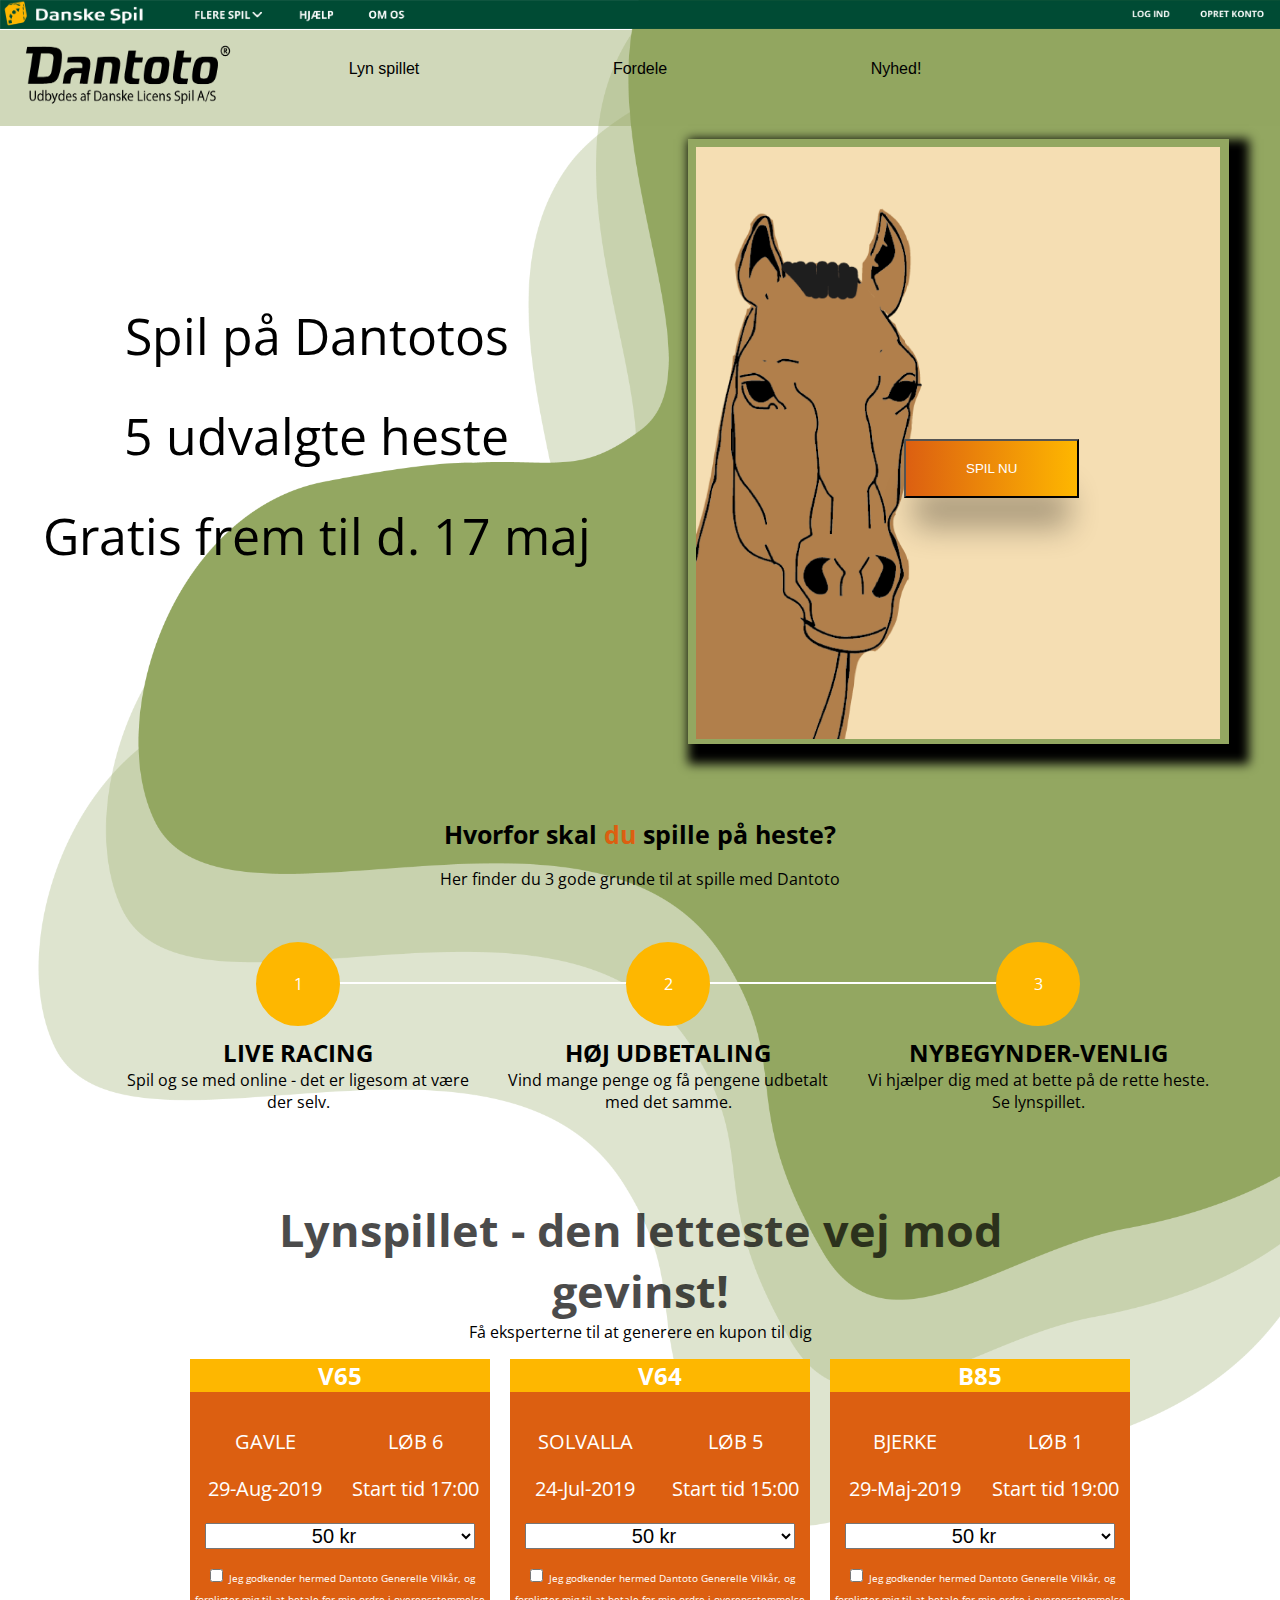
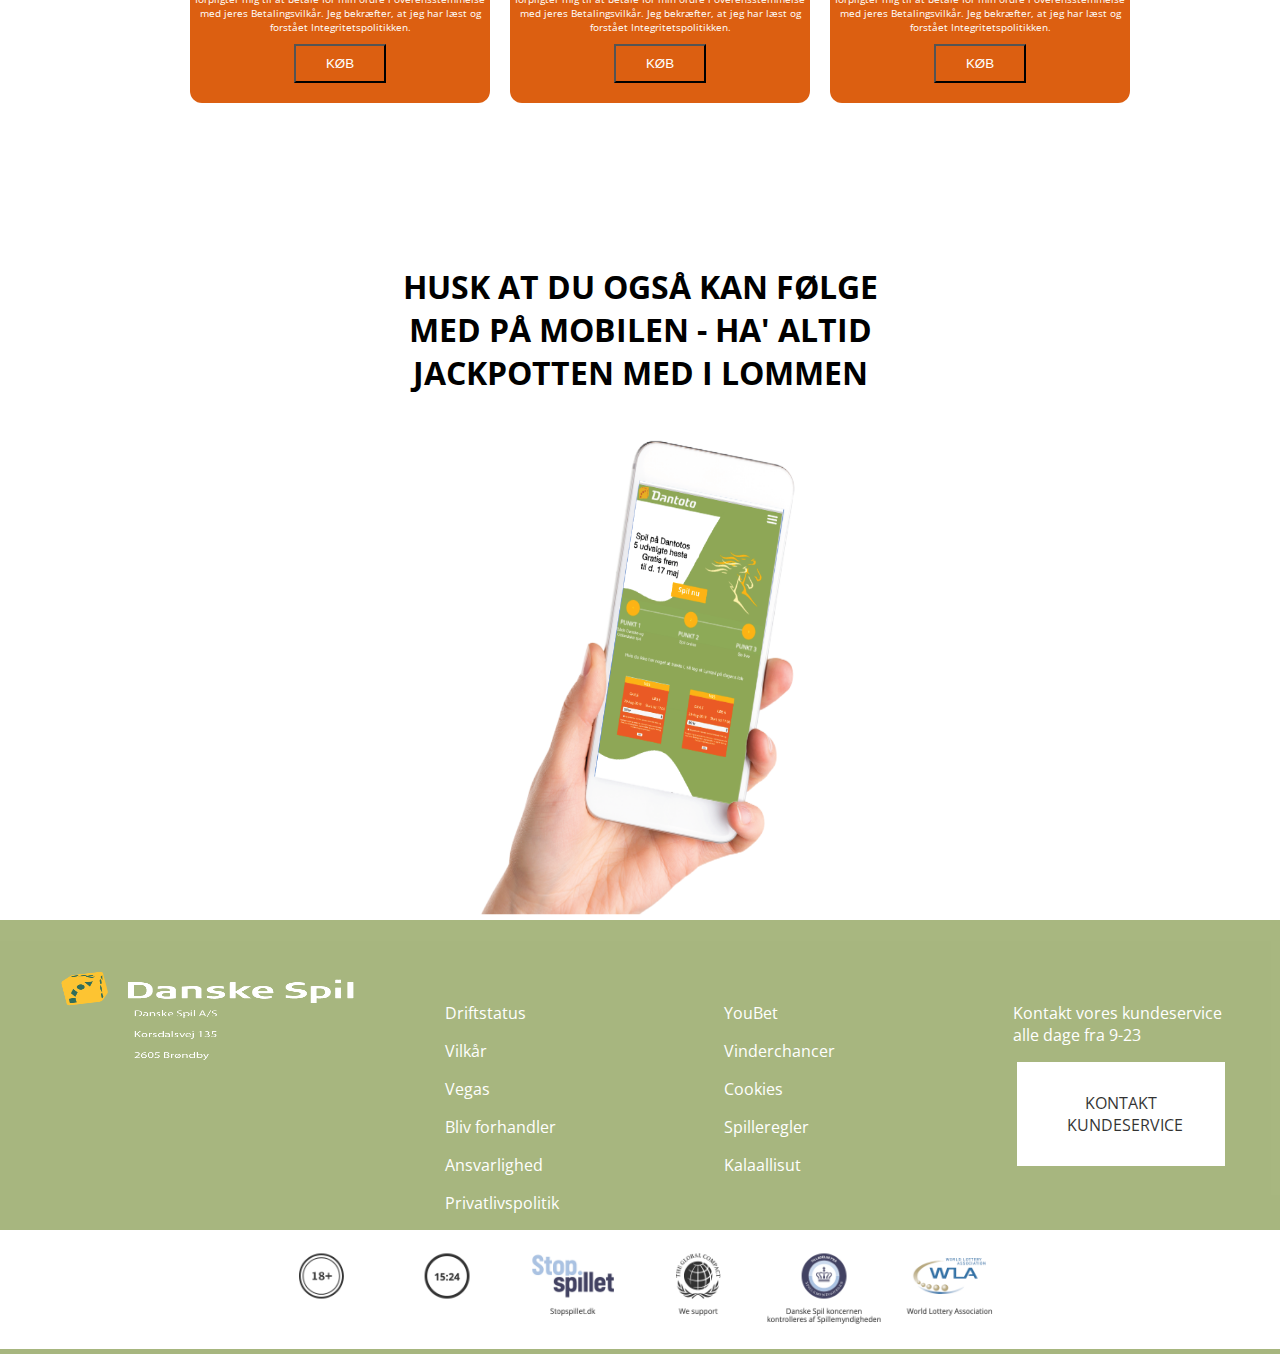
<file: index.html>
<!DOCTYPE html>
<html lang="en">
  <head>
    <meta charset="UTF-8" />
    <meta name="viewport" content="width=device-width, initial-scale=1.0" />
    <meta http-equiv="X-UA-Compatible" content="ie=edge" />

    <!-- TITEL OG BESKRIVELSE  -->
    <title>Gallopperiet by Dantoto</title>
    <meta
      name="description"
      content="Få et gratis spil på heste eller køb lynspillet."
    />
    <!-- FONT  -->
    <link
      href="https://fonts.googleapis.com/css?family=Open+Sans&display=swap"
      rel="stylesheet"
    />

    

    
    <!-- STYLE  -->
    <link rel="stylesheet" href="style/output.css" />
  </head>
  <body>
      <div class="burgermenu">
          <a href="index.html"><img class="nav_burger_logo" src="img/logo-01.png" alt="nav_logo"></a>
          <div class="burger">
              <div class="bar1"></div>
              <div class="bar2"></div>
              <div class="bar3"></div>
          </div>
      </div>
    
    <header class="mobil">
          <!--Navigationsbaren på laptop-->
          <nav class="mobil_nav">
              <ul>
    
                  <li> <a href="#opdeling">Lyn spillet</a></li>
    
                  <li> <a href="#progressbar"> Fordele</a></li>
    
                  <li>  <a href="#nyhed">Nyhed!</a></li>
    
    
    
               </ul>
          </nav>
      </header>
    
    
    <header class="desktop">
          <!--Navigationsbaren på laptop-->
           <nav class="topnav">
               <img src="img/top_nav-01.png">

           </nav>
            <nav class="desktop_nav">
    
     <ul>
    
      <li class="billede_li"><a href="#"><img class="nav_logo" src="img/logo-01.png" alt="nav_logo"></a>
    
    
    <li class="links">  <a href="#opdeling">Lyn spillet</a></li>
    
    
    
    <li class="links">    <a href="#progressbar"> Fordele</a></li>
    
    <li class="links">       <a href="#nyhed">Nyhed!</a></li>
    
              </ul>
    
    
    
    
      </nav>
    
      </header>

  

          <!-- INDHOLD  -->

          <main>
    
      <aside>
        <p class="hint">
          Spil på Dantotos <br />
          5 udvalgte heste <br />

          Gratis frem til d. 17 maj
        </p>
      </aside>
     
        <aside class="sidebar-right">

         <object width="100%" height="600px;" data="forsiden_spil.html">

          <object width="100%" height="600px;" data="scene_1.html"> </object>
            <object width="100%" height="600px" data="rangliste.html"></object>
            <object width="100%" height="600px" data="hest.html"></object>
            <object width="100%" height="600px" data="goal.html"></object>
            <object width="100%" height="600px" data="banen.html"></object>
          </object>
        </aside>
      </main>


   
  


    </div>

<div class="fordele">
  <br>
  <br>


    <h1>Hvorfor skal <span>du</span> spille på heste?</h1>
    <p>Her finder du 3 gode grunde til at spille med Dantoto</p>
  </div>
    <div class="allcontent">
      <!-- PROGRESS BAR -->
      <div class="container">
        <ul id="progressbar">
          <li>
            <h1>LIVE RACING</h1>
            <p> 
              Spil og se med online - det er ligesom at være der selv.
            </p>

          </li>
          <li>
            <h1>HØJ UDBETALING</h1>
            <p>
              Vind mange penge og få pengene udbetalt med det samme.
            </p>
          </li>

          <li>
            <h1>NYBEGYNDER-VENLIG</h1>
            <p>
              Vi hjælper dig med at bette på de rette heste. Se lynspillet.
            </p>
          </li>
        </ul>
      </div>




     

        <h1 class="infomation_lynspil" >
         

              Lynspillet - den letteste vej mod gevinst!
         
           </h1>

       <p class="lynspiltxt">Få eksperterne til at generere en kupon til dig

          </p>

            <!-- LIVE STREAMING & LYN SPILLET -->
      <section id="opdeling">
        <div class="lynspil">
    
          <form class="lynspillet">
              <h1>V65</h1>
  
              <div class="row">
                  <div class="column">
                  <p>GAVLE</p>
                  <p>29-Aug-2019</p>
                  </div>
                  <div class="column">
                      <p>LØB 6</p>
                      <p>Start tid 17:00</p>
                  </div>
                </div>
            
     
  
            <select type="text" class="amount" value="Vælg beløb">
              <option value="50 kr">50 kr</option
              ><option value="100 kr">100 kr</option
              ><option value="150 kr">150 kr</option
              ><option value="200 kr">200 kr</option
              ><option value="300 kr">300 kr</option
              ><option value="400 kr">400 kr</option
              ><option value="500 kr">500 kr</option
              ><option value="750 kr">750 kr</option
              ><option value="1000 kr">1000 kr</option
              ><option value="1500 kr">1500 kr</option>
            </select>
  
            <div class="ui checkbox">
              <input type="checkbox" name="checkbox" class="checkbox" />
              <label
                >Jeg godkender hermed Dantoto Generelle Vilkår, og forpligter mig
                til at betale for min ordre i overensstemmelse med jeres
                Betalingsvilkår. Jeg bekræfter, at jeg har læst og forstået
                Integritetspolitikken.</label
              >
            </div>
            <button onclick="OBS()">KØB</button>
   
          </form>
        </div>

        <div class="lynspil" id="mobilGone1">
          <form class="lynspillet">
              <h1>V64</h1>
  
              <div class="row">
                  <div class="column">
                  <p>SOLVALLA</p>
                  <p>24-Jul-2019</p>
                  </div>
                  <div class="column">
                      <p>LØB 5</p>
                      <p>Start tid 15:00</p>
                  </div>
                </div>
            
     
  
            <select type="text" class="amount" value="Vælg beløb">
              <option value="50 kr">50 kr</option
              ><option value="100 kr">100 kr</option
              ><option value="150 kr">150 kr</option
              ><option value="200 kr">200 kr</option
              ><option value="300 kr">300 kr</option
              ><option value="400 kr">400 kr</option
              ><option value="500 kr">500 kr</option
              ><option value="750 kr">750 kr</option
              ><option value="1000 kr">1000 kr</option
              ><option value="1500 kr">1500 kr</option>
            </select>
  
            <div class="ui checkbox">
              <input type="checkbox" name="checkbox" class="checkbox" />
              <label
                >Jeg godkender hermed Dantoto Generelle Vilkår, og forpligter mig
                til at betale for min ordre i overensstemmelse med jeres
                Betalingsvilkår. Jeg bekræfter, at jeg har læst og forstået
                Integritetspolitikken.</label
              >
            </div>
            <button onclick="OBS()">KØB</button>
   
          </form>
        </div>
   
        <div class="lynspil" id="mobilGone2">
    
          <form class="lynspillet">
              <h1>B85</h1>
  
              <div class="row">
                  <div class="column">
                  <p>BJERKE</p>
                  <p>29-Maj-2019</p>
                  </div>
                  <div class="column">
                      <p>LØB 1</p>
                      <p>Start tid 19:00</p>
                  </div>
                </div>
            
     
  
            <select type="text" class="amount" value="Vælg beløb">
              <option value="50 kr">50 kr</option
              ><option value="100 kr">100 kr</option
              ><option value="150 kr">150 kr</option
              ><option value="200 kr">200 kr</option
              ><option value="300 kr">300 kr</option
              ><option value="400 kr">400 kr</option
              ><option value="500 kr">500 kr</option
              ><option value="750 kr">750 kr</option
              ><option value="1000 kr">1000 kr</option
              ><option value="1500 kr">1500 kr</option>
            </select>
  
            <div class="ui checkbox">
              <input type="checkbox" name="checkbox" class="checkbox" />
              <label
                >Jeg godkender hermed Dantoto Generelle Vilkår, og forpligter mig
                til at betale for min ordre i overensstemmelse med jeres
                Betalingsvilkår. Jeg bekræfter, at jeg har læst og forstået
                Integritetspolitikken.</label
              >
            </div>
            <button onclick="OBS()">KØB</button>
          </form>
        </div>

  
      </section>

    </div>


      
        <!-- VIDEO -->
<section id="nyhed">
    
        
            <h1 class="mobil_version"> HUSK AT DU OGSÅ KAN FØLGE MED PÅ MOBILEN - HA' ALTID JACKPOTTEN MED I LOMMEN</h1>
       
        
            <img width="100%" height="500px"src="img/telefonen.png">
      


    
      </section>



        

 

      <footer>
          <section id="footer">
              <section id="tider">

               <p> <img src="img/footer_logo-01.png" alt="Logo"></p>
               




      
          
      
              </section>
              
      
              <section id="adresse">
         <br>
         <br>
         <br>

                  <p>Driftstatus</p>
                  <p>Vilkår</p>
                  <p>Vegas</p>
                  <p>Bliv forhandler</p>
                  <p>Ansvarlighed</p>
                  <p>Privatlivspolitik</p>
              </section>
      
              <section id="kontakt">
            <br>
            <br>
           <br>
                  <p>YouBet</p>
                  <p>Vinderchancer</p>
                  <p>Cookies</p>
                  <p>Spilleregler</p>
                  <p>Kalaallisut</p>
              </section>
      
      
      
              <section id="persondata">
            <br>
            <br>
            <br>
                  <p>Kontakt vores kundeservice alle dage fra 9-23

                    </p>
                    <p class="kundeservice">KONTAKT KUNDESERVICE</p>
              </section>
      
      
      
          </section>

          <img src="img/footer.png">
      </footer>



    <!-- SCRIPT  -->
    
  
    <script src="javascript/javascript.js"></script>




  </body>
  
</html>
</file>
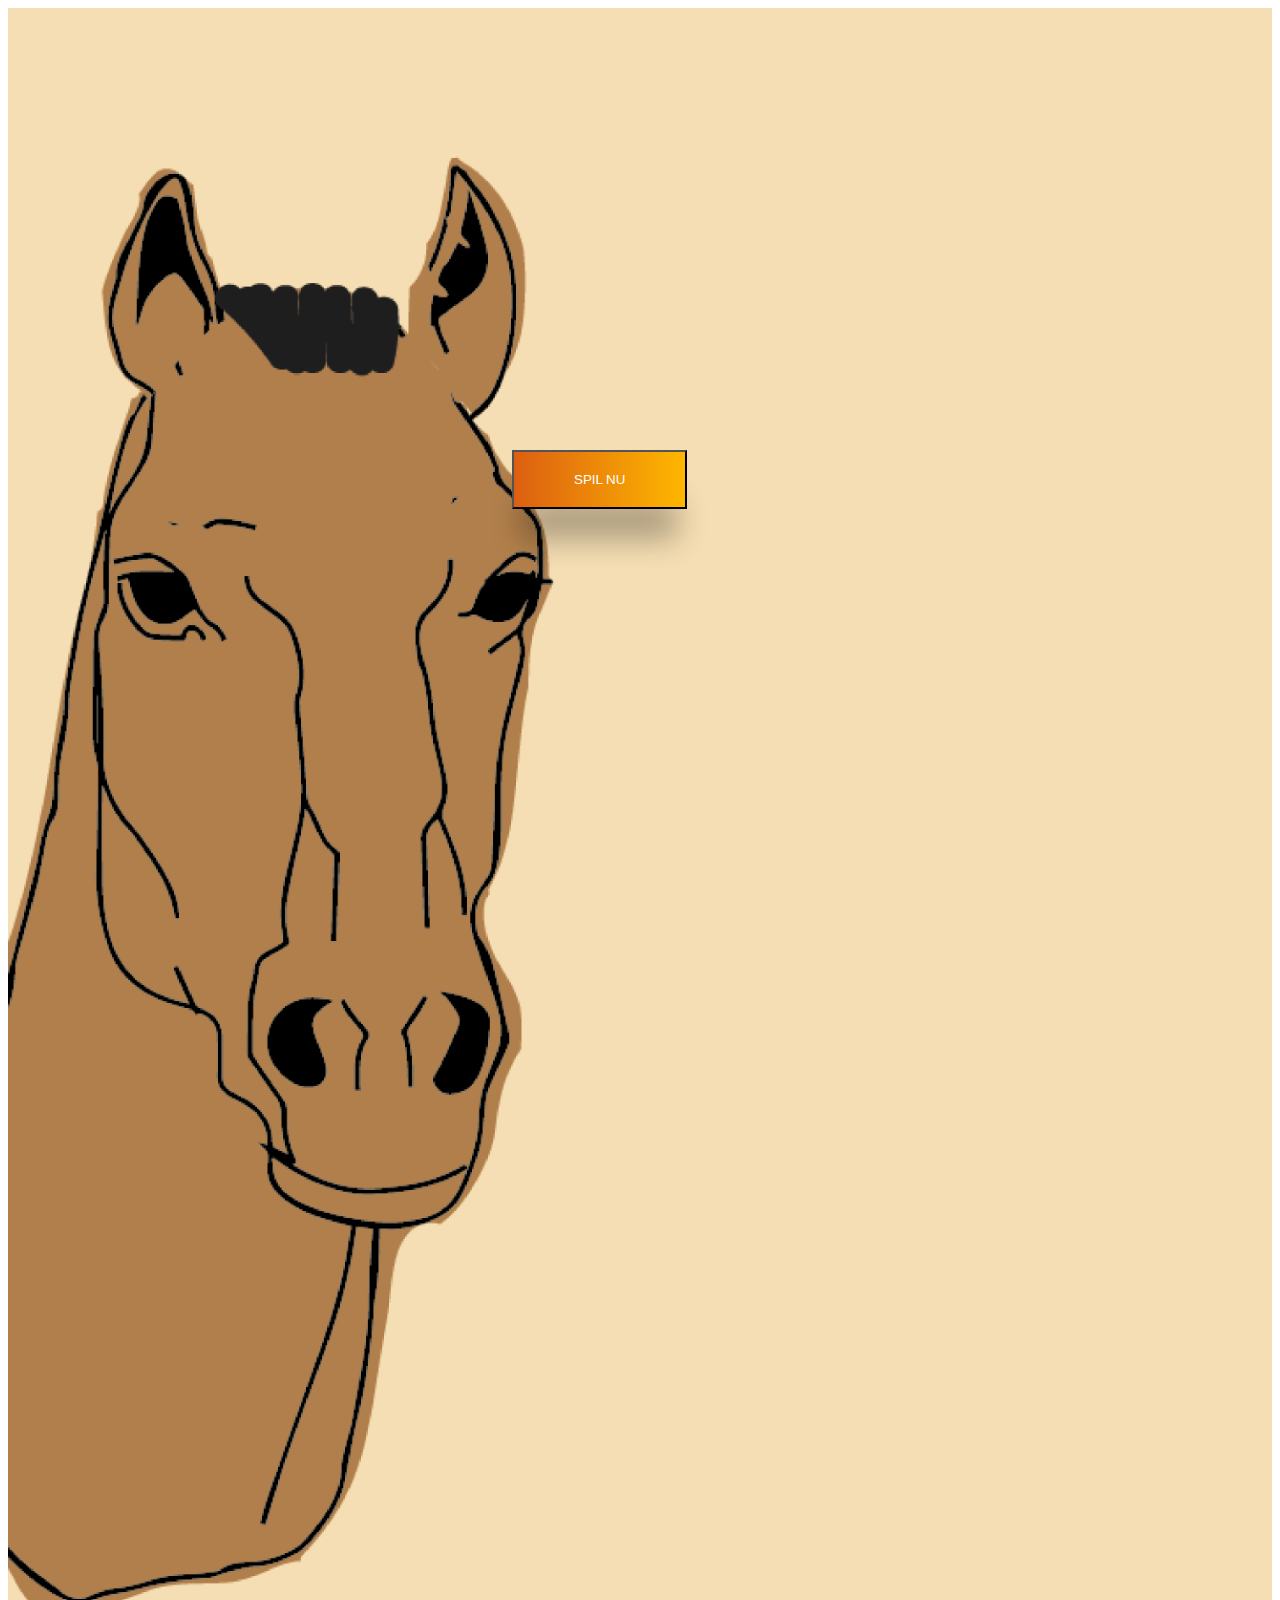
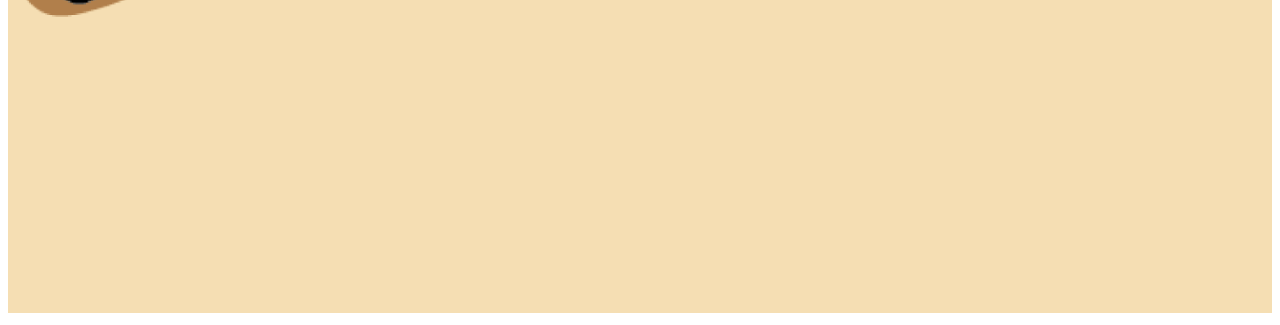
<file: forsiden_spil.html>
<!DOCTYPE html>
<html lang="en">
  <head>
    <meta charset="UTF-8" />
    <meta name="viewport" content="width=device-width, initial-scale=1.0" />
    <meta http-equiv="X-UA-Compatible" content="ie=edge" />
    <!-- TITEL OG BESKRIVELSE  -->
    <title>Velkommen til Gallopperiet</title>
    <meta
      name="description"
      content="Spil hestevæddeløb nu. Lav din egen vinderkupon."
    />
    <!-- FONT  -->
    <link
      href="https://fonts.googleapis.com/css?family=Open+Sans&display=swap"
      rel="stylesheet"
    />
    <!-- STYLE  -->
    <link rel="stylesheet" href="style/forsiden.spil.css" />
  </head>
  <body>

     <div class="row">
     <div class="column">


<img id="stretch" src="img/forsiden-spil-01.png" width="100%" height="auto" />
          </div>

          <div class="column">
<a href="scene_1.html">
<button class="e-button">Spil Nu</button></a>
  </div>

  </div>

  </body>

</html>
</file>
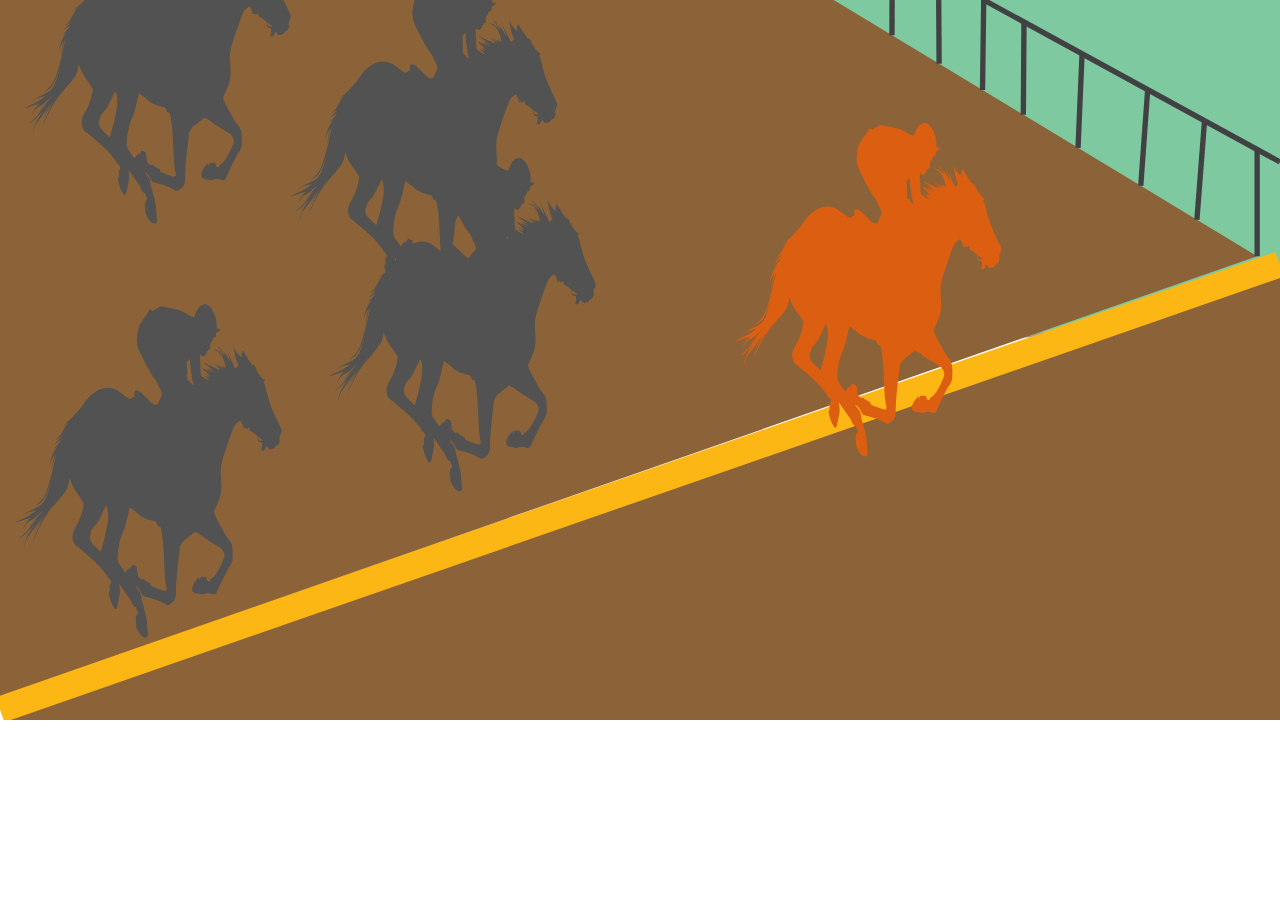
<file: goal.html>
<!DOCTYPE html>
<html lang="en">
  <head>
    <meta charset="UTF-8" />
    <meta name="viewport" content="width=device-width, initial-scale=1.0" />
    <meta http-equiv="X-UA-Compatible" content="ie=edge" />
    <!-- TITEL OG BESKRIVELSE  -->
    <title>Din score i Gallopperiet</title>
    <meta
      name="description"
      content="Vil du vinde penge? Spil på hestevæddeløb hos Dantoto"
    />
    <!-- FONT  -->
    <link
      href="https://fonts.googleapis.com/css?family=Open+Sans&display=swap"
      rel="stylesheet"
    />
    <!-- STYLE  -->
    <link rel="stylesheet" href="style/outputGoal.css" />
  </head>

  <body>
    <!-- LYDE -->
    <audio autoplay>
      <source src="lyde/flash.mp3" type="audio/mpeg" />
    </audio>
    <svg
      id="Layer_1"
      data-name="Layer 1"
      xmlns="http://www.w3.org/2000/svg"
      width="1920"
      height="1080"
      viewBox="0 0 1920 1080"
    >
      <defs></defs>
      <title>mållinje</title>
      <rect
        class="cls-1"
        x="926.43"
        y="-201.69"
        width="1427.13"
        height="703.9"
      />
      <line class="cls-2" x1="1920" y1="398.08" y2="1064.3" />
      <polygon
        class="cls-3"
        points="-39.92 1099.54 1958.58 403.54 1936.71 1123.4 -39.92 1099.54"
      />
      <polygon
        class="cls-3"
        points="0 1043.57 0 -39.14 1222.38 -17.12 1885.72 384.35 0 1043.57"
      />
      <line class="cls-4" x1="1338.13" x2="1337.93" y2="52.82" />
      <line class="cls-4" x1="1408.06" x2="1408.66" y2="95.63" />
      <line class="cls-4" x1="1475.57" x2="1473.78" y2="135.04" />
      <line class="cls-5" x1="1475.57" x2="1920" y2="242.99" />
      <line class="cls-4" x1="1535.96" y1="33.02" x2="1534.99" y2="172.08" />
      <line class="cls-4" x1="1623.09" y1="80.66" x2="1617.06" y2="221.75" />
      <line class="cls-6" x1="1721.54" y1="134.48" x2="1711.15" y2="278.7" />
      <line class="cls-6" x1="1806.81" y1="181.11" x2="1795.36" y2="329.66" />
      <line class="cls-6" x1="1885.72" y1="224.25" x2="1885.72" y2="384.35" />
      <path
        class="cls-7"
        id="vinder"
        d="M1392.15,298a31.53,31.53,0,0,1-4.55-2,54.13,54.13,0,0,1-5.91-4.26,2.19,2.19,0,0,1-.5-1.25c-.3-2.85-.6-5.71-.79-8.59-.1-1.51.08-3.08,0-4.62-.06-1.81-.21-3.62-.34-5.42,0-.24-.12-.46-.14-.71-.31-4-.52-8,.71-11.87.34.52.64,1,1,1.44,1.74,2.52,3.44,2.53,5.19.08.3-.42.66-.86,1-.94,1.24-.29,1.68-1.82,1.81-3.7.1-1.33.47-1.76,1.12-1.62s1-.29,1.23-1.46a1,1,0,0,1,.57-.66c.32-.08.66.1,1,.08,1-.07,1.37-.74,1.43-2.46s.11-3.59.09-5.38a3.39,3.39,0,0,1,.71-2.51,15.46,15.46,0,0,0,3.64-7.17c.09-.36.46-.49.7-.71,0,0,.11,0,.16,0,2.64.7,3.4-1.25,3.52-6.08,0-.35,0-.69,0-1.08,1.11-.62,2.22-1.2,3.32-1.86a7.12,7.12,0,0,0,3.22-3.25l-5.8-1c0-2.41.08-4.56,0-6.68a41.76,41.76,0,0,0-5.93-20.45c-2.61-4.24-5.5-7.58-9-9l-1.11-.48h-2.84a33.84,33.84,0,0,0-3.38,1.39c-4.22,2.26-7.29,7.21-9.75,13.57-.44,1.15-.89,2.29-1.3,3.48-.26.79-.54,1-1.08.89a34.4,34.4,0,0,1-11.38-5.52,32.82,32.82,0,0,0-9.45-4.55c-8.12-2.71-16.32-4.13-24.52-5.55a10.72,10.72,0,0,0-8.52,1.7c-2.41,1.71-5,2.52-7.32,4.84-.19.19-.53.1-.75-.07a9.48,9.48,0,0,1-1.63-1.5c-1-1.28-2.07-1-3,.15A8.72,8.72,0,0,0,1302,196a13.68,13.68,0,0,1-3.77,5.92,17.74,17.74,0,0,0-4.63,6.68,8.85,8.85,0,0,1-1.85,2.72c-2.19,2.23-3.67,5.54-4.47,9.72-.84,4.42-1.7,8.89-2.18,13.46a36.45,36.45,0,0,0,2.68,18.28c1.27,3,2.61,5.84,4,8.59,5.21,10.18,10.35,20.49,16.17,29.59,1.52,2.39,3.23,4.39,4.8,6.69a36.56,36.56,0,0,1,2.87,4.89c.94,2,1.65,4.28,2.55,6.3a27.44,27.44,0,0,0,1.88,3.08,4.56,4.56,0,0,1,.4.86c.09.24.08.66.19.81,1.22,1.55,1.19,4.16,1.67,6.33a2.9,2.9,0,0,1-.13,1.5c-2,4.21-4,8.36-5.9,12.58-.34.72-.66,1-1.18,1m.89-.53c3,0,6,1,9,0,22.43-12.68,43-29.16,67.16-36.46m-77.05,37c-4.12.63-7.7-2-11.21-5.52-4.41-4.49-8.91-8.73-13.43-12.89a8.54,8.54,0,0,0-6.17-2.66c-2.59.13-3.67,2.93-2.79,7.3.1.51.21,1,.37,1.73a10.71,10.71,0,0,0-1.52.61c-1.53.85-3.07,1.67-4.57,2.69a1.43,1.43,0,0,1-1.57.2c-5-2.24-9.61-6.14-14.32-9.65-3.88-2.89-7.83-5.3-12-6.25a31.83,31.83,0,0,0-13.87.24c-10.37,2.27-19.42,10.13-27.69,21.25-2.11,2.84-4,6.14-6.23,8.76-3.92,4.69-7.92,9.21-12,13.43-2.62,2.7-5.5,4.54-8.16,7.12a62.16,62.16,0,0,0-4.69,5.87,2.53,2.53,0,0,0-.6,1.16c2.39-3.12,4.81-6,7.7-7.45-.23.31-.45.64-.68.93a48.91,48.91,0,0,0-6.57,10.54,41.19,41.19,0,0,1-8.72,12.57c-.82.81-1.64,1.65-2.46,2.48,0,.14.08.29.11.44l8.63-6.62c-3.64,5.42-7.69,9.24-11.47,13.83,3.89-2.94,7.85-5.62,11.48-9.71-.91,1.53-1.78,3.15-2.73,4.58s-2,2.8-3.07,4.11-2.09,2.45-3.14,3.68-2.12,2.53-3.14,4l5.41-3.92c-6,6.82-9.62,16.82-12.43,28.08,1.24-2.88,2.45-5.79,3.72-8.62a22.63,22.63,0,0,1,4.71-6.8c-3,7-4,15.21-4.58,23.71,1.75-9.05,3.14-18.4,6.79-25.87-.28,1.21-.57,2.42-.84,3.64-2.12,9.22-4.09,18.55-6.39,27.62-1.76,7-3.87,13.69-5.94,20.41-3.47,11.29-8.6,19.29-15.23,24.21a47,47,0,0,0-4.31,3.6,4.2,4.2,0,0,0,.55-.22c2.11-1.24,4.23-2.42,6.32-3.74,5.31-3.36,9.16-10,12.26-18.15,1.66-4.37,3.26-8.81,4.89-13.22a4.82,4.82,0,0,1,.66-1.39c-.11.43-.2.88-.33,1.28-1.86,6-3.69,11.94-5.61,17.84-3,9.26-7.45,15.17-13.19,17.92-5.25,2.52-10.51,5-15.76,7.5a21.7,21.7,0,0,0-8.35,6.84c.24-.07.34-.05.4-.12,4.11-4.36,8.64-6.06,13.31-7,2.32-.47,4.61-1.29,6.91-2a1.59,1.59,0,0,1,.84-.05c-5.13,3.81-10.24,7.67-15.57,10.39s-10.78,5-16.11,7.49a19.93,19.93,0,0,0,2,0,10.79,10.79,0,0,0,2.24-.42c4-1.37,8.06-2.83,12.09-4.17,2-.67,4.11-1.15,6.39-1.78a35.71,35.71,0,0,0-4.28,3.72,29.5,29.5,0,0,0-3.63,5.43c-1.06,2-1.89,4.35-2.82,6.55.1.15.2.3.29.45.94-1.78,1.85-3.62,2.83-5.33,1.88-3.28,4.1-5.41,6.68-6.34,3.32-1.21,6.37-3.75,9.38-6.42s6.3-5.67,9.45-8.52c.23-.2.47-.38.88-.72-3.58,4.12-7,7.88-10.37,12s-6.5,8.53-9.73,12.82l.12.32,11.1-13.36.2.52c-4.3,5.35-8.55,10.82-12.9,16s-9.09,9.14-13.81,13.14a38.57,38.57,0,0,0,11.37-8.35c3.57-3.61,7.1-7.32,10.71-10.83-1.56,2.18-3.15,4.3-4.68,6.53a74.35,74.35,0,0,0-7.5,13.57,33.46,33.46,0,0,0-2.68,10.34,22.8,22.8,0,0,0,0,2.62,28.69,28.69,0,0,1,4.26-13.83,67.4,67.4,0,0,1,4.54-6.33c6.24-7.77,12.2-16.19,18.07-24.81a2.72,2.72,0,0,1,.69-.77c-4.25,7.39-8.65,14.51-11.72,23.77,4.53-10,10.05-18.24,15.34-26.88-6.7,13.1-13.46,26.11-19,41,3.15-6.7,6.2-13.58,9.49-20.06s6.75-12.87,10.37-18.83,7.53-11.31,11.32-16.93c0,.1.1.2.14.3l-9.63,15.52.16.33,3.3-5.31a122,122,0,0,1,13.47-17.29c3.48-3.9,6.89-8.06,10.16-12.51,3.74-5.08,6.43-11.58,7-20.83.32.76.49,1.1.61,1.49a72.62,72.62,0,0,0,12.93,24c2.65,3.31,5,7.52,7.39,11.39a3.4,3.4,0,0,1,.17,1.59,71.43,71.43,0,0,1-6.93,25c-2.29,4.62-4.59,9.25-7.08,13.52-4.59,7.91-3,19.2,2,23.56,2.26,2,4.67,3.46,7,5.39,10.06,8.51,20.25,16.58,29.77,27,3.15,3.44,6.12,7.42,9.13,11.26a26,26,0,0,1,2.25,3.76,5.35,5.35,0,0,0,2.37,2.6c1.37.6,2.07,2.74,2.88,4.51a2,2,0,0,1-.49,2.21c-1.47,1.12-1.67,3.46-1.73,5.82,0,2,.1,4,.16,6-.3.11-.95,0-1.09.49A10.44,10.44,0,0,0,1243,618a11.18,11.18,0,0,0,.32,2.32c1.6,7.27,3.74,13.92,7.12,19.06,2.26,3.44,3.78,3.11,5-1.77,1.29-5.06,2.17-10.45,3.34-15.61a35.89,35.89,0,0,0,.28-12.19c-.2-1.85-.28-3.75-.43-5.79a2.49,2.49,0,0,1,.4.34c5.3,7.65,10.63,15.26,15.89,23a47.53,47.53,0,0,1,2.81,5.67c1.23,2.56,2.39,5.17,4.49,5.69,1.29.31,2.16,2.21,2.87,4.08.57,1.52,1,3.21,1.52,4.92-.45.57-.83,1.07-1.22,1.53-1.84,2.19-2.41,5.32-2,9.1.09,1,.28,2,.41,3a14.17,14.17,0,0,1,.11,3.87,9.57,9.57,0,0,0,.52,4.34,56.06,56.06,0,0,0,3.88,7.54c2.47,4,5.38,6.48,8.69,7.34h2l.78-.42c1.29-.71,1.71-1.84,1.53-4.21q-.9-12-1.84-24a7.73,7.73,0,0,0-.16-1c-.74-3.17-1.45-6.36-2.25-9.48s-1.57-6.05-2.47-9a71.8,71.8,0,0,1-3.51-15.89,6.93,6.93,0,0,0-1.54-3.91c-2.29-3-4.55-6.05-6.82-9.1a3.22,3.22,0,0,1-.45-.83,16.8,16.8,0,0,1,6.1,5.56c1.67,2.47,3.21,5.23,4.76,7.94a4.71,4.71,0,0,0,3.15,2.66c9.16,1.67,18.15,5,27.07,9a30.6,30.6,0,0,1,4.64,2.82,4.63,4.63,0,0,0,5.69.18c1.84-1.27,3.65-2.63,5.43-4.13,3.11-2.62,4.55-7.36,4.48-13.29-.14-11.18,1-22.07,2-33,.82-9.1,2-18.1,3-27.15.14-1.27.31-2.56.33-3.84a18.23,18.23,0,0,1,3.41-10.33c2.12-3.24,4.69-5.12,7.19-7.14,4.07-3.3,8.17-6.5,12.26-9.68a1.17,1.17,0,0,1,1.2-.16c2,.92,4,1.93,5.92,2.93a5.8,5.8,0,0,1,1.33.84c7.1,6.41,14.64,10.63,22.17,15,2.64,1.52,5.2,3.54,7.87,4.79,2.45,1.14,3.91,4.13,5.32,7.43a10.77,10.77,0,0,1,.1,8,107.65,107.65,0,0,1-8.22,18,46.62,46.62,0,0,1-7.51,10.59,14.42,14.42,0,0,1-3.31,2.36c-1.16.63-2.21,1.28-2.12,4.17a14.32,14.32,0,0,1-3.15-.46c-.46-.16-.93-1-1.25-1.69-.45-1-.7-2.27-1.14-3.29-.71-1.63-1.52-1.87-2.58-1.09-.81.59-1.65,1.35-2.42-.25a.5.5,0,0,0-.55-.2,11.08,11.08,0,0,0-2.3.58c-1.16.48-1.44,1.05-2.29,4.1l-1-.4c.13-.77.29-1.45.35-2.15.08-1-.27-1.53-.74-1-3.15,3.57-6.41,6.93-8.59,12.59-1.91,4.95-.86,9.45,2.47,10.38a65.14,65.14,0,0,0,7.29,1.2,4.43,4.43,0,0,1,1.32.34,6.27,6.27,0,0,0,4.69.33,29.07,29.07,0,0,1,6.84-1.39c2.15,0,4.29.73,6.44,1.17a18.42,18.42,0,0,1,1.88.57c2.1.65,3.82-.59,5.06-3.61,4.68-11.34,10.16-21.42,15.38-31.9.49-1,1-2,1.48-2.85a21.43,21.43,0,0,1,1.82-2.58c2.09-2.5,3.49-6.09,4.78-9.83a4,4,0,0,0,.15-1.29c0-3.14,0-6.28.12-9.41a55.81,55.81,0,0,0-.65-10.22,18.45,18.45,0,0,0-2.81-7.62,15.71,15.71,0,0,0-1.45-2c-3.61-3.74-6.52-8.92-9.37-14.28-3-5.59-6-11-9.08-16.52a63.88,63.88,0,0,1-4.54-11.23,2.07,2.07,0,0,1,.22-1.79c2.45-5.62,4.94-11.19,7.33-16.88,3.15-7.46,3.94-16,3.35-25.11-.34-5.2-.56-10.43-.77-15.66a53.92,53.92,0,0,1,2.24-18q7.11-23.58,15.46-45.8c.28-.74.62-1.4.9-2.15,2.53-6.72,6.33-9.77,10.49-11.78.23-.11.6.13.78.45.93,1.64,1.83,3.35,2.7,5.08a4.8,4.8,0,0,1,.27,1.32c.07.63,0,1.3.15,1.91.4,2.5,1.44,3.35,2.7,2.11.44-.43.74-.5,1.18,0,1.34,1.49,2.72,1.53,4.12.25.49-.44,1-.83,1.55-1.3.26,1.5.46,2.81.72,4.08a2.68,2.68,0,0,0,.5,1.09c.41.52.88.88,1.28,1.41.54.73,1.05.91,1.67.27a.58.58,0,0,1,.76,0c2.59,2.23,5.18,4.52,7.77,6.79l.2.22a1.11,1.11,0,0,1,0,.29c-.77,4.62.55,7.77,3.51,8.33a24.25,24.25,0,0,0,2.64.22c.11,2.06.31,4,.28,6a17.79,17.79,0,0,1-.62,3.63c-.25,1.1-.62,2.1-.86,3.22,1.35-1.44,2.07-1.31,3.6.44,1.12-1.75,2.23-3.34,3.25-5.1,1.62-2.78,1.77-3,3.33-.29s3.37,3,5.38,2a6,6,0,0,1,2.61-.63c1.36,0,2.45-.81,3.11-3,.24-.81.56-1.14,1-1.14,2.22,0,3.73-2.51,5.23-5a5.08,5.08,0,0,0,.52-3.16c-.08-.84-.25-1.66-.27-2.49a9.62,9.62,0,0,1,.17-2.73c.86-2.75,1.84-5.4,2.77-8.09V373c-.52-1.41-1-2.92-1.56-4.2-3.53-7.53-7-15-10.65-22.47a127.18,127.18,0,0,1-9-26.26c-1.2-5.08-2.6-10-4-15a17.67,17.67,0,0,0-1.29-3.1,1.4,1.4,0,0,1,0-1.61c.41-.59.83-1.16,1.4-1.95-.69-.7-1.24-1.53-1.87-1.83-2.67-1.29-4.73-4.33-6.77-7.37-1.59-2.36-3.08-4.9-4.58-7.43a4.27,4.27,0,0,1-.54-1.88,3.64,3.64,0,0,0-.82-2.39c-1.15-1.5-2.31-2.8-3.83-2.07-.17.08-.43-.15-.59-.36-2-2.63-3.92-5.24-5.85-7.95-.82-1.17-1.53-2.59-2.31-3.87-1.75-2.84-3.49-5.7-5.26-8.48-.65-1-1.21-.8-1.68.48a17,17,0,0,0-.8,6.17c0,.79.07,1.58.11,2.57-4.87-3.41-8.8-8.8-12.08-15.91.07.39.13.78.2,1.17.74,3.86,1.54,7.7,2.2,11.6a50.7,50.7,0,0,0,4.41,13.77c.22.45.43.91.75,1.55l-4.88,4.49L1419,252.21l-.16.23c1.28,3.29,2.59,6.54,3.81,9.9s2.34,6.74,3.39,10.3c-3.35-5.84-6.43-12.15-10.65-16.52.66,2.27,1.25,4.32,1.83,6.37-3.61-5.74-6.89-12.09-11.33-15.83a102.63,102.63,0,0,1,10.27,17.16c-4.57-6.11-9.27-11.63-15.37-11,.57.23,1.09.45,1.62.65s1.14.4,1.71.64c6,2.48,10.3,9,13,18.92.61,2.32.85,5,1.31,7.72l-5.33-4.35-.06.28,1.7,3.39-7.61-4.39c0,.16-.07.31-.1.47,2,1.9,4.34,2.87,6,6-4-2.24-7.57-6.42-11.41-9.55l8.18,10.69-24.92-11.48-.06.39,15.18,10.74-.06.23-8.07-3.35,0,.3,10.23,7.15c0,.16-.07.32-.1.49-4.11-2.3-8.17-5-12.71-6.14l6,5.65-.09.39c-4-3.46-8-6.9-12.54-7.39A57.45,57.45,0,0,1,1395,293l-8.61-4.75-.09.48c2.71,1.62,5.49,3,7.57,5.81l-8.79-3.3c0,.13,0,.26,0,.39,2.78,1.81,5.76,2.85,8.26,6.07l.71-.21-.71.21c.25.34.51.69.75,1.07-.63-.26-1.26-.5-1.88-.74-24.2,7.3-44.73,23.78-67.16,36.46-3,1-6,0-9,0m44.31-63.56c.93-1.16,1.89-2.23,2.85-3.3s1.25-1,1.43,1.05c.38,4.38.58,8.82,1.05,13.16.34,3.16,1,6.21,1.49,9.31.32,2,.51,4,.91,5.89.48,2.32,1.12,4.53,1.7,6.78.15.56.34,1.09.6,1.89a7,7,0,0,1-1.12-.43,16.17,16.17,0,0,1-5.78-5.35,7.68,7.68,0,0,0-2.2-2c-.53-.39-.79-.86-.73-2a17.28,17.28,0,0,0-.15-3,8.91,8.91,0,0,1,.3-4.14,9.69,9.69,0,0,0,0-2.87c0-1.13-.2-2.25-.24-3.38-.15-3.47-.27-6.95-.38-10.43A2.48,2.48,0,0,1,1360.3,270.93ZM1240.81,514.57a285.43,285.43,0,0,1-9.83,40.14c-.06.17-.13.32-.24.61a7.85,7.85,0,0,1-.82-.58c-3.44-3.21-6.92-6.31-10.3-9.72a24.51,24.51,0,0,1-3.64-5.15,14.15,14.15,0,0,1-.94-10.63c1.32-5,3.14-9.3,6-11.69,3.07-2.61,5.46-6.62,7.71-11,3.17-6.15,6.29-12.39,9.42-18.6.7-1.37,1.38-1.46,1.83.19a54.89,54.89,0,0,1,1.5,7.24A62.54,62.54,0,0,1,1240.81,514.57Zm88.31,99.24c-.16.24-.45.24-.69.27-3.12.39-6.13-.82-9.15-2-3.74-1.4-7.48-2.91-11.22-4.34-1.21-.47-2.24-1.2-2.46-3.77a1.1,1.1,0,0,0-.47-.71c-2.64-1.52-5.28-3-7.92-4.53a3.9,3.9,0,0,1-1.06-1c-.73-1-1.47-1.93-2.43-1.51a9.34,9.34,0,0,0-1.6,1.25,29.29,29.29,0,0,0-2.71-2.18c-2.6-1.66-3.46-5.35-3.76-9.85-.12-1.82-.33-3.65-.62-5.4s-1.07-2.63-2.18-2.88a22.81,22.81,0,0,1-3.76-1.64.59.59,0,0,0-.66.08,7.43,7.43,0,0,0-.83,1.24l-3,5c-.07.12-.2.13-.28.19-.07-.09-.14-.13-.15-.2-.43-2.68-.43-2.68-1.71-1-1.4,1.82-2.78,3.65-4.2,5.41-.21.27-.67.43-.83.21-2.87-3.85-5.71-7.77-8.56-11.68-2.05-2.82-2.82-6.68-2.72-11.18a101.73,101.73,0,0,1,3-23.15,76.38,76.38,0,0,1,5.67-15.79,50.59,50.59,0,0,0,3.72-11.1c1.81-7.5,3.58-15,5.36-22.56l.46-2c.29.24.56.47.82.66,2.69,2,5.41,3.87,8.07,6,2.07,1.65,4.07,3.6,6.11,5.39a14.8,14.8,0,0,0,2,1.56,54.4,54.4,0,0,0,18.27,7,11.14,11.14,0,0,1,4.44,1.57,1.55,1.55,0,0,1,.56.89c.77,4,2.44,5.82,4.68,6,.9.09,1.23.7,1.62,2.18,1.79,6.86,2.51,14.25,3.35,21.54.68,5.93.84,12.07,1.15,18.13.58,11.38,1,22.78,1.69,34.15a85.4,85.4,0,0,0,2.39,15.67A7.29,7.29,0,0,1,1329.12,613.81Zm115.38-248,1.83,2.51C1445.13,369.33,1444.51,368.48,1444.5,365.82Zm28.31,23.52a13.35,13.35,0,0,1-4-.45c-1.79-.6-2.25-2.28-1.72-5.61l6.57,4.65.09.47C1473.42,388.73,1473.11,389.34,1472.81,389.34Z"
      />
      <path
        class="cls-7"
        d="M312.5,570a32.68,32.68,0,0,1-4.55-2,53.08,53.08,0,0,1-5.9-4.26,2.19,2.19,0,0,1-.51-1.25c-.3-2.85-.6-5.71-.79-8.59-.1-1.51.08-3.08,0-4.62-.06-1.81-.21-3.62-.34-5.42,0-.24-.12-.47-.13-.71-.32-4-.53-8,.7-11.87.34.52.64,1,1,1.44,1.74,2.52,3.44,2.52,5.19.08.3-.42.66-.86,1-.94,1.24-.29,1.68-1.82,1.82-3.71.09-1.32.47-1.75,1.11-1.61s1-.29,1.23-1.46a1,1,0,0,1,.57-.66c.32-.08.66.1,1,.08,1-.07,1.37-.74,1.43-2.46s.11-3.59.09-5.38a3.39,3.39,0,0,1,.71-2.51,15.35,15.35,0,0,0,3.64-7.18c.1-.35.46-.49.7-.7,0,0,.11,0,.17,0,2.63.7,3.39-1.25,3.52-6.08v-1.08c1.11-.62,2.23-1.2,3.32-1.86A7.12,7.12,0,0,0,330.7,494l-5.8-1c0-2.41.08-4.56,0-6.68A41.84,41.84,0,0,0,319,465.9c-2.61-4.24-5.5-7.59-9-9-.37-.15-.74-.32-1.11-.48H306a35.92,35.92,0,0,0-3.38,1.39c-4.21,2.26-7.29,7.21-9.75,13.57-.44,1.15-.89,2.29-1.29,3.48-.27.79-.55,1-1.08.89a34.45,34.45,0,0,1-11.39-5.52,32.7,32.7,0,0,0-9.45-4.55c-8.12-2.71-16.32-4.14-24.52-5.55a10.72,10.72,0,0,0-8.52,1.7c-2.41,1.71-5,2.52-7.32,4.84-.18.19-.53.1-.75-.07a9.86,9.86,0,0,1-1.63-1.5c-1-1.28-2.07-1-3,.15a8.56,8.56,0,0,0-1.55,2.64,13.76,13.76,0,0,1-3.78,5.93,17.66,17.66,0,0,0-4.63,6.68,8.52,8.52,0,0,1-1.85,2.72c-2.19,2.23-3.67,5.54-4.46,9.72-.85,4.42-1.7,8.89-2.19,13.46a36.5,36.5,0,0,0,2.68,18.27c1.27,3,2.61,5.85,4,8.6,5.21,10.18,10.36,20.49,16.17,29.59,1.52,2.39,3.23,4.39,4.8,6.69a37.7,37.7,0,0,1,2.88,4.89c.93,2,1.64,4.28,2.54,6.29a25.75,25.75,0,0,0,1.88,3.08,5,5,0,0,1,.4.87c.09.24.08.66.19.81,1.22,1.55,1.19,4.16,1.67,6.32a2.94,2.94,0,0,1-.13,1.51c-2,4.21-3.95,8.36-5.9,12.58-.34.72-.66,1-1.18,1m.89-.53c3,0,6,1,9,0,22.43-12.68,43-29.16,67.16-36.46m-77.05,37c-4.12.63-7.7-2-11.21-5.52-4.41-4.49-8.91-8.73-13.43-12.89a8.54,8.54,0,0,0-6.17-2.66c-2.59.13-3.67,2.92-2.79,7.3.1.51.21,1,.37,1.73a12,12,0,0,0-1.52.6c-1.53.86-3.07,1.68-4.56,2.7a1.45,1.45,0,0,1-1.58.2c-5-2.24-9.61-6.14-14.32-9.65-3.88-2.89-7.83-5.3-12-6.25a31.68,31.68,0,0,0-13.87.24C144,585.06,134.92,592.92,126.65,604c-2.11,2.83-4,6.14-6.23,8.75-3.92,4.7-7.92,9.22-12,13.44-2.62,2.7-5.5,4.54-8.15,7.12a60.66,60.66,0,0,0-4.7,5.87,2.53,2.53,0,0,0-.6,1.16c2.39-3.12,4.81-6,7.7-7.45-.23.31-.45.64-.68.93a48.91,48.91,0,0,0-6.57,10.54A41.19,41.19,0,0,1,86.7,657c-.82.8-1.64,1.65-2.46,2.48,0,.14.08.29.11.43L93,653.27c-3.64,5.42-7.69,9.24-11.46,13.83,3.88-2.94,7.84-5.62,11.47-9.72-.91,1.54-1.77,3.16-2.73,4.59s-2,2.8-3.07,4.11-2.09,2.45-3.14,3.68-2.12,2.53-3.14,4l5.41-3.93c-6,6.83-9.62,16.83-12.42,28.09,1.23-2.88,2.45-5.79,3.71-8.62a22.63,22.63,0,0,1,4.71-6.8c-3,7-4,15.2-4.57,23.71,1.74-9.05,3.14-18.4,6.78-25.87L83.69,684c-2.12,9.22-4.09,18.55-6.39,27.62-1.76,7-3.87,13.69-5.94,20.4-3.47,11.3-8.6,19.3-15.23,24.22a47,47,0,0,0-4.31,3.6,3.22,3.22,0,0,0,.55-.23c2.11-1.23,4.23-2.41,6.32-3.74,5.31-3.36,9.16-10,12.26-18.14,1.66-4.37,3.26-8.81,4.89-13.22a5.1,5.1,0,0,1,.66-1.39c-.11.43-.2.87-.32,1.28-1.87,5.95-3.7,11.94-5.62,17.84-3,9.26-7.45,15.17-13.19,17.92-5.25,2.52-10.51,5-15.76,7.5a21.77,21.77,0,0,0-8.35,6.84c.24-.07.34-.05.41-.12,4.1-4.36,8.63-6.06,13.3-7,2.32-.48,4.61-1.29,6.91-2a1.59,1.59,0,0,1,.84-.05c-5.12,3.81-10.24,7.67-15.57,10.39s-10.78,5-16.11,7.49a20.28,20.28,0,0,0,2.05,0,9.64,9.64,0,0,0,2.23-.42c4-1.36,8.06-2.82,12.09-4.16,2.05-.68,4.11-1.15,6.39-1.78a35.71,35.71,0,0,0-4.28,3.72,30.28,30.28,0,0,0-3.63,5.42c-1.06,2-1.89,4.36-2.81,6.56l.28.45c.94-1.78,1.85-3.62,2.83-5.33,1.88-3.28,4.1-5.41,6.68-6.35,3.32-1.2,6.37-3.75,9.38-6.41,3.17-2.79,6.3-5.68,9.45-8.52.23-.2.47-.38.88-.72-3.58,4.12-7,7.88-10.37,12s-6.49,8.53-9.73,12.82l.12.31L55.7,777.4l.2.52c-4.29,5.35-8.55,10.82-12.9,16s-9.09,9.14-13.81,13.14a38.44,38.44,0,0,0,11.37-8.35c3.57-3.61,7.11-7.32,10.71-10.83-1.56,2.18-3.14,4.3-4.68,6.53A74,74,0,0,0,39.09,808a33.39,33.39,0,0,0-2.68,10.34,22.8,22.8,0,0,0,0,2.62,28.69,28.69,0,0,1,4.26-13.83,70.86,70.86,0,0,1,4.54-6.34c6.24-7.76,12.2-16.18,18.07-24.8a2.88,2.88,0,0,1,.69-.77c-4.25,7.39-8.65,14.51-11.72,23.77,4.53-10,10.05-18.24,15.34-26.88-6.7,13.1-13.45,26.11-19,41,3.15-6.7,6.2-13.58,9.49-20.06s6.75-12.87,10.37-18.83S76,762.87,79.76,757.25l.15.3-9.64,15.52.16.33c1.1-1.77,2.21-3.54,3.3-5.31A122,122,0,0,1,87.2,750.8c3.48-3.9,6.89-8.06,10.16-12.51,3.74-5.08,6.43-11.58,7-20.83.31.76.48,1.1.6,1.49a72.8,72.8,0,0,0,12.93,24c2.65,3.3,5,7.52,7.39,11.39a3.38,3.38,0,0,1,.17,1.59,71.43,71.43,0,0,1-6.93,25c-2.29,4.62-4.59,9.25-7.07,13.52-4.6,7.91-3,19.2,2,23.56,2.26,2,4.67,3.46,6.95,5.39,10.06,8.51,20.25,16.58,29.77,27,3.15,3.44,6.12,7.42,9.13,11.25a26.64,26.64,0,0,1,2.25,3.77,5.35,5.35,0,0,0,2.37,2.6c1.37.6,2.08,2.73,2.88,4.51a2,2,0,0,1-.49,2.21c-1.47,1.12-1.67,3.46-1.73,5.82-.05,2,.1,4.05.16,6.05-.3.11-.95,0-1.09.48a10.55,10.55,0,0,0-.23,2.87,11.9,11.9,0,0,0,.32,2.32c1.61,7.27,3.74,13.92,7.12,19.06,2.26,3.44,3.78,3.11,5-1.77,1.29-5.06,2.17-10.45,3.34-15.61a36.14,36.14,0,0,0,.29-12.19c-.21-1.85-.29-3.75-.44-5.79a2.11,2.11,0,0,1,.4.34c5.3,7.65,10.63,15.26,15.89,23a46.07,46.07,0,0,1,2.81,5.67c1.23,2.56,2.39,5.17,4.49,5.69,1.29.31,2.16,2.21,2.87,4.08.57,1.52,1,3.21,1.52,4.92-.45.57-.83,1.07-1.22,1.53-1.84,2.19-2.41,5.32-2.05,9.1.1,1,.28,2,.41,3a13.77,13.77,0,0,1,.11,3.87,9.59,9.59,0,0,0,.52,4.34,56.67,56.67,0,0,0,3.88,7.54c2.47,4,5.38,6.48,8.69,7.34h2l.79-.43c1.28-.7,1.7-1.83,1.52-4.21q-.9-12-1.84-24a6.33,6.33,0,0,0-.16-1c-.74-3.17-1.45-6.36-2.24-9.48s-1.58-6.05-2.48-9a72.37,72.37,0,0,1-3.51-15.89,7,7,0,0,0-1.53-3.92c-2.3-3-4.56-6-6.83-9.09a3.4,3.4,0,0,1-.45-.83,17,17,0,0,1,6.11,5.55c1.66,2.48,3.2,5.24,4.75,8a4.73,4.73,0,0,0,3.15,2.66c9.16,1.67,18.15,5,27.07,8.94a31.51,31.51,0,0,1,4.64,2.83,4.64,4.64,0,0,0,5.7.18c1.83-1.27,3.64-2.63,5.42-4.13,3.11-2.62,4.55-7.36,4.48-13.29-.14-11.18,1-22.07,2-33,.83-9.1,2-18.1,3-27.15.14-1.27.31-2.56.33-3.84A18.31,18.31,0,0,1,272.66,815c2.12-3.24,4.69-5.12,7.19-7.15,4.07-3.29,8.17-6.49,12.27-9.67a1.18,1.18,0,0,1,1.19-.17c2,.92,3.95,1.94,5.92,2.94a5.59,5.59,0,0,1,1.33.84c7.1,6.4,14.64,10.63,22.17,15,2.64,1.51,5.2,3.54,7.87,4.79,2.45,1.14,3.91,4.13,5.32,7.43a10.77,10.77,0,0,1,.1,8,108,108,0,0,1-8.22,18,46.85,46.85,0,0,1-7.51,10.59A14.73,14.73,0,0,1,317,868c-1.16.63-2.2,1.27-2.12,4.17a14.23,14.23,0,0,1-3.14-.46c-.47-.17-.94-1-1.26-1.69-.45-1-.7-2.27-1.14-3.29-.71-1.63-1.52-1.87-2.57-1.09-.82.59-1.65,1.35-2.42-.25a.51.51,0,0,0-.56-.2,11.72,11.72,0,0,0-2.3.57c-1.16.49-1.44,1.06-2.29,4.11l-1-.4c.13-.77.29-1.45.35-2.16.08-1-.27-1.52-.74-1-3.14,3.57-6.41,6.93-8.59,12.59-1.91,5-.86,9.45,2.47,10.38a65.14,65.14,0,0,0,7.29,1.2,4.36,4.36,0,0,1,1.32.34,6.34,6.34,0,0,0,4.7.33,29,29,0,0,1,6.84-1.39c2.14,0,4.29.73,6.43,1.17a19.39,19.39,0,0,1,1.89.57c2.09.65,3.81-.59,5.05-3.61,4.68-11.34,10.16-21.42,15.39-31.91.48-1,.94-2,1.47-2.85a22.12,22.12,0,0,1,1.82-2.57c2.09-2.5,3.49-6.09,4.78-9.83a4.34,4.34,0,0,0,.16-1.29c0-3.14,0-6.28.12-9.41a55.81,55.81,0,0,0-.66-10.22,18.59,18.59,0,0,0-2.8-7.62,16.79,16.79,0,0,0-1.46-2c-3.61-3.74-6.52-8.92-9.37-14.28-3-5.59-6-11-9.08-16.52A63.68,63.68,0,0,1,321,768.18a2.08,2.08,0,0,1,.22-1.79c2.45-5.61,4.94-11.18,7.33-16.87,3.15-7.46,3.94-16,3.35-25.11-.34-5.2-.56-10.43-.77-15.66a54.28,54.28,0,0,1,2.24-18q7.11-23.57,15.46-45.79c.28-.74.62-1.4.9-2.15,2.53-6.72,6.33-9.77,10.49-11.78.23-.12.61.13.78.44.93,1.65,1.83,3.36,2.7,5.09a4.17,4.17,0,0,1,.27,1.32c.07.63.05,1.3.15,1.91.4,2.5,1.44,3.34,2.7,2.11.44-.44.75-.5,1.19,0,1.33,1.49,2.71,1.53,4.11.25.49-.44,1-.83,1.56-1.3.25,1.5.45,2.81.71,4.08a2.68,2.68,0,0,0,.5,1.09c.41.52.88.88,1.28,1.41.54.73,1.05.91,1.67.27a.58.58,0,0,1,.76,0c2.59,2.23,5.18,4.52,7.77,6.79.07.06.14.15.21.22a1.06,1.06,0,0,1,0,.29c-.76,4.62.55,7.77,3.51,8.32a22.3,22.3,0,0,0,2.64.23c.11,2.06.31,4,.28,6a17.13,17.13,0,0,1-.62,3.63c-.25,1.09-.62,2.1-.86,3.22,1.36-1.44,2.07-1.31,3.6.44,1.13-1.75,2.24-3.34,3.25-5.1,1.62-2.79,1.77-3,3.33-.29s3.37,3,5.38,2a6,6,0,0,1,2.61-.63c1.36,0,2.46-.81,3.11-3,.24-.81.56-1.15,1.05-1.15,2.23,0,3.73-2.5,5.24-5a5.15,5.15,0,0,0,.51-3.16c-.08-.84-.25-1.66-.27-2.49a9.6,9.6,0,0,1,.17-2.73c.86-2.75,1.84-5.4,2.77-8.09V645c-.52-1.41-1-2.92-1.56-4.21-3.53-7.52-7-15-10.64-22.46a127.18,127.18,0,0,1-9-26.26c-1.2-5.08-2.6-10-4-15a17.67,17.67,0,0,0-1.29-3.1,1.42,1.42,0,0,1,.05-1.62l1.4-1.95c-.69-.69-1.24-1.52-1.87-1.82-2.66-1.29-4.72-4.33-6.77-7.37-1.59-2.36-3.08-4.9-4.58-7.43a4.27,4.27,0,0,1-.54-1.88,3.62,3.62,0,0,0-.82-2.39c-1.15-1.5-2.3-2.8-3.83-2.07-.17.08-.43-.15-.59-.37-2-2.62-3.92-5.23-5.84-7.94-.83-1.17-1.54-2.6-2.32-3.87-1.75-2.84-3.49-5.7-5.26-8.48-.65-1-1.21-.8-1.68.48a17,17,0,0,0-.8,6.17c0,.79.07,1.58.11,2.57-4.87-3.41-8.8-8.81-12.08-15.91.07.39.13.78.2,1.17.74,3.86,1.54,7.69,2.2,11.6a50.7,50.7,0,0,0,4.41,13.77l.75,1.55-4.88,4.49-13.83-28.53-.16.23c1.28,3.29,2.59,6.54,3.82,9.9s2.34,6.74,3.38,10.3c-3.35-5.84-6.43-12.15-10.65-16.52.66,2.27,1.25,4.32,1.84,6.36-3.62-5.73-6.9-12.08-11.33-15.83a104.11,104.11,0,0,1,10.26,17.16c-4.57-6.1-9.27-11.62-15.36-11l1.61.65c.57.22,1.14.4,1.71.64,6,2.48,10.3,9,12.95,18.92.61,2.32.85,5,1.31,7.72l-5.33-4.35-.06.28L335,552l-7.61-4.39c0,.15-.07.31-.1.47,2,1.89,4.34,2.87,6,6-4-2.24-7.58-6.42-11.42-9.55L330,555.21l-24.92-11.48-.06.39,15.18,10.74-.06.23-8.07-3.35,0,.3,10.23,7.15c0,.16-.07.32-.1.49-4.11-2.3-8.17-5-12.71-6.14l6,5.65-.09.39c-4-3.46-8-6.9-12.54-7.39A57.45,57.45,0,0,1,315.34,565l-8.61-4.75-.09.48c2.71,1.61,5.49,3,7.57,5.81l-8.79-3.3c0,.13,0,.26-.05.39,2.78,1.81,5.76,2.84,8.26,6.07l.71-.21-.71.21c.25.34.51.68.76,1.07L312.5,570c-24.19,7.3-44.73,23.78-67.16,36.46-3,1-6,0-9,0m44.31-63.56c.93-1.16,1.89-2.23,2.85-3.3s1.25-1,1.43,1c.38,4.38.58,8.82,1.05,13.16.34,3.16,1,6.21,1.49,9.31.32,2,.51,4,.91,5.89.48,2.31,1.12,4.53,1.7,6.78.15.56.34,1.09.6,1.89a7.37,7.37,0,0,1-1.12-.43,16.12,16.12,0,0,1-5.78-5.36,7.79,7.79,0,0,0-2.2-2c-.53-.4-.79-.86-.73-2a18.34,18.34,0,0,0-.14-3,8.78,8.78,0,0,1,.29-4.14,9.69,9.69,0,0,0,0-2.87c0-1.13-.2-2.25-.24-3.38-.15-3.48-.27-7-.38-10.44A2.46,2.46,0,0,1,280.65,542.9ZM161.16,786.54a285.78,285.78,0,0,1-9.83,40.14c-.06.17-.13.32-.24.61-.3-.22-.57-.36-.82-.58-3.44-3.21-6.92-6.31-10.3-9.72a24.51,24.51,0,0,1-3.64-5.15,14.1,14.1,0,0,1-.93-10.63c1.31-5,3.13-9.3,5.95-11.7,3.08-2.6,5.47-6.62,7.72-11,3.17-6.15,6.28-12.39,9.42-18.6.69-1.37,1.37-1.46,1.82.19a54.89,54.89,0,0,1,1.5,7.24A62.54,62.54,0,0,1,161.16,786.54Zm88.31,99.24c-.16.24-.45.24-.69.27-3.11.39-6.13-.82-9.14-1.95-3.75-1.4-7.49-2.91-11.23-4.35-1.21-.46-2.24-1.19-2.46-3.76a1.07,1.07,0,0,0-.47-.71c-2.63-1.53-5.28-3-7.92-4.53a3.9,3.9,0,0,1-1.06-1c-.73-1-1.47-1.93-2.43-1.51a8.87,8.87,0,0,0-1.6,1.25,29.29,29.29,0,0,0-2.71-2.18c-2.6-1.67-3.46-5.35-3.76-9.85-.12-1.82-.33-3.65-.62-5.4s-1.07-2.64-2.18-2.88a23.19,23.19,0,0,1-3.76-1.64.59.59,0,0,0-.66.08,8.1,8.1,0,0,0-.83,1.24l-3,5c-.07.12-.19.13-.28.19-.07-.09-.14-.13-.15-.2-.43-2.69-.43-2.68-1.71-1-1.39,1.82-2.78,3.65-4.2,5.41-.21.27-.67.43-.83.21-2.87-3.85-5.71-7.78-8.56-11.68-2-2.83-2.82-6.69-2.72-11.19a101.71,101.71,0,0,1,3-23.14,76.38,76.38,0,0,1,5.67-15.79,51.13,51.13,0,0,0,3.73-11.1c1.8-7.5,3.57-15,5.35-22.56l.46-2c.3.24.56.47.82.66,2.7,2,5.41,3.87,8.07,6,2.07,1.65,4.07,3.59,6.11,5.38a14.12,14.12,0,0,0,2,1.57,54.4,54.4,0,0,0,18.27,7,11.14,11.14,0,0,1,4.44,1.57,1.55,1.55,0,0,1,.56.88c.77,4,2.45,5.83,4.68,6,.9.09,1.24.69,1.62,2.18,1.79,6.86,2.51,14.25,3.35,21.54.68,5.93.84,12.07,1.15,18.12.58,11.39,1,22.79,1.69,34.16a85.4,85.4,0,0,0,2.39,15.67A7.29,7.29,0,0,1,249.47,885.78Zm115.38-248,1.83,2.51C365.48,641.3,364.86,640.45,364.85,637.79Zm28.31,23.52a13.68,13.68,0,0,1-4-.45c-1.79-.6-2.25-2.28-1.72-5.62L394,659.9l.09.47C393.77,660.7,393.47,661.31,393.16,661.31Z"
      />
      <path
        class="cls-7"
        d="M326.15-51.37a32.68,32.68,0,0,1-4.55-2,54.41,54.41,0,0,1-5.9-4.26,2.26,2.26,0,0,1-.51-1.25c-.3-2.86-.6-5.71-.79-8.59-.1-1.52.08-3.09,0-4.62-.06-1.82-.21-3.62-.34-5.43,0-.24-.12-.46-.13-.7-.32-4-.53-8,.7-11.87.34.51.64,1,1,1.44,1.74,2.52,3.44,2.52,5.19.07a2.3,2.3,0,0,1,1-.94c1.24-.28,1.68-1.81,1.82-3.7.09-1.32.47-1.75,1.11-1.62s1-.28,1.23-1.46a.92.92,0,0,1,.57-.65c.32-.08.66.1,1,.08,1-.07,1.37-.75,1.43-2.46s.11-3.59.09-5.39a3.38,3.38,0,0,1,.71-2.5,15.45,15.45,0,0,0,3.64-7.18c.1-.36.46-.49.7-.71,0,0,.11,0,.17,0,2.63.7,3.39-1.24,3.52-6.08v-1.08c1.11-.62,2.23-1.2,3.32-1.86a7.12,7.12,0,0,0,3.22-3.25l-5.8-1c0-2.42.08-4.57,0-6.69a41.9,41.9,0,0,0-5.94-20.45c-2.61-4.24-5.5-7.58-9-9-.37-.14-.74-.31-1.11-.47h-2.84a31.26,31.26,0,0,0-3.38,1.39c-4.21,2.25-7.29,7.2-9.75,13.56-.44,1.15-.89,2.29-1.29,3.49-.27.78-.55,1-1.08.89a34.65,34.65,0,0,1-11.39-5.52,32.74,32.74,0,0,0-9.45-4.56c-8.12-2.71-16.32-4.13-24.52-5.54a10.72,10.72,0,0,0-8.52,1.7c-2.41,1.7-5,2.52-7.32,4.84-.18.19-.53.1-.75-.07a9.93,9.93,0,0,1-1.63-1.51c-1-1.27-2.07-1-3,.15a8.74,8.74,0,0,0-1.55,2.65,13.76,13.76,0,0,1-3.78,5.93,17.7,17.7,0,0,0-4.63,6.67,8.57,8.57,0,0,1-1.85,2.73c-2.19,2.23-3.67,5.54-4.46,9.71-.85,4.42-1.7,8.89-2.19,13.47a36.5,36.5,0,0,0,2.68,18.27q1.91,4.45,4,8.6C231-77.88,236.14-67.58,242-58.47c1.52,2.38,3.23,4.38,4.8,6.69a37,37,0,0,1,2.88,4.89c.93,2,1.64,4.27,2.54,6.29a27.44,27.44,0,0,0,1.88,3.08,4.88,4.88,0,0,1,.4.86c.09.25.08.67.19.81,1.22,1.55,1.19,4.17,1.67,6.33a2.9,2.9,0,0,1-.13,1.5c-2,4.22-4,8.37-5.9,12.58-.34.72-.66,1-1.18,1m.89-.52c3,0,6,1,9,0,22.43-12.68,43-29.16,67.16-36.46m-77,37c-4.12.64-7.7-2-11.21-5.52-4.41-4.49-8.91-8.73-13.43-12.89a8.58,8.58,0,0,0-6.17-2.66c-2.59.13-3.67,2.93-2.79,7.3.1.52.21,1,.37,1.74a10.68,10.68,0,0,0-1.52.6c-1.53.85-3.07,1.68-4.56,2.7a1.47,1.47,0,0,1-1.58.2c-5-2.24-9.61-6.15-14.32-9.65-3.88-2.89-7.83-5.3-12-6.25a31.53,31.53,0,0,0-13.87.24c-10.37,2.26-19.42,10.12-27.69,21.24-2.11,2.84-4,6.14-6.23,8.76-3.92,4.69-7.92,9.21-12,13.43-2.62,2.7-5.5,4.54-8.15,7.12a60.82,60.82,0,0,0-4.7,5.88,2.55,2.55,0,0,0-.6,1.15c2.39-3.11,4.81-6,7.7-7.44-.23.31-.45.63-.68.92A49,49,0,0,0,109.07,23a41.31,41.31,0,0,1-8.72,12.57c-.82.8-1.64,1.65-2.46,2.47,0,.15.08.29.11.44l8.63-6.62c-3.64,5.43-7.69,9.24-11.46,13.83,3.88-2.93,7.84-5.61,11.47-9.71-.91,1.54-1.77,3.16-2.73,4.59s-2,2.79-3.07,4.1-2.09,2.45-3.14,3.68-2.12,2.53-3.14,4L100,48.44c-6,6.82-9.62,16.82-12.42,28.08,1.23-2.87,2.45-5.79,3.71-8.62A22.63,22.63,0,0,1,96,61.1c-3,7-4,15.21-4.57,23.71,1.74-9,3.14-18.4,6.78-25.87l-.84,3.64C95.22,71.8,93.25,81.13,91,90.2c-1.76,7-3.87,13.69-5.94,20.41-3.47,11.29-8.6,19.3-15.23,24.22a44,44,0,0,0-4.31,3.6,4.28,4.28,0,0,0,.55-.23c2.11-1.24,4.23-2.42,6.32-3.74,5.31-3.36,9.16-10,12.26-18.15,1.66-4.37,3.26-8.81,4.89-13.22a5.18,5.18,0,0,1,.66-1.38c-.11.42-.2.87-.32,1.28-1.87,6-3.7,11.94-5.62,17.84-3,9.25-7.45,15.16-13.19,17.92-5.25,2.51-10.51,5-15.76,7.49a21.8,21.8,0,0,0-8.35,6.85c.24-.07.34-.06.41-.13,4.1-4.36,8.63-6.06,13.3-7,2.32-.48,4.61-1.3,6.91-2a1.41,1.41,0,0,1,.84,0c-5.12,3.8-10.24,7.66-15.57,10.38s-10.78,5-16.11,7.49a20.14,20.14,0,0,0,2.05,0,9.64,9.64,0,0,0,2.23-.42c4-1.37,8.06-2.83,12.09-4.16,2-.68,4.11-1.16,6.39-1.79a35.77,35.77,0,0,0-4.28,3.73,29.92,29.92,0,0,0-3.63,5.42c-1.06,2-1.89,4.36-2.81,6.56l.28.44c.94-1.78,1.85-3.62,2.83-5.33,1.88-3.27,4.1-5.41,6.68-6.34,3.32-1.21,6.37-3.75,9.38-6.41,3.17-2.79,6.3-5.68,9.45-8.52.23-.21.47-.39.88-.73-3.58,4.12-7,7.89-10.37,12s-6.49,8.53-9.73,12.82l.12.32L69.35,156l.2.53c-4.29,5.35-8.55,10.81-12.9,16s-9.09,9.14-13.81,13.13a38.27,38.27,0,0,0,11.37-8.35c3.57-3.6,7.11-7.31,10.71-10.82-1.56,2.17-3.14,4.29-4.68,6.53a74.25,74.25,0,0,0-7.5,13.56A33.54,33.54,0,0,0,50.06,197a22.85,22.85,0,0,0,0,2.62,28.72,28.72,0,0,1,4.26-13.83,70.68,70.68,0,0,1,4.54-6.33c6.24-7.76,12.2-16.18,18.07-24.81a2.83,2.83,0,0,1,.69-.76c-4.25,7.38-8.65,14.51-11.72,23.76,4.53-10,10-18.24,15.34-26.87-6.7,13.09-13.45,26.1-19,41,3.15-6.71,6.2-13.59,9.49-20.06s6.75-12.88,10.37-18.83,7.54-11.32,11.32-16.94l.15.31q-4.83,7.75-9.64,15.52l.16.33c1.1-1.77,2.21-3.54,3.3-5.32a121.87,121.87,0,0,1,13.47-17.28c3.48-3.9,6.89-8.07,10.16-12.51,3.74-5.09,6.43-11.58,7-20.84.31.76.48,1.1.6,1.49a72.8,72.8,0,0,0,12.93,24c2.65,3.31,5,7.53,7.39,11.39a3.4,3.4,0,0,1,.17,1.59,71.55,71.55,0,0,1-6.93,25c-2.29,4.62-4.59,9.24-7.07,13.52-4.6,7.9-3,19.19,2,23.56,2.26,2,4.67,3.46,7,5.39,10.06,8.51,20.25,16.58,29.77,27,3.15,3.45,6.12,7.42,9.13,11.26a26.08,26.08,0,0,1,2.25,3.77,5.37,5.37,0,0,0,2.37,2.59c1.37.6,2.08,2.74,2.88,4.52a2,2,0,0,1-.49,2.21c-1.47,1.11-1.67,3.45-1.73,5.81-.05,2,.1,4.06.16,6.05-.3.12-1,0-1.09.49a10.52,10.52,0,0,0-.23,2.87,11.69,11.69,0,0,0,.32,2.31c1.61,7.28,3.74,13.92,7.12,19.06,2.26,3.44,3.78,3.11,5-1.77,1.29-5.05,2.17-10.45,3.34-15.61a36.14,36.14,0,0,0,.29-12.19c-.21-1.85-.29-3.75-.44-5.78.18.15.31.2.4.33,5.3,7.66,10.63,15.26,15.89,23a45.91,45.91,0,0,1,2.81,5.66c1.23,2.57,2.39,5.18,4.49,5.69,1.29.32,2.16,2.21,2.87,4.09.57,1.51,1,3.2,1.52,4.91-.45.57-.83,1.07-1.22,1.53-1.84,2.19-2.41,5.33-2.05,9.11.1,1,.28,2,.41,3.05a13.7,13.7,0,0,1,.11,3.86,9.57,9.57,0,0,0,.52,4.34,56.06,56.06,0,0,0,3.88,7.54c2.47,4,5.38,6.48,8.69,7.35h2l.79-.43c1.28-.71,1.7-1.83,1.52-4.21q-.9-12-1.84-24a6.52,6.52,0,0,0-.16-1c-.74-3.16-1.45-6.35-2.24-9.48s-1.58-6.05-2.48-9a72.5,72.5,0,0,1-3.51-15.89,7,7,0,0,0-1.53-3.92c-2.3-3-4.56-6.05-6.83-9.09a3.47,3.47,0,0,1-.45-.84,17,17,0,0,1,6.11,5.56c1.66,2.47,3.2,5.24,4.75,7.94a4.73,4.73,0,0,0,3.15,2.66,119.35,119.35,0,0,1,27.07,9,31.51,31.51,0,0,1,4.64,2.83c1.9,1.29,3.81,1.49,5.7.17s3.64-2.63,5.42-4.13c3.11-2.62,4.55-7.36,4.48-13.28-.14-11.18,1-22.08,2-33,.83-9.09,2-18.1,3-27.15.14-1.27.31-2.55.33-3.84a18.34,18.34,0,0,1,3.41-10.33c2.12-3.24,4.69-5.12,7.19-7.14,4.07-3.29,8.17-6.49,12.27-9.68a1.17,1.17,0,0,1,1.19-.16c2,.92,4,1.93,5.92,2.94a5.88,5.88,0,0,1,1.33.83c7.1,6.41,14.64,10.63,22.17,15,2.64,1.52,5.2,3.55,7.87,4.79,2.45,1.14,3.91,4.14,5.32,7.43a10.77,10.77,0,0,1,.1,8,107.29,107.29,0,0,1-8.22,18,46.62,46.62,0,0,1-7.51,10.59,14.78,14.78,0,0,1-3.31,2.37c-1.16.63-2.2,1.27-2.12,4.16a14.85,14.85,0,0,1-3.14-.45c-.47-.17-.94-1-1.26-1.7-.45-1-.7-2.27-1.14-3.28-.71-1.64-1.52-1.87-2.57-1.1-.82.6-1.65,1.35-2.42-.24a.52.52,0,0,0-.56-.21,12.5,12.5,0,0,0-2.3.58c-1.16.48-1.44,1.05-2.29,4.11l-1-.41c.13-.76.29-1.44.35-2.15.08-1-.27-1.53-.74-1-3.14,3.57-6.41,6.93-8.59,12.59-1.91,4.95-.86,9.46,2.47,10.39a65.11,65.11,0,0,0,7.29,1.19,4.1,4.1,0,0,1,1.32.35,6.29,6.29,0,0,0,4.7.32,28.45,28.45,0,0,1,6.84-1.38c2.14-.05,4.29.72,6.43,1.17.63.13,1.26.37,1.89.56,2.09.66,3.81-.59,5.05-3.6,4.68-11.34,10.16-21.42,15.39-31.91.48-1,.94-2,1.47-2.85a22.12,22.12,0,0,1,1.82-2.57c2.09-2.51,3.49-6.09,4.78-9.83a4.46,4.46,0,0,0,.16-1.3c0-3.13,0-6.27.12-9.41a55.87,55.87,0,0,0-.66-10.22,18.54,18.54,0,0,0-2.8-7.61,17.8,17.8,0,0,0-1.46-2c-3.61-3.73-6.52-8.92-9.37-14.27-3-5.59-6-11-9.08-16.53a63.57,63.57,0,0,1-4.54-11.23,2.07,2.07,0,0,1,.22-1.79c2.45-5.62,4.94-11.18,7.33-16.87,3.15-7.47,3.94-16,3.35-25.11-.34-5.21-.56-10.44-.77-15.67a54.22,54.22,0,0,1,2.24-18q7.11-23.58,15.46-45.79c.28-.74.62-1.41.9-2.15,2.53-6.72,6.33-9.78,10.49-11.79.23-.11.61.13.78.45q1.4,2.48,2.7,5.09a4.16,4.16,0,0,1,.27,1.31c.07.63.05,1.3.15,1.91.4,2.5,1.44,3.35,2.7,2.12.44-.44.75-.51,1.19,0C383,22,384.4,22,385.8,20.76c.49-.44,1-.83,1.56-1.3.25,1.49.45,2.8.71,4.07a2.66,2.66,0,0,0,.5,1.1c.41.52.88.87,1.28,1.41.54.72,1,.9,1.67.27a.58.58,0,0,1,.76,0c2.59,2.24,5.18,4.52,7.77,6.79l.21.23a1,1,0,0,1,0,.28c-.76,4.62.55,7.77,3.51,8.33a24.45,24.45,0,0,0,2.64.22c.11,2.06.31,4,.28,6a17.11,17.11,0,0,1-.62,3.64c-.25,1.09-.62,2.1-.86,3.21,1.36-1.44,2.07-1.31,3.6.44,1.13-1.75,2.24-3.34,3.25-5.09,1.62-2.79,1.77-3,3.33-.29s3.37,3,5.38,2a6,6,0,0,1,2.61-.62c1.36,0,2.46-.82,3.11-3,.24-.8.56-1.14,1.05-1.14,2.23,0,3.73-2.51,5.24-5a5.14,5.14,0,0,0,.51-3.16c-.08-.83-.25-1.65-.27-2.49a9.52,9.52,0,0,1,.17-2.72c.86-2.76,1.84-5.41,2.77-8.09v-2.1c-.52-1.41-1-2.93-1.56-4.21-3.53-7.53-7.05-15-10.64-22.47a127.18,127.18,0,0,1-9-26.26c-1.2-5.08-2.6-10-4-15a17.25,17.25,0,0,0-1.29-3.09,1.42,1.42,0,0,1,.05-1.62c.41-.59.83-1.16,1.4-2a9.9,9.9,0,0,0-1.87-1.83c-2.66-1.28-4.72-4.33-6.77-7.37-1.59-2.35-3.08-4.9-4.58-7.42a4.31,4.31,0,0,1-.54-1.89,3.61,3.61,0,0,0-.82-2.38c-1.15-1.51-2.3-2.81-3.83-2.08-.17.08-.43-.14-.59-.36-2-2.63-3.92-5.23-5.84-7.95-.83-1.16-1.54-2.59-2.32-3.86-1.75-2.85-3.49-5.71-5.26-8.49-.65-1-1.21-.8-1.68.48a17,17,0,0,0-.8,6.17c0,.79.07,1.58.11,2.58-4.87-3.41-8.8-8.81-12.08-15.92.07.39.13.78.2,1.17.74,3.87,1.54,7.7,2.2,11.61a50.82,50.82,0,0,0,4.41,13.77l.75,1.55-4.88,4.48L353-97.19l-.16.22c1.28,3.3,2.59,6.55,3.82,9.9S359-80.32,360-76.77c-3.35-5.83-6.43-12.14-10.65-16.52l1.84,6.37c-3.62-5.73-6.9-12.09-11.33-15.83a103.29,103.29,0,0,1,10.26,17.16c-4.57-6.1-9.27-11.62-15.36-11,.56.22,1.08.44,1.61.64s1.14.41,1.71.64c6,2.48,10.3,9,12.95,18.92.61,2.33.85,5,1.31,7.72L347-73l-.06.27,1.7,3.4L341-73.78c0,.16-.07.32-.1.47,2,1.9,4.34,2.87,6,6-4.05-2.25-7.58-6.43-11.42-9.56l8.18,10.69L318.77-77.65l-.06.4,15.18,10.73-.06.23-8.07-3.34,0,.29L336-62.19c0,.16-.07.33-.1.49-4.11-2.3-8.17-5-12.71-6.14,2.13,2,4,3.84,6,5.65l-.09.39c-4-3.46-8-6.89-12.54-7.39A57.72,57.72,0,0,1,329-56.4l-8.61-4.76-.09.48c2.71,1.62,5.49,3,7.57,5.81l-8.79-3.3c0,.13,0,.26-.05.39,2.78,1.82,5.76,2.85,8.26,6.08.23-.07.47-.15.71-.21-.24.06-.48.14-.71.21.25.33.51.68.76,1.06-.64-.26-1.26-.5-1.89-.73C302-44.07,281.42-27.59,259-14.91c-3,1-6,0-9,0M294.3-78.48c.93-1.15,1.89-2.23,2.85-3.3s1.25-1,1.43,1c.38,4.38.58,8.82,1.05,13.17.34,3.16,1,6.2,1.49,9.31.32,2,.51,4,.91,5.88.48,2.32,1.12,4.53,1.7,6.78.15.57.34,1.09.6,1.9a8.45,8.45,0,0,1-1.12-.44,16,16,0,0,1-5.78-5.35,7.79,7.79,0,0,0-2.2-2c-.53-.4-.79-.86-.73-2a18.29,18.29,0,0,0-.14-3,8.82,8.82,0,0,1,.29-4.15,9.69,9.69,0,0,0,0-2.87c0-1.13-.2-2.24-.24-3.37-.15-3.48-.27-7-.38-10.44A2.51,2.51,0,0,1,294.3-78.48ZM174.81,165.16A285.43,285.43,0,0,1,165,205.3c-.06.17-.13.33-.24.61a7.44,7.44,0,0,1-.82-.58c-3.44-3.21-6.92-6.31-10.3-9.72a24.25,24.25,0,0,1-3.64-5.15,14.08,14.08,0,0,1-.93-10.62c1.31-5,3.13-9.31,5.95-11.7,3.08-2.6,5.47-6.62,7.72-11,3.17-6.15,6.28-12.4,9.42-18.6.69-1.38,1.37-1.47,1.82.19a54.74,54.74,0,0,1,1.5,7.23A62.52,62.52,0,0,1,174.81,165.16Zm88.31,99.25c-.16.24-.45.23-.69.26-3.11.39-6.13-.81-9.14-1.94-3.75-1.41-7.49-2.92-11.23-4.35-1.21-.46-2.24-1.2-2.46-3.76a1,1,0,0,0-.47-.71c-2.63-1.53-5.28-3-7.92-4.54a3.76,3.76,0,0,1-1.06-1.05c-.73-1-1.47-1.93-2.43-1.5a8.44,8.44,0,0,0-1.6,1.25,27.78,27.78,0,0,0-2.71-2.19c-2.6-1.66-3.46-5.35-3.76-9.85-.12-1.82-.33-3.64-.62-5.4s-1.07-2.63-2.18-2.88a22.34,22.34,0,0,1-3.76-1.64.59.59,0,0,0-.66.09,8,8,0,0,0-.83,1.23c-1,1.65-2,3.32-3,5-.07.12-.19.14-.28.19s-.14-.13-.15-.2c-.43-2.68-.43-2.68-1.71-1s-2.78,3.65-4.2,5.42c-.21.26-.67.43-.83.21-2.87-3.86-5.71-7.78-8.56-11.69-2-2.82-2.82-6.68-2.72-11.18a101.88,101.88,0,0,1,3-23.15,76.38,76.38,0,0,1,5.67-15.79,50.86,50.86,0,0,0,3.73-11.09q2.7-11.26,5.35-22.57c.14-.59.28-1.18.46-2,.3.23.56.46.82.66,2.7,2,5.41,3.87,8.07,6,2.07,1.65,4.07,3.6,6.11,5.39a14.89,14.89,0,0,0,2,1.57,54.62,54.62,0,0,0,18.27,7,11,11,0,0,1,4.44,1.57,1.52,1.52,0,0,1,.56.88c.77,4,2.45,5.82,4.68,6,.9.09,1.24.69,1.62,2.17,1.79,6.86,2.51,14.26,3.35,21.54.68,5.93.84,12.07,1.15,18.13.58,11.38,1,22.78,1.69,34.15a85.51,85.51,0,0,0,2.39,15.68A7.31,7.31,0,0,1,263.12,264.41Zm115.38-248c.65.89,1.21,1.67,1.83,2.51C379.13,19.92,378.51,19.08,378.5,16.41Zm28.31,23.52a13.35,13.35,0,0,1-4-.44c-1.79-.6-2.25-2.28-1.72-5.62l6.57,4.65.09.48C407.42,39.32,407.12,39.94,406.81,39.93Z"
      />
      <path
        class="cls-7"
        d="M725.86,80.55a32.68,32.68,0,0,1-4.55-2,53.08,53.08,0,0,1-5.9-4.26,2.23,2.23,0,0,1-.51-1.25c-.3-2.85-.6-5.71-.79-8.59-.1-1.52.08-3.08,0-4.62-.06-1.81-.21-3.62-.34-5.43,0-.24-.12-.46-.13-.7-.32-4-.53-8,.7-11.87.34.52.65,1,1,1.44,1.74,2.52,3.44,2.52,5.19.07.3-.41.66-.85,1-.93,1.24-.29,1.68-1.82,1.82-3.71.09-1.32.47-1.75,1.11-1.61s1-.29,1.23-1.46a.94.94,0,0,1,.57-.66c.32-.08.66.1,1,.08,1-.07,1.37-.75,1.43-2.46s.11-3.59.09-5.38a3.39,3.39,0,0,1,.71-2.51,15.4,15.4,0,0,0,3.64-7.18c.1-.35.46-.49.7-.71,0,0,.11,0,.17,0,2.63.7,3.39-1.25,3.52-6.08V9.69c1.11-.63,2.23-1.2,3.32-1.86a7.15,7.15,0,0,0,3.22-3.26l-5.8-1c0-2.42.08-4.56,0-6.68a41.84,41.84,0,0,0-5.94-20.45c-2.61-4.24-5.5-7.59-9-9L722.2-33h-2.83A35,35,0,0,0,716-31.6c-4.21,2.26-7.29,7.21-9.75,13.57-.44,1.14-.89,2.28-1.29,3.48-.27.79-.55,1-1.08.89a34.45,34.45,0,0,1-11.39-5.52A32.7,32.7,0,0,0,683-23.73c-8.12-2.72-16.32-4.14-24.52-5.55a10.72,10.72,0,0,0-8.52,1.7c-2.41,1.71-5,2.52-7.32,4.84-.18.19-.53.1-.75-.07a9.86,9.86,0,0,1-1.63-1.5c-1-1.28-2.07-1-3,.14a8.74,8.74,0,0,0-1.55,2.65,13.76,13.76,0,0,1-3.78,5.93,17.66,17.66,0,0,0-4.63,6.68,8.52,8.52,0,0,1-1.85,2.72C623.25-4,621.77-.65,621,3.53c-.85,4.42-1.7,8.89-2.19,13.46a36.5,36.5,0,0,0,2.68,18.27c1.27,3,2.61,5.85,4,8.6C630.7,54,635.85,64.35,641.66,73.45c1.52,2.39,3.23,4.39,4.8,6.69A37.7,37.7,0,0,1,649.34,85c.93,2,1.64,4.28,2.54,6.29a27.44,27.44,0,0,0,1.88,3.08,4.67,4.67,0,0,1,.4.87c.09.24.08.66.19.8,1.22,1.56,1.19,4.17,1.67,6.33a2.94,2.94,0,0,1-.13,1.51c-2,4.21-3.95,8.36-5.9,12.58-.34.72-.66,1-1.18,1.05m.89-.53c3,0,6,1,9,0,22.43-12.68,43-29.16,67.16-36.46m-77.05,37c-4.12.63-7.7-2-11.2-5.53-4.42-4.48-8.92-8.72-13.44-12.88A8.54,8.54,0,0,0,618,96.47c-2.59.13-3.67,2.92-2.79,7.3.1.51.21,1,.37,1.73a12,12,0,0,0-1.52.6c-1.53.86-3.07,1.68-4.56,2.7a1.45,1.45,0,0,1-1.58.2c-5-2.24-9.61-6.14-14.32-9.65-3.88-2.89-7.83-5.3-12-6.25a31.68,31.68,0,0,0-13.87.24c-10.37,2.27-19.42,10.13-27.69,21.25-2.11,2.83-4,6.14-6.23,8.75-3.92,4.69-7.92,9.22-12,13.44-2.62,2.7-5.5,4.54-8.15,7.12a60.66,60.66,0,0,0-4.7,5.87,2.55,2.55,0,0,0-.6,1.15c2.39-3.11,4.81-6,7.7-7.44-.23.31-.45.64-.68.92A49.24,49.24,0,0,0,508.78,155a41.19,41.19,0,0,1-8.72,12.57c-.82.8-1.64,1.65-2.46,2.48,0,.14.08.29.11.43l8.63-6.61c-3.64,5.42-7.69,9.24-11.46,13.83,3.88-2.94,7.84-5.62,11.47-9.72-.91,1.54-1.77,3.16-2.73,4.59s-2,2.8-3.07,4.1-2.09,2.45-3.14,3.69-2.12,2.53-3.14,4q2.72-2,5.41-3.92c-5.95,6.83-9.62,16.83-12.42,28.08,1.23-2.87,2.45-5.78,3.71-8.61a22.68,22.68,0,0,1,4.71-6.81c-3,7-4,15.21-4.57,23.72,1.74-9.05,3.14-18.4,6.78-25.87l-.84,3.64c-2.12,9.21-4.09,18.55-6.39,27.61-1.76,7-3.87,13.69-5.94,20.41-3.47,11.3-8.6,19.3-15.23,24.22a45.42,45.42,0,0,0-4.31,3.6,3.22,3.22,0,0,0,.55-.23c2.11-1.23,4.23-2.41,6.32-3.74,5.31-3.36,9.16-10,12.26-18.14,1.66-4.38,3.26-8.81,4.89-13.22a5.1,5.1,0,0,1,.66-1.39c-.11.43-.2.87-.32,1.28-1.87,6-3.7,11.94-5.61,17.84-3,9.26-7.46,15.17-13.2,17.92-5.25,2.51-10.51,5-15.76,7.5a21.77,21.77,0,0,0-8.35,6.84c.24-.07.34-.05.41-.12,4.1-4.37,8.63-6.07,13.3-7,2.32-.48,4.61-1.3,6.91-2a1.49,1.49,0,0,1,.84,0c-5.12,3.81-10.24,7.66-15.57,10.39s-10.78,5-16.11,7.49a20.28,20.28,0,0,0,2.05,0,9.64,9.64,0,0,0,2.23-.42c4-1.36,8.06-2.83,12.09-4.16,2.05-.68,4.11-1.16,6.39-1.78a34.84,34.84,0,0,0-4.28,3.72,30.45,30.45,0,0,0-3.63,5.42c-1.06,2-1.88,4.36-2.81,6.56l.28.45c.94-1.78,1.85-3.62,2.83-5.33,1.88-3.28,4.11-5.41,6.68-6.35,3.32-1.2,6.37-3.75,9.38-6.41,3.17-2.79,6.3-5.68,9.45-8.52.23-.21.47-.39.88-.72-3.58,4.12-7,7.88-10.37,12s-6.49,8.54-9.73,12.83l.12.31L469.06,288l.2.52c-4.29,5.35-8.55,10.82-12.9,16s-9.09,9.14-13.81,13.14a38.31,38.31,0,0,0,11.37-8.36c3.57-3.6,7.11-7.31,10.72-10.82-1.57,2.17-3.15,4.3-4.69,6.53a74,74,0,0,0-7.5,13.57,33.39,33.39,0,0,0-2.68,10.34,22.8,22.8,0,0,0,0,2.62A28.69,28.69,0,0,1,454,317.68a70.86,70.86,0,0,1,4.54-6.34c6.24-7.76,12.2-16.18,18.07-24.81a3,3,0,0,1,.69-.76c-4.25,7.38-8.65,14.51-11.72,23.77,4.53-10,10.05-18.24,15.34-26.88-6.7,13.09-13.45,26.11-19,41,3.15-6.7,6.2-13.59,9.49-20.06s6.75-12.87,10.37-18.83,7.54-11.31,11.32-16.94l.15.31-9.64,15.52.16.33c1.1-1.77,2.21-3.54,3.3-5.31a122,122,0,0,1,13.47-17.29c3.48-3.9,6.89-8.06,10.16-12.51,3.74-5.09,6.43-11.58,7-20.84.31.76.48,1.1.6,1.49a72.7,72.7,0,0,0,12.93,24c2.65,3.31,5,7.53,7.39,11.39a3.44,3.44,0,0,1,.17,1.6,71.43,71.43,0,0,1-6.93,25c-2.29,4.62-4.59,9.25-7.07,13.52-4.6,7.91-3,19.19,2,23.56,2.26,2,4.67,3.46,7,5.39,10.06,8.51,20.25,16.58,29.77,27,3.15,3.45,6.12,7.43,9.13,11.26a25.21,25.21,0,0,1,2.25,3.77,5.39,5.39,0,0,0,2.37,2.6c1.37.6,2.08,2.73,2.88,4.51a2,2,0,0,1-.49,2.21c-1.47,1.12-1.67,3.46-1.73,5.82,0,2,.1,4,.16,6-.3.12-.95.05-1.09.49a10.55,10.55,0,0,0-.23,2.87,12.71,12.71,0,0,0,.32,2.32c1.61,7.27,3.74,13.92,7.12,19.06,2.26,3.44,3.78,3.11,5-1.77,1.29-5.06,2.17-10.45,3.34-15.61a36.14,36.14,0,0,0,.29-12.19c-.21-1.85-.29-3.75-.44-5.79.18.15.31.2.4.34,5.3,7.65,10.63,15.26,15.89,23a46.07,46.07,0,0,1,2.81,5.67c1.23,2.56,2.39,5.17,4.49,5.68,1.29.32,2.16,2.21,2.87,4.09.57,1.52,1,3.21,1.52,4.92-.45.57-.83,1.06-1.21,1.52-1.85,2.2-2.42,5.33-2.06,9.11.1,1,.28,2,.41,3.05a13.76,13.76,0,0,1,.11,3.87,9.53,9.53,0,0,0,.52,4.33,56.2,56.2,0,0,0,3.88,7.55c2.47,4,5.38,6.48,8.69,7.34h2l.79-.43c1.28-.7,1.7-1.83,1.52-4.21q-.9-12-1.84-24a6.65,6.65,0,0,0-.16-1c-.74-3.16-1.45-6.35-2.24-9.47s-1.58-6.06-2.48-9A72.5,72.5,0,0,1,624.78,403a7,7,0,0,0-1.53-3.92c-2.3-3-4.56-6-6.83-9.09a3.4,3.4,0,0,1-.45-.83,17,17,0,0,1,6.11,5.55c1.66,2.48,3.2,5.24,4.75,7.95a4.73,4.73,0,0,0,3.15,2.66c9.16,1.67,18.15,4.95,27.07,8.94a32.13,32.13,0,0,1,4.65,2.83,4.64,4.64,0,0,0,5.69.18c1.83-1.27,3.64-2.63,5.42-4.13,3.11-2.62,4.55-7.36,4.48-13.29-.14-11.18,1-22.07,2-33,.83-9.1,2-18.1,3-27.15.14-1.27.31-2.56.33-3.84A18.34,18.34,0,0,1,686,325.54c2.12-3.23,4.69-5.11,7.19-7.14,4.07-3.29,8.17-6.49,12.27-9.67a1.16,1.16,0,0,1,1.19-.17c2,.92,4,1.94,5.92,2.94a5.59,5.59,0,0,1,1.33.84c7.1,6.4,14.64,10.63,22.17,15,2.64,1.51,5.2,3.54,7.87,4.79,2.45,1.14,3.91,4.13,5.32,7.43a10.76,10.76,0,0,1,.1,8.05,107.54,107.54,0,0,1-8.22,18,46.92,46.92,0,0,1-7.51,10.6,14.73,14.73,0,0,1-3.31,2.36c-1.16.63-2.2,1.27-2.12,4.16a14.24,14.24,0,0,1-3.14-.45c-.47-.17-.94-1-1.26-1.69-.45-1-.7-2.27-1.14-3.29-.71-1.64-1.52-1.87-2.57-1.09-.82.59-1.65,1.35-2.42-.25a.5.5,0,0,0-.56-.2,11.72,11.72,0,0,0-2.3.57c-1.16.49-1.44,1.06-2.29,4.11l-1-.41c.13-.76.29-1.44.35-2.15.08-1-.27-1.52-.74-1-3.14,3.58-6.41,6.94-8.59,12.59-1.91,5-.86,9.46,2.47,10.39a65.14,65.14,0,0,0,7.29,1.2,4.36,4.36,0,0,1,1.32.34,6.34,6.34,0,0,0,4.7.33,28.48,28.48,0,0,1,6.84-1.39c2.14,0,4.29.73,6.43,1.17a19.39,19.39,0,0,1,1.89.57c2.09.65,3.81-.59,5-3.61,4.68-11.34,10.16-21.42,15.39-31.91.48-1,.94-2,1.47-2.85a22.12,22.12,0,0,1,1.82-2.57c2.09-2.51,3.49-6.09,4.78-9.83a4.39,4.39,0,0,0,.16-1.29c0-3.14,0-6.28.12-9.42a55.76,55.76,0,0,0-.66-10.21,18.44,18.44,0,0,0-2.8-7.62,16.79,16.79,0,0,0-1.46-2c-3.61-3.74-6.52-8.93-9.37-14.28-3-5.59-6-11-9.08-16.52a63.68,63.68,0,0,1-4.54-11.24,2.08,2.08,0,0,1,.22-1.79c2.45-5.61,4.94-11.18,7.33-16.87,3.15-7.46,3.94-16,3.35-25.11-.34-5.2-.56-10.43-.77-15.66a54.28,54.28,0,0,1,2.24-18q7.11-23.56,15.46-45.79c.28-.74.62-1.41.9-2.15,2.53-6.72,6.33-9.77,10.49-11.79.23-.11.61.14.78.45.93,1.65,1.83,3.36,2.7,5.09a4.17,4.17,0,0,1,.27,1.32c.07.62,0,1.29.15,1.91.4,2.49,1.44,3.34,2.7,2.11.44-.44.75-.5,1.19,0,1.33,1.49,2.71,1.53,4.12.25.48-.44,1-.83,1.55-1.3.25,1.5.45,2.81.71,4.08a2.82,2.82,0,0,0,.5,1.09c.41.52.88.88,1.28,1.41.54.73,1.06.9,1.67.27a.58.58,0,0,1,.76,0c2.6,2.23,5.18,4.51,7.77,6.79.07.06.14.15.21.22a1,1,0,0,1,0,.29c-.76,4.62.55,7.77,3.51,8.32a22.3,22.3,0,0,0,2.64.23c.11,2.06.31,4,.28,6a17.13,17.13,0,0,1-.62,3.63c-.25,1.09-.62,2.1-.86,3.21,1.36-1.43,2.07-1.3,3.6.45,1.13-1.76,2.24-3.34,3.25-5.1,1.62-2.79,1.77-3,3.33-.29s3.37,3,5.38,2a6,6,0,0,1,2.61-.63c1.36,0,2.46-.81,3.11-3,.24-.81.56-1.15,1-1.15,2.23,0,3.73-2.51,5.24-5A5.17,5.17,0,0,0,833,171c-.08-.83-.25-1.65-.27-2.49a9.55,9.55,0,0,1,.17-2.72c.86-2.75,1.84-5.4,2.77-8.09v-2.1c-.52-1.41-1-2.93-1.56-4.21-3.53-7.52-7-15-10.64-22.46a127.39,127.39,0,0,1-9-26.26c-1.2-5.09-2.6-10-4-15a17.67,17.67,0,0,0-1.29-3.1,1.42,1.42,0,0,1,0-1.62l1.4-2c-.69-.69-1.24-1.52-1.87-1.82-2.66-1.29-4.72-4.33-6.77-7.38-1.59-2.35-3.08-4.89-4.58-7.42a4.27,4.27,0,0,1-.54-1.88,3.62,3.62,0,0,0-.82-2.39c-1.15-1.5-2.3-2.81-3.83-2.07-.17.08-.43-.15-.59-.37-2-2.62-3.92-5.23-5.84-7.94-.83-1.17-1.54-2.6-2.32-3.87-1.75-2.85-3.49-5.7-5.26-8.49-.65-1-1.21-.8-1.68.49a17,17,0,0,0-.8,6.17c0,.79.07,1.58.11,2.57-4.87-3.41-8.8-8.81-12.08-15.91.07.39.13.78.2,1.16.74,3.87,1.54,7.7,2.2,11.61a50.7,50.7,0,0,0,4.41,13.77l.75,1.55-4.88,4.49L752.67,34.73l-.16.23c1.28,3.29,2.59,6.54,3.82,9.89s2.34,6.75,3.38,10.3c-3.35-5.83-6.43-12.14-10.65-16.51.66,2.27,1.25,4.32,1.84,6.36-3.62-5.73-6.9-12.09-11.33-15.83a103.7,103.7,0,0,1,10.26,17.16c-4.57-6.1-9.27-11.62-15.36-11l1.61.65c.57.21,1.14.4,1.71.64,6,2.48,10.3,9,13,18.92.61,2.32.85,5,1.31,7.72l-5.33-4.35-.06.27,1.7,3.4-7.61-4.39c0,.15-.07.31-.1.47,2,1.89,4.34,2.87,6,6-4-2.24-7.58-6.42-11.42-9.55l8.18,10.69L718.48,54.28l-.06.39L733.6,65.4l-.06.24-8.07-3.35,0,.29,10.23,7.15c0,.17-.06.33-.1.49-4.11-2.3-8.17-5-12.71-6.13l6,5.65-.09.39c-4-3.46-8-6.9-12.54-7.39A57.45,57.45,0,0,1,728.7,75.52l-8.61-4.75-.09.48c2.71,1.61,5.49,3,7.57,5.81l-8.79-3.3c0,.13,0,.25,0,.38C721.51,76,724.49,77,727,80.22l.71-.21-.71.21c.25.33.51.68.76,1.07l-1.89-.74c-24.19,7.3-44.73,23.78-67.16,36.46-3,1-6,0-9,0M694,53.44c.93-1.15,1.89-2.22,2.85-3.29s1.25-1,1.43,1.05c.38,4.38.59,8.81,1.05,13.16.34,3.16,1,6.21,1.49,9.31.32,2,.51,4,.91,5.89.48,2.31,1.12,4.53,1.7,6.77.15.57.34,1.09.6,1.9a8.61,8.61,0,0,1-1.12-.43,16.12,16.12,0,0,1-5.78-5.36,7.79,7.79,0,0,0-2.2-2c-.53-.4-.79-.86-.73-2a18.34,18.34,0,0,0-.14-3,8.78,8.78,0,0,1,.29-4.14,9.69,9.69,0,0,0,0-2.87c0-1.13-.2-2.25-.24-3.38-.15-3.48-.27-7-.38-10.44A2.51,2.51,0,0,1,694,53.44ZM574.52,297.09a286.12,286.12,0,0,1-9.83,40.14c-.06.17-.13.32-.24.61-.3-.22-.57-.36-.82-.58-3.44-3.22-6.92-6.32-10.3-9.72a24.51,24.51,0,0,1-3.64-5.15,14.1,14.1,0,0,1-.93-10.63c1.31-5,3.13-9.3,6-11.7,3.08-2.6,5.47-6.62,7.72-11,3.17-6.15,6.28-12.39,9.42-18.6.69-1.37,1.37-1.46,1.82.19a54.89,54.89,0,0,1,1.5,7.24A62.54,62.54,0,0,1,574.52,297.09Zm88.31,99.24c-.16.24-.45.23-.69.26-3.11.4-6.13-.81-9.14-1.94-3.75-1.4-7.49-2.91-11.23-4.35-1.21-.46-2.24-1.19-2.46-3.76a1.07,1.07,0,0,0-.47-.71c-2.63-1.53-5.28-3-7.92-4.54a3.86,3.86,0,0,1-1.06-1c-.73-1-1.47-1.93-2.43-1.51a8.87,8.87,0,0,0-1.6,1.25,31.09,31.09,0,0,0-2.71-2.19c-2.6-1.66-3.46-5.34-3.76-9.85-.12-1.82-.33-3.64-.62-5.39s-1.07-2.64-2.18-2.88A23.19,23.19,0,0,1,612.8,358a.59.59,0,0,0-.66.08,7.41,7.41,0,0,0-.82,1.24l-3,4.95c-.07.12-.19.14-.28.2s-.14-.13-.15-.2c-.43-2.69-.43-2.68-1.71-1s-2.78,3.65-4.2,5.41c-.21.26-.67.43-.83.21-2.87-3.86-5.71-7.78-8.56-11.68-2-2.83-2.82-6.69-2.72-11.19a101.88,101.88,0,0,1,3-23.15,76.5,76.5,0,0,1,5.67-15.78,51.13,51.13,0,0,0,3.73-11.1c1.8-7.5,3.57-15,5.35-22.56l.46-2,.82.66c2.7,2,5.41,3.87,8.07,6,2.07,1.65,4.07,3.59,6.11,5.38a14.89,14.89,0,0,0,2,1.57,54.4,54.4,0,0,0,18.27,7,11,11,0,0,1,4.44,1.57,1.52,1.52,0,0,1,.56.88c.77,4,2.45,5.83,4.68,6,.9.09,1.24.69,1.62,2.18,1.79,6.86,2.51,14.25,3.35,21.54.68,5.93.84,12.06,1.15,18.12.58,11.38,1.06,22.79,1.69,34.16a85.53,85.53,0,0,0,2.39,15.67A7.3,7.3,0,0,1,662.83,396.33Zm115.38-248,1.83,2.51C778.84,151.84,778.22,151,778.21,148.34Zm28.31,23.51a13.35,13.35,0,0,1-4-.44c-1.79-.6-2.25-2.28-1.72-5.62l6.57,4.66.09.47C807.13,171.25,806.83,171.86,806.52,171.85Z"
      />
      <path
        class="cls-7"
        d="M783.59,350.46a32.68,32.68,0,0,1-4.55-2,53.08,53.08,0,0,1-5.9-4.26,2.23,2.23,0,0,1-.51-1.25c-.29-2.85-.6-5.71-.79-8.59-.1-1.51.08-3.08,0-4.62,0-1.81-.21-3.62-.34-5.42,0-.25-.11-.47-.13-.71-.32-4-.53-8,.7-11.87.34.52.65,1,1,1.44,1.75,2.52,3.44,2.52,5.19.08.3-.42.66-.86,1-.94,1.24-.29,1.68-1.82,1.82-3.71.09-1.32.47-1.75,1.11-1.61s1-.29,1.23-1.46a.94.94,0,0,1,.57-.66c.32-.08.66.1,1,.08,1-.07,1.37-.74,1.43-2.46s.11-3.59.09-5.38a3.39,3.39,0,0,1,.71-2.51,15.4,15.4,0,0,0,3.64-7.18c.1-.35.46-.49.7-.71,0,0,.11,0,.17,0,2.63.7,3.4-1.25,3.52-6.08,0-.35,0-.69,0-1.08,1.12-.62,2.23-1.2,3.32-1.86a7.15,7.15,0,0,0,3.22-3.26l-5.8-1c0-2.41.08-4.56,0-6.68A41.84,41.84,0,0,0,790,246.36c-2.6-4.24-5.5-7.59-9-9l-1.11-.48H777.1a35,35,0,0,0-3.39,1.39c-4.21,2.26-7.29,7.21-9.75,13.57-.44,1.15-.89,2.29-1.29,3.48-.27.79-.55,1-1.08.89a34.4,34.4,0,0,1-11.38-5.52,32.88,32.88,0,0,0-9.46-4.55c-8.11-2.72-16.32-4.14-24.52-5.55a10.69,10.69,0,0,0-8.51,1.7c-2.42,1.71-5,2.52-7.32,4.84-.19.19-.54.1-.76-.07a9.86,9.86,0,0,1-1.63-1.5c-1-1.28-2.07-1-3,.14a8.74,8.74,0,0,0-1.55,2.65,13.76,13.76,0,0,1-3.78,5.93A17.66,17.66,0,0,0,685,261a8.52,8.52,0,0,1-1.85,2.72c-2.19,2.23-3.67,5.54-4.46,9.72-.85,4.42-1.7,8.89-2.19,13.46a36.61,36.61,0,0,0,2.68,18.27c1.27,3,2.61,5.85,4,8.6,5.21,10.18,10.36,20.49,16.17,29.59,1.53,2.39,3.23,4.39,4.8,6.69a37.7,37.7,0,0,1,2.88,4.89c.93,2,1.64,4.28,2.54,6.29a25.75,25.75,0,0,0,1.88,3.08,4.1,4.1,0,0,1,.4.87c.09.24.08.66.19.8,1.22,1.56,1.19,4.17,1.68,6.33a3,3,0,0,1-.14,1.51c-2,4.21-4,8.36-5.9,12.58-.34.72-.66,1-1.18,1.05m.89-.53c3,0,6,1,9,0,22.43-12.68,43-29.16,67.16-36.46m-77.05,37c-4.12.63-7.7-2-11.2-5.53-4.42-4.48-8.92-8.72-13.43-12.88a8.57,8.57,0,0,0-6.18-2.66c-2.59.13-3.66,2.92-2.79,7.3.1.51.22,1,.37,1.73a12,12,0,0,0-1.52.6c-1.53.86-3.07,1.68-4.56,2.7a1.45,1.45,0,0,1-1.58.2c-5-2.24-9.61-6.14-14.32-9.65-3.88-2.89-7.83-5.3-12-6.25a31.68,31.68,0,0,0-13.87.24c-10.37,2.27-19.42,10.13-27.69,21.25-2.11,2.83-4,6.14-6.23,8.75-3.92,4.7-7.92,9.22-12,13.44-2.61,2.7-5.5,4.54-8.15,7.12a60.66,60.66,0,0,0-4.7,5.87,2.53,2.53,0,0,0-.6,1.16c2.39-3.12,4.81-6,7.7-7.45-.23.31-.45.64-.68.92a49.24,49.24,0,0,0-6.57,10.55,41.19,41.19,0,0,1-8.72,12.57c-.82.8-1.64,1.65-2.45,2.48,0,.14.07.29.1.43l8.63-6.61c-3.64,5.42-7.69,9.24-11.46,13.83,3.88-2.94,7.84-5.62,11.47-9.72-.91,1.54-1.77,3.16-2.73,4.59s-2,2.8-3.07,4.11-2.09,2.45-3.14,3.68-2.12,2.53-3.14,4q2.71-1.95,5.41-3.92c-5.95,6.83-9.62,16.83-12.42,28.09,1.23-2.88,2.45-5.79,3.72-8.62a22.48,22.48,0,0,1,4.7-6.8c-3,7-4,15.2-4.57,23.71,1.75-9,3.14-18.4,6.78-25.87l-.84,3.64c-2.12,9.21-4.09,18.55-6.39,27.61-1.76,7-3.87,13.69-5.93,20.41-3.48,11.3-8.61,19.3-15.24,24.22a46.71,46.71,0,0,0-4.31,3.6,3.31,3.31,0,0,0,.56-.23c2.1-1.23,4.22-2.41,6.31-3.74,5.31-3.36,9.16-10,12.26-18.14,1.66-4.37,3.26-8.81,4.89-13.22a5.1,5.1,0,0,1,.66-1.39c-.11.43-.2.87-.32,1.28-1.87,5.95-3.7,11.94-5.61,17.84-3,9.26-7.45,15.17-13.2,17.92-5.25,2.52-10.51,5-15.76,7.5a21.77,21.77,0,0,0-8.35,6.84c.24-.07.34,0,.41-.12,4.1-4.37,8.64-6.06,13.3-7,2.32-.48,4.61-1.3,6.91-2a1.59,1.59,0,0,1,.84,0c-5.12,3.81-10.24,7.67-15.57,10.39s-10.78,5-16.11,7.49a20.28,20.28,0,0,0,2.05,0,9.64,9.64,0,0,0,2.23-.42c4-1.36,8.06-2.82,12.09-4.16,2-.68,4.11-1.15,6.39-1.78a35.71,35.71,0,0,0-4.28,3.72A30.82,30.82,0,0,0,509,566.4c-1.06,2-1.88,4.36-2.81,6.56l.28.45c.94-1.78,1.85-3.62,2.83-5.33,1.88-3.28,4.11-5.41,6.68-6.35,3.32-1.2,6.37-3.75,9.38-6.41,3.17-2.79,6.3-5.68,9.45-8.52.23-.21.47-.39.88-.72-3.58,4.12-7,7.88-10.37,12s-6.49,8.53-9.73,12.82l.12.31,11.1-13.35.2.52c-4.29,5.35-8.55,10.82-12.9,16s-9.09,9.14-13.8,13.14a38.53,38.53,0,0,0,11.36-8.35c3.57-3.61,7.11-7.32,10.72-10.83-1.57,2.17-3.15,4.3-4.69,6.53a74,74,0,0,0-7.5,13.57,33.39,33.39,0,0,0-2.68,10.34,22.8,22.8,0,0,0,0,2.62,28.69,28.69,0,0,1,4.26-13.83,70.86,70.86,0,0,1,4.54-6.34c6.24-7.76,12.2-16.18,18.07-24.8a2.88,2.88,0,0,1,.69-.77c-4.25,7.39-8.65,14.51-11.72,23.77,4.53-10,10.05-18.24,15.34-26.88-6.7,13.1-13.45,26.11-19,41,3.15-6.7,6.2-13.59,9.49-20.06s6.75-12.87,10.37-18.83,7.54-11.31,11.32-16.93l.15.3-9.64,15.52.16.33,3.31-5.31a120.54,120.54,0,0,1,13.47-17.29c3.48-3.9,6.88-8.06,10.15-12.51,3.74-5.09,6.43-11.58,7-20.84.31.76.48,1.11.6,1.49a72.85,72.85,0,0,0,12.93,24c2.65,3.3,5,7.52,7.39,11.38a3.44,3.44,0,0,1,.17,1.6,71.43,71.43,0,0,1-6.93,25c-2.29,4.62-4.59,9.25-7.07,13.52-4.6,7.91-3,19.2,2,23.56,2.26,2,4.67,3.46,7,5.39,10.06,8.51,20.25,16.58,29.78,27,3.14,3.45,6.11,7.43,9.12,11.26a25.73,25.73,0,0,1,2.25,3.77,5.39,5.39,0,0,0,2.37,2.6c1.38.6,2.08,2.73,2.89,4.51a2,2,0,0,1-.5,2.21c-1.47,1.12-1.67,3.46-1.72,5.82,0,2,.09,4,.15,6-.3.12-.95.05-1.08.49a10.15,10.15,0,0,0-.24,2.87,12.71,12.71,0,0,0,.32,2.32c1.61,7.27,3.74,13.92,7.12,19.06,2.26,3.44,3.78,3.11,5-1.77,1.29-5.06,2.17-10.45,3.34-15.61a36.14,36.14,0,0,0,.29-12.19c-.21-1.85-.29-3.75-.44-5.79.18.15.31.2.4.34,5.3,7.65,10.63,15.26,15.89,23a46.07,46.07,0,0,1,2.81,5.67c1.23,2.56,2.39,5.17,4.5,5.69,1.29.31,2.15,2.21,2.86,4.08.57,1.52,1,3.21,1.52,4.92-.45.57-.83,1.06-1.21,1.53-1.85,2.19-2.42,5.32-2.06,9.1.1,1,.28,2,.42,3.05a14.15,14.15,0,0,1,.1,3.87,9.87,9.87,0,0,0,.52,4.34,56.67,56.67,0,0,0,3.88,7.54c2.47,4,5.38,6.48,8.69,7.34h2l.79-.43c1.28-.7,1.71-1.83,1.53-4.21q-.91-12-1.85-24a6.33,6.33,0,0,0-.16-1c-.74-3.17-1.45-6.36-2.24-9.48s-1.58-6.06-2.47-9a71.93,71.93,0,0,1-3.52-15.89A7,7,0,0,0,681,669c-2.3-3-4.56-6-6.83-9.09a3.08,3.08,0,0,1-.44-.83,16.93,16.93,0,0,1,6.1,5.55c1.66,2.48,3.2,5.24,4.75,8a4.73,4.73,0,0,0,3.15,2.66c9.16,1.67,18.15,5,27.07,8.94a32.13,32.13,0,0,1,4.65,2.83,4.63,4.63,0,0,0,5.69.18c1.83-1.27,3.65-2.63,5.42-4.13,3.11-2.62,4.55-7.36,4.48-13.29-.13-11.18,1-22.07,2-33,.83-9.1,2-18.1,3-27.15.14-1.27.31-2.56.34-3.84a18.22,18.22,0,0,1,3.41-10.34c2.11-3.23,4.68-5.11,7.18-7.14,4.07-3.29,8.17-6.49,12.27-9.67a1.18,1.18,0,0,1,1.19-.17c2,.92,4,1.94,5.92,2.94a5.59,5.59,0,0,1,1.33.84c7.1,6.4,14.64,10.63,22.17,15,2.64,1.51,5.2,3.54,7.87,4.79,2.45,1.14,3.91,4.13,5.32,7.43a10.76,10.76,0,0,1,.1,8.05,107.54,107.54,0,0,1-8.22,18,46.69,46.69,0,0,1-7.51,10.6,14.9,14.9,0,0,1-3.3,2.36c-1.17.63-2.21,1.27-2.13,4.17a14.23,14.23,0,0,1-3.14-.46c-.47-.17-.94-1-1.26-1.69-.44-1-.7-2.27-1.14-3.29-.7-1.63-1.52-1.87-2.57-1.09-.81.59-1.65,1.35-2.42-.25a.51.51,0,0,0-.56-.2,11.72,11.72,0,0,0-2.3.57c-1.16.49-1.44,1.06-2.29,4.11l-1-.41c.13-.76.29-1.44.35-2.15.08-1-.27-1.52-.74-1-3.14,3.58-6.41,6.94-8.59,12.6-1.9,5-.86,9.45,2.47,10.38a64.94,64.94,0,0,0,7.3,1.2,4.37,4.37,0,0,1,1.31.34,6.34,6.34,0,0,0,4.7.33,29,29,0,0,1,6.84-1.39c2.14,0,4.29.73,6.43,1.17a19.39,19.39,0,0,1,1.89.57c2.09.65,3.81-.59,5-3.61C801,657,806.45,647,811.68,636.46c.48-1,.94-2,1.47-2.85A22.12,22.12,0,0,1,815,631c2.09-2.51,3.49-6.09,4.79-9.83a4.71,4.71,0,0,0,.15-1.29c0-3.14.05-6.28.12-9.42a55.76,55.76,0,0,0-.66-10.21,18.44,18.44,0,0,0-2.8-7.62,16.79,16.79,0,0,0-1.46-2c-3.61-3.74-6.52-8.92-9.37-14.28-3-5.59-6-11-9.08-16.52a63.68,63.68,0,0,1-4.54-11.24,2.08,2.08,0,0,1,.22-1.79c2.45-5.61,4.94-11.18,7.33-16.87,3.15-7.46,3.94-16,3.35-25.11-.34-5.2-.56-10.43-.77-15.66a54.28,54.28,0,0,1,2.24-18q7.11-23.56,15.46-45.79c.28-.74.63-1.4.9-2.15,2.53-6.72,6.33-9.77,10.49-11.79.23-.11.61.14.78.45.93,1.65,1.83,3.36,2.7,5.09a4.17,4.17,0,0,1,.27,1.32c.07.63.06,1.29.15,1.91.4,2.49,1.44,3.34,2.7,2.11.44-.44.75-.5,1.19,0,1.33,1.49,2.71,1.53,4.12.25.48-.44,1-.83,1.55-1.3.25,1.5.45,2.81.71,4.08a3,3,0,0,0,.5,1.09c.41.52.88.88,1.28,1.41.54.73,1.06.9,1.67.27a.58.58,0,0,1,.76,0c2.6,2.23,5.18,4.52,7.77,6.79.07.06.14.15.21.22a1.06,1.06,0,0,1,0,.29c-.76,4.62.55,7.77,3.51,8.32a22.3,22.3,0,0,0,2.64.23c.11,2.06.31,4,.28,6a17.13,17.13,0,0,1-.62,3.63c-.25,1.09-.62,2.1-.86,3.22,1.36-1.44,2.07-1.31,3.6.44,1.13-1.75,2.24-3.34,3.26-5.1,1.61-2.79,1.76-3,3.32-.29s3.37,3,5.38,2a6,6,0,0,1,2.61-.63c1.36,0,2.46-.81,3.12-3,.23-.81.55-1.15,1-1.15,2.23,0,3.73-2.5,5.24-5a5.15,5.15,0,0,0,.51-3.16c-.08-.84-.25-1.66-.27-2.49a9.6,9.6,0,0,1,.17-2.73c.87-2.75,1.84-5.4,2.77-8.09v-2.1c-.52-1.41-1-2.93-1.56-4.21-3.53-7.52-7-15.05-10.64-22.46a127.39,127.39,0,0,1-9-26.26c-1.2-5.08-2.6-10-4-15a17.67,17.67,0,0,0-1.29-3.1,1.42,1.42,0,0,1,0-1.62l1.4-2c-.69-.69-1.24-1.52-1.87-1.82-2.66-1.29-4.72-4.33-6.77-7.38-1.58-2.35-3.08-4.89-4.58-7.42a4.27,4.27,0,0,1-.54-1.88,3.62,3.62,0,0,0-.82-2.39c-1.15-1.5-2.3-2.81-3.83-2.07-.17.08-.42-.15-.59-.37-1.95-2.62-3.92-5.23-5.84-7.94-.83-1.17-1.54-2.6-2.32-3.87-1.75-2.85-3.49-5.7-5.26-8.48-.65-1-1.21-.8-1.68.48a16.81,16.81,0,0,0-.79,6.17c0,.79.06,1.58.1,2.57-4.87-3.41-8.79-8.81-12.08-15.91.07.39.13.78.2,1.16.74,3.87,1.54,7.7,2.2,11.61a50.7,50.7,0,0,0,4.41,13.77l.75,1.55-4.88,4.49L810.4,304.64l-.16.23c1.28,3.29,2.59,6.54,3.82,9.89s2.34,6.75,3.38,10.31c-3.35-5.84-6.43-12.15-10.64-16.52.65,2.27,1.24,4.32,1.83,6.36-3.62-5.73-6.9-12.08-11.33-15.83a104.11,104.11,0,0,1,10.26,17.16c-4.57-6.1-9.27-11.62-15.36-11l1.61.65c.57.22,1.14.4,1.71.64,6,2.48,10.31,9,13,18.92.62,2.32.86,5,1.31,7.72l-5.33-4.35-.06.27,1.7,3.4-7.61-4.39c0,.15-.06.31-.1.47,2,1.89,4.34,2.87,6,6-4-2.24-7.58-6.42-11.42-9.55l8.18,10.69-24.92-11.48-.06.39,15.18,10.74-.06.23-8.07-3.35,0,.3,10.23,7.14c0,.17-.06.33-.1.49-4.11-2.29-8.17-5-12.7-6.13l5.95,5.65-.09.39c-4-3.46-8-6.9-12.54-7.39a57,57,0,0,1,12.51,12.78l-8.61-4.75-.09.48c2.71,1.61,5.5,3,7.57,5.81l-8.79-3.3c0,.13,0,.26,0,.39,2.78,1.81,5.76,2.84,8.26,6.07l.71-.21-.71.21c.26.33.51.68.76,1.07l-1.89-.74c-24.19,7.3-44.73,23.78-67.16,36.46-3,1-6,0-9,0m44.31-63.57c.93-1.15,1.89-2.22,2.86-3.29s1.24-1,1.42,1.05c.38,4.38.59,8.82,1.05,13.16.34,3.16,1,6.21,1.5,9.31.31,2,.5,4,.9,5.89.48,2.31,1.12,4.53,1.7,6.78.15.56.34,1.08.6,1.89a8.61,8.61,0,0,1-1.12-.43,16.12,16.12,0,0,1-5.78-5.36,7.89,7.89,0,0,0-2.19-2,2,2,0,0,1-.74-2,18.34,18.34,0,0,0-.14-3,8.78,8.78,0,0,1,.29-4.14,9.69,9.69,0,0,0,0-2.87c0-1.13-.19-2.25-.24-3.38-.15-3.48-.27-7-.38-10.44A2.53,2.53,0,0,1,751.74,323.35ZM632.25,567a286.12,286.12,0,0,1-9.83,40.14c-.06.17-.13.32-.23.61a9.94,9.94,0,0,1-.83-.58c-3.44-3.22-6.92-6.31-10.3-9.72a24.51,24.51,0,0,1-3.64-5.15,14.1,14.1,0,0,1-.93-10.63c1.32-5,3.13-9.3,6-11.7,3.08-2.6,5.47-6.62,7.72-11,3.17-6.15,6.28-12.39,9.42-18.6.69-1.37,1.37-1.46,1.82.19a53.32,53.32,0,0,1,1.5,7.24A62.23,62.23,0,0,1,632.25,567Zm88.32,99.24c-.17.24-.46.23-.7.26-3.11.4-6.13-.81-9.14-1.94-3.75-1.4-7.48-2.91-11.23-4.35-1.21-.46-2.24-1.19-2.46-3.76a1.07,1.07,0,0,0-.47-.71c-2.63-1.53-5.28-3-7.92-4.53a4.05,4.05,0,0,1-1.06-1.05c-.73-1-1.47-1.93-2.43-1.51a8.83,8.83,0,0,0-1.59,1.25,34.41,34.41,0,0,0-2.71-2.19c-2.61-1.66-3.47-5.34-3.77-9.85-.12-1.82-.33-3.64-.62-5.39s-1.07-2.64-2.18-2.88a23.19,23.19,0,0,1-3.76-1.64.59.59,0,0,0-.66.08,7.41,7.41,0,0,0-.82,1.24l-3,5c-.07.11-.19.13-.28.19s-.14-.13-.15-.2c-.43-2.69-.43-2.68-1.71-1s-2.78,3.65-4.2,5.41c-.21.27-.67.43-.83.21-2.87-3.85-5.71-7.78-8.55-11.68-2.06-2.83-2.83-6.69-2.73-11.19a102.28,102.28,0,0,1,3-23.14A76.38,76.38,0,0,1,656.34,577a51.13,51.13,0,0,0,3.73-11.1c1.81-7.5,3.57-15,5.35-22.56l.46-2c.3.24.56.46.83.66,2.69,2,5.4,3.87,8.06,6,2.07,1.65,4.07,3.59,6.11,5.38a14.12,14.12,0,0,0,2,1.57,54.4,54.4,0,0,0,18.27,7,11.08,11.08,0,0,1,4.44,1.57,1.55,1.55,0,0,1,.56.88c.77,4,2.45,5.83,4.68,6,.91.09,1.24.69,1.62,2.18,1.79,6.86,2.51,14.25,3.35,21.54.68,5.93.84,12.07,1.15,18.12.58,11.39,1.06,22.79,1.69,34.16A85.4,85.4,0,0,0,721,662.13,7.4,7.4,0,0,1,720.57,666.24Zm115.37-248,1.83,2.51C836.57,421.76,836,420.91,835.94,418.25Zm28.31,23.51a13.35,13.35,0,0,1-4-.44c-1.79-.6-2.25-2.28-1.72-5.62l6.57,4.66.09.47C864.87,441.16,864.56,441.77,864.25,441.76Z"
      />
    </svg>
    <script src="javascript/javascriptGoal.js"></script>
  </body>
</html>
</file>
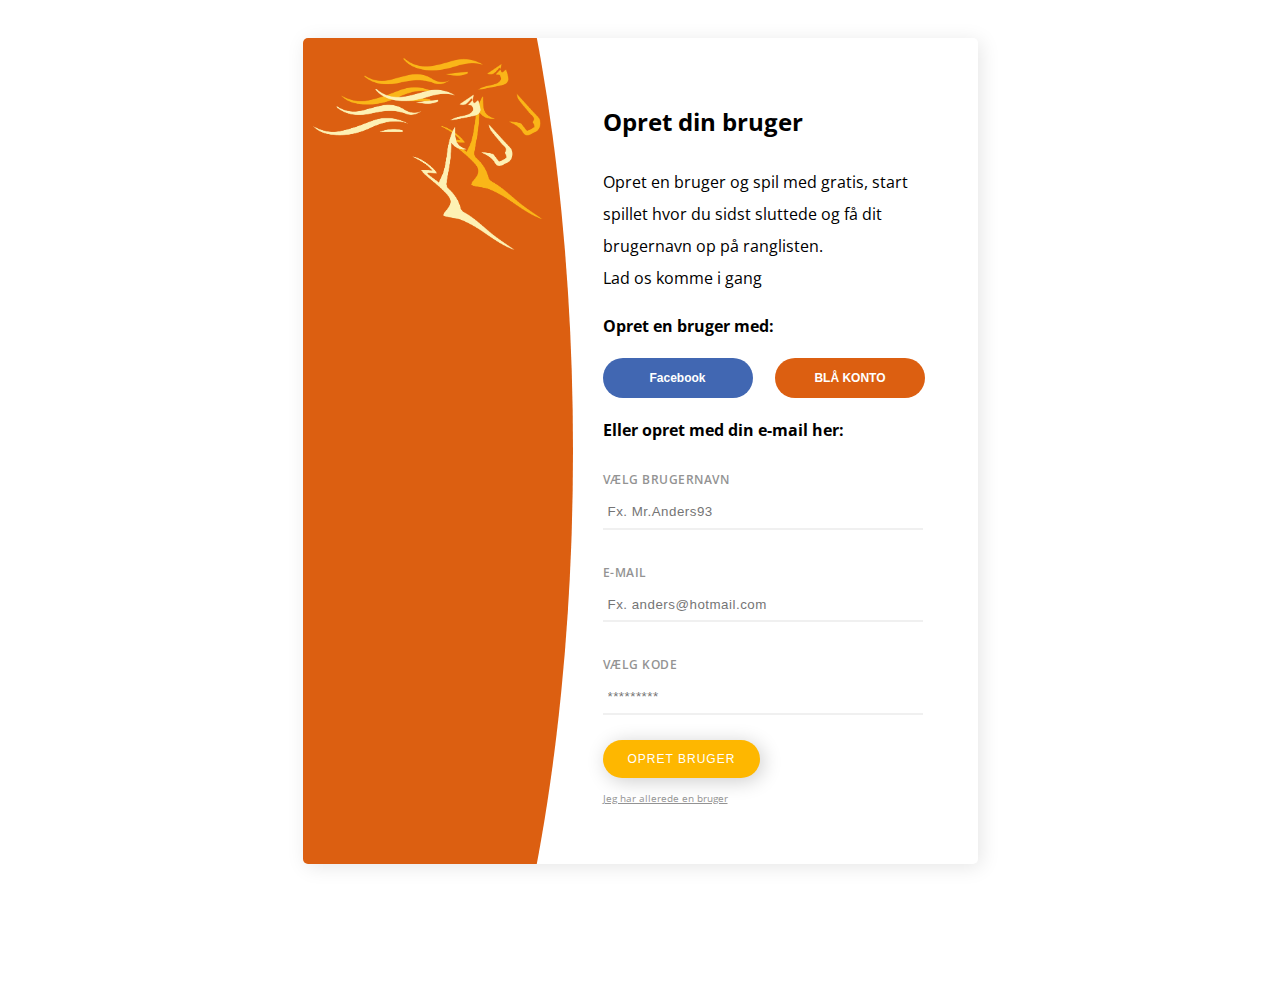
<file: opret.html>
<!DOCTYPE html>
<html lang="en">
  <head>
    <meta charset="UTF-8" />
    <meta name="viewport" content="width=device-width, initial-scale=1.0" />
    <meta http-equiv="X-UA-Compatible" content="ie=edge" />
    <title>Opret bruger</title>
    <!-- Font -->
    <link
      href="https://fonts.googleapis.com/css?family=Open+Sans&display=swap"
      rel="stylesheet"
    />
    <!-- Stylesheet -->
    <link rel="stylesheet" href="style/outputForm2.css" />
  </head>
  <body>
    <!-- KORREKT MODAL -->
    <div id="modalen">
      <div class="funds-success-message-container">
        <div class="funds-checkmark-text-container">
          <div class="funds-checkmark-container">
            <svg
              class="funds-checkmark"
              xmlns="http://www.w3.org/2000/svg"
              viewBox="0 0 52 52"
            >
              <circle
                class="funds-checkmark-circle"
                cx="26"
                cy="26"
                r="25"
                fill="none"
              />
              <path
                class="funds-checkmark-check"
                fill="none"
                d="M14.1 27.2l7.1 7.2 16.7-16.8"
              />
            </svg>

            <div class="funds-display-on-ie">
              <svg
                class="funds-ie-checkmark"
                xmlns="http://www.w3.org/2000/svg"
                viewBox="0 0 52 52"
              >
                <circle
                  class="funds-ie-checkmark-circle"
                  cx="26"
                  cy="26"
                  r="25"
                  fill="none"
                />
                <path
                  class="funds-ie-checkmark-check"
                  fill="none"
                  d="M14.1 27.2l7.1 7.2 16.7-16.8"
                />
              </svg>
            </div>
          </div>

          <h1 class="funds-success-done-text">Velkommen!</h1>
        </div>
        <div class="funds-success-message">
          <h2>Du er nu oprettet som bruger</h2>
          <a href="scene_1.html"> <p>Fortsæt til spillet</p></a>
        </div>
      </div>
    </div>
    <!-- FORKERT MODAL -->
    <div id="modalen_wrong">
      <div class="wrong-container">
        <h1 class="text">Noget gik galt!</h1>
        <h2>Du er allerede oprettet med denne mail</h2>
        <button class="luk"><p>Prøv igen</p></button>
      </div>
    </div>

    <!-- FORM-->
    <div class="modal">
      <div class="modal__container">
        <div class="modal__featured">
          <div class="modal__circle"></div>
          <img src="/billeder/spalsh.png" class="modal__product" />
          <!-- <p class="modal__product2">
            100% deposit returned <br />
            You can always cancel the order <br />
            100% battery in your pocket
          </p> -->
        </div>
        <div class="modal__content">
          <div class="hej">
            <h2>Opret din bruger</h2>
            <p>
              Opret en bruger og spil med gratis, start spillet hvor du sidst
              sluttede og få dit brugernavn op på ranglisten. <br />
              Lad os komme i gang
            </p>
            <strong> <p>Opret en bruger med:</p></strong>
            <div class="wrap-knap">
              <button class="fb-but">Facebook</button>
              <button class="fb-but dantoto">BLÅ KONTO</button>
            </div>
            <strong><p>Eller opret med din e-mail her:</p></strong>
          </div>
          <form id="add">
            <ul class="form-list">
              <li class="form-list__row">
                <label>Vælg brugernavn</label> <br />
                <input
                  type="text"
                  name="brugernavn"
                  required=""
                  placeholder="Fx. Mr.Anders93"
                />
              </li>

              <li class="form-list__row">
                <label>E-mail</label> <br />
                <input
                  type="email"
                  name="mail"
                  required=""
                  placeholder="Fx. anders@hotmail.com"
                />
              </li>
              <li class="form-list__row">
                <label>Vælg kode</label> <br />
                <input
                  type="password"
                  name="kode"
                  required=""
                  placeholder="*********"
                />
              </li>


              <li>
                <button type="submit" class="button">
                  OPRET BRUGER
                </button>
              </li>
              <a href="scene_1.html"
                ><p class="tilbage">Jeg har allerede en bruger</p></a
              >
            </ul>
          </form>
        </div>
      </div>
    </div>

    <script src="javascript/formJavascript.js"></script>
  </body>
</html>
</file>
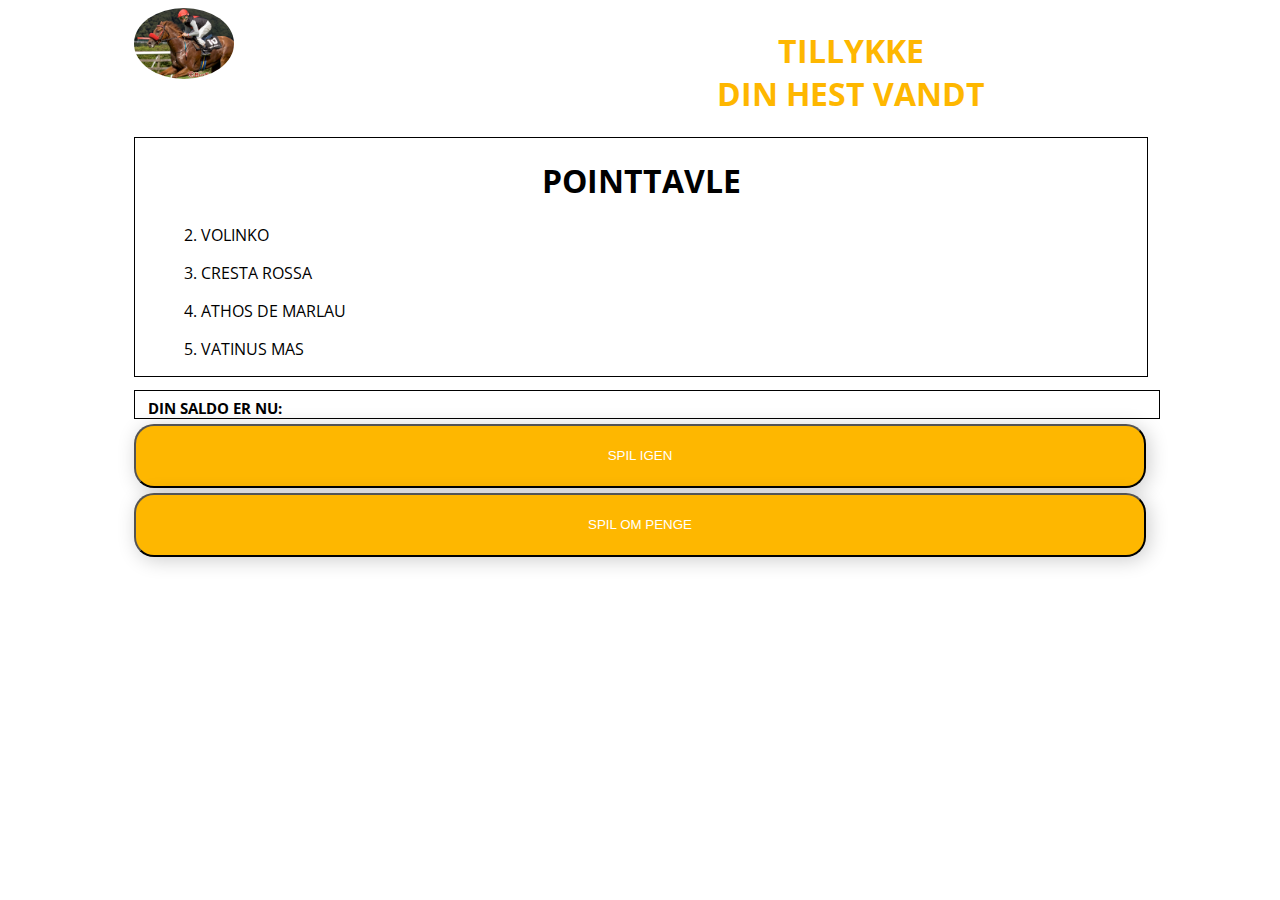
<file: rangliste.html>
<!DOCTYPE html>
<html lang="en">
  <head>
    <meta charset="UTF-8" />
    <meta name="viewport" content="width=device-width, initial-scale=1.0" />
    <meta http-equiv="X-UA-Compatible" content="ie=edge" />
    <!-- TITEL OG BESKRIVELSE  -->
    <title>Rangliste - Spil på heste</title>
    <meta
      name="description"
      content="This is an example of a meta description. This will often show up in search results."
    />
    <!-- FONT  -->
    <link
      href="https://fonts.googleapis.com/css?family=Open+Sans&display=swap"
      rel="stylesheet"
    />
    <!-- STYLE  -->
    <link rel="stylesheet" href="style/outputRangliste.css" />
  </head>
  <body>
    <section>
      <div class="vinder">
        <img src="billeder/Action Time_S6I0687i.jpg" alt="" />
        <h1>TILLYKKE <br />DIN HEST VANDT</h1>
        <!--     <h2>VINDER</h2> -->
      </div>
      <div class="rangliste">
        <h1>POINTTAVLE</h1>

        <ol start="2">
          <li><p class="write">VOLINKO</p></li>
          <li><p class="write">CRESTA ROSSA</p></li>
          <li><p class="write">ATHOS DE MARLAU</p></li>
          <li><p class="write">VATINUS MAS</p></li>
        </ol>
      </div>
      <div class="saldo">
        <div class="nysaldo">
          <h1>DIN SALDO ER NU:</h1>
          <p class="gevinsten">100 KR.</p>
        </div>
        <button class="knap igen">SPIL IGEN</button>
        <button class="knap dantoto">SPIL OM PENGE</button>
      </div>
    </section>
    <!-- SCRIPT  -->
    <script src="javascript/javascriptRangliste.js"></script>
  </body>
</html>
</file>
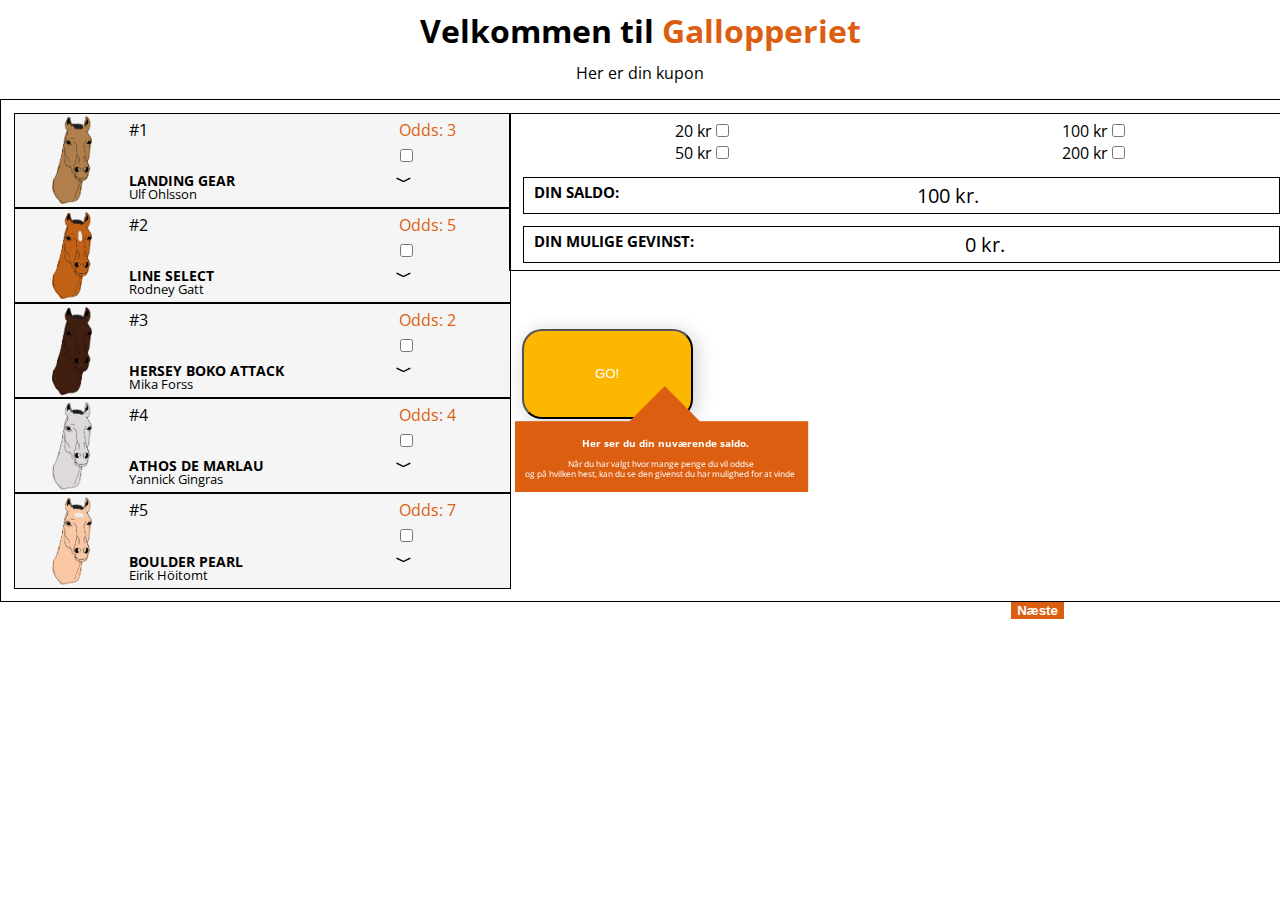
<file: scene_1.html>
<!DOCTYPE html>
<html lang="en">
  <head>
    <meta charset="UTF-8" />
    <meta name="viewport" content="width=device-width, initial-scale=1.0" />
    <meta http-equiv="X-UA-Compatible" content="ie=edge" />
    <!-- TITEL OG BESKRIVELSE  -->
    <title>Velkommen til Gallopperiet</title>
    <meta
      name="description"
      content="Spil hestevæddeløb nu. Lav din egen vinderkupon."
    />
    <!-- FONT  -->
    <link
      href="https://fonts.googleapis.com/css?family=Open+Sans&display=swap"
      rel="stylesheet"
    />
    <!-- STYLE  -->
    <link rel="stylesheet" href="style/outputScene1.css" />
  </head>
  <body>
    <!-- INDHOLD  -->
    <div class="velkommen">
      <h1>Velkommen til <span>Gallopperiet</span></h1>
      <p>Her er din kupon</p>
    </div>

    <!-- MENU MODAL -->
    <section id="modal">
      <!-- FORM-->
      <div class="modalen">
        <div class="modal__container">
          <div class="modal__featured">
            <div class="modal__circle"></div>
            <img src="billeder/spalsh.png" class="modal__product" />
            <!-- <p class="modal__product2">
          100% deposit returned <br />
          You can always cancel the order <br />
          100% battery in your pocket
        </p> -->
          </div>
          <div class="modal__content">
            <div class="logindWrap">
              <button class="luk">X</button>
              <h2>LOG IND</h2>
              <p>
                Log ind med din bruger og spil med gratis, start spillet hvor du
                sidst sluttede og få dit brugernavn op på ranglisten.
                <br />
                Lad os komme i gang
              </p>
            </div>
            <form>
              <ul class="form-list">
                <li class="form-list__row">
                  <label>Brugernavn</label> <br />
                  <input type="text" name="" placeholder="" />
                </li>

                <li class="form-list__row">
                  <label>Kode</label> <br />
                  <input type="password" name="" placeholder="*********" />
                </li>

                <li>
                  <button class="button" id="logind">
                    <a href="banen.html">LOG IND</a>
                  </button>
                  <button class="button" id="opret">
                    <a href="opret.html">OPRET EN BRUGER</a>
                  </button>
                </li>
              </ul>
            </form>
          </div>
        </div>
      </div>
    </section>
    <!-- FAKTABOKSE M. SVG -->
    <div class="faktaboks1">
      <svg
        id="Layer_1"
        data-name="Layer 1"
        xmlns="http://www.w3.org/2000/svg"
        width="151.37mm"
        height="55.44mm"
        viewBox="0 0 429.07 157.15"
      >
        <defs></defs>
        <title>boks1</title>
        <rect class="cls-1" x="4.27" y="53.2" width="419.33" height="101.28" />
        <rect
          class="cls-1"
          x="182.95"
          y="17.7"
          width="70.99"
          height="70.99"
          transform="translate(26.37 170.05) rotate(-45)"
        />
        <text class="cls-2" transform="translate(100.49 89.73)">
          Her ser du din nuværende saldo.
          <tspan class="cls-3">
            <tspan x="-20.99" y="28.8">
              Når du har valgt hvor mange penge du vil oddse
            </tspan>
            <tspan x="-82" y="43.2">
              og på hvilken hest, kan du se den givenst du har mulighed for at
              vinde
            </tspan>
          </tspan>
        </text>
      </svg>

      <button class="next1">Næste</button>
    </div>
    <div class="faktaboks2">
      <svg
        id="Layer_1"
        data-name="Layer 1"
        xmlns="http://www.w3.org/2000/svg"
        width="151.37mm"
        height="55.44mm"
        viewBox="0 0 429.07 157.15"
      >
        <defs></defs>
        <title>boks2</title>
        <rect class="cls-1" x="4.27" y="53.2" width="419.33" height="101.28" />
        <rect
          class="cls-1"
          x="182.95"
          y="17.7"
          width="70.99"
          height="70.99"
          transform="translate(26.37 170.05) rotate(-45)"
        />
        <text class="cls-2" transform="translate(89.31 87.83)">
          <tspan xml:space="preserve">Vælg hvor mange penge du vil oddse</tspan>
          <tspan class="cls-3">
            <tspan x="-63.8" y="28.8">
              Her kan du vælge hvor mange penge du vil oddse på din vinderhest
            </tspan>
          </tspan>
        </text>
      </svg>

      <button class="next2">Næste</button>
    </div>
    <div class="faktaboks3">
      <svg
        id="Layer_1"
        data-name="Layer 1"
        xmlns="http://www.w3.org/2000/svg"
        width="151.37mm"
        height="55.44mm"
        viewBox="0 0 429.07 157.15"
      >
        <defs></defs>
        <title>boks3</title>
        <rect class="cls-1" x="4.27" y="53.2" width="419.33" height="101.28" />
        <rect
          class="cls-1"
          x="182.95"
          y="17.7"
          width="70.99"
          height="70.99"
          transform="translate(26.37 170.05) rotate(-45)"
        />
        <text class="cls-2" transform="translate(73.16 72.62)">
          <tspan xml:space="preserve">
            Ved klik på pilen kan du læse mere om hesten.
          </tspan>
          <tspan class="cls-3">
            <tspan x="-53.25" y="28.8">
              Odds-nummeret fortæller dig hvor mange gange du får dine oddsede
            </tspan>
            <tspan x="101.42" y="43.2">penge tilbage.</tspan>
            <tspan x="-68.72" y="57.6">
              Træt af hovedregning? Husk at du kan se din mulige gevinst under
              “Din evt.
            </tspan>
            <tspan x="118.83" y="72">gevinst”</tspan>
          </tspan>
        </text>
      </svg>

      <button class="lukbox">Luk</button>
    </div>
    <main>
      <!--TEMPLATE-->
      <div class="data-container" id="horses"></div>

      <template id="heste-template">
        <article class="heste-article hest">
          <img class="data-billede" src="" alt="" />
          <div class="tekst">
            <p class="data-id"></p>
            <h1 class="data-hestenavn"></h1>
            <p class="data-jockeynavn"></p>
          </div>
          <div class="read">
            <p class="data-odds"></p>
            <input type="checkbox" class="choose" data-odds="" />
            <p class="more">﹀</p>
          </div>
          <p class="data-beskrivelse info"></p>
          <!--  <p class="data-odds"></p> -->
        </article>
      </template>

      <section id="saldo">
        <div class="bet">
          <label> 20 kr<input type="checkbox" class="tyve" /> </label>
          <label> 100 kr<input type="checkbox" class="ethund" /> </label>
          <label> 50 kr<input type="checkbox" class="halvtreds" /> </label>
          <label>200 kr<input type="checkbox" class="tohund"/></label>
        </div>
        <div class="dinSaldo">
          <h1>DIN SALDO:</h1>
          <p class="kr">100 kr.</p>
        </div>
        <div class="dinSaldo">
          <h1>DIN MULIGE GEVINST:</h1>
          <p class="gevinst">0 kr.</p>
        </div>
      </section>
      <section class="wrap">
        <!--         <section id="billede-section">
          <img src="billeder/spalsh.png" alt="" />
        </section> -->
        <button id="knap">GO!</button>
      </section>
    </main>

    <script src="javascript/javascriptScene1.js"></script>
  </body>
</html>
</file>
<file: style/output.css>
/* VARIABLER */

/* GENERELT */
html {
  background: url(../img/baggrund-01-01.png) no-repeat;
  -webkit-background-size: cover;
  -moz-background-size: cover;
  -o-background-size: cover;
  background-size: 100%;
  overflow-x: hidden;
}

body {
  font-family: "Open Sans", sans-serif;
  margin: 0;
}

body h1,
body p {
  color: white;
}
h1 {
  font-size: 20px;
}

img {
  width: 100%;
}

a {
  cursor: pointer;
}

/* HEADER & NAV */

/* HEADER & NAV */

/*MOBIL VERSION*/
.mobil {
  display: grid;
  background-color: white;
  width: 100%;
  margin-bottom: 40px;
}
.mobil_nav {
  display: none;
}
.burgermenu {
  display: grid;
  grid-template-columns: 1fr 1fr;
     background-color: rgba(146, 165, 96, 0.43);
}

.burger {
  cursor: pointer;

  border: none;
  justify-self: end;
  padding-bottom: 3em;
  padding-right: 3em;
  padding-left: 3em;
  padding-top: 3em;
}

header ul {
  list-style: none;
  margin: 0;
  padding: 0;

  display: grid;
  grid-template-rows: repeat(4, 1fr);
}

.nav_burger_logo {
  width: 100%;
}

.nav_burger_logo:hover {
  opacity: 0.6;
}

header li {
  padding-top: 30px;
  cursor: pointer;
  text-align: center;
  font-family: heebo, sans-serif;
  text-decoration: none;
  color: black;
  font-weight: 100;
}

header a {
  text-decoration: none;
  color: black;
}

header a:hover {
  color: darkgrey;
}

.bar1,
.bar2,
.bar3 {
  width: 30px;
  height: 1px;
  background-color: black;
  margin: 6px 0;
  transition: 0.4s;
}



nav {
  overflow: hidden;
  transition: 0s;
}

.topnav{
    display: none;
}

nav.show {
  max-height: 500px;
  display: block;
}

.change .bar1 {
  transform: rotate(-45deg) translate(-2px, 6px);
}

.change .bar2 {
  opacity: 0;
}

.change .bar3 {
  transform: rotate(45deg) translate(-4px, -8px);
}

.desktop_nav {
  display: none;
}

/*NAVIGATION PÅ DESKTOP*/
@media screen and (min-width: 768px) {
  .burgermenu {
    display: none;
  }

  .mobil {
    display: none;
  }

    .topnav{
        width: 100%;
        display: block;


    }

  .desktop_nav {

    display: grid;
margin-top: -3.5px;
      background-color: rgba(146, 165, 96, 0.43);

  }

  header li {
    padding-top: 0px;
  }

  .list {
    cursor: pointer;
    text-align: center;
    font-family: heebo, sans-serif;
    text-decoration: none;
    color: black;
    font-weight: 100;
  }

  .billede_li {
    margin-top: -15%;
    cursor: pointer;
  }

  .nav_logo {
    justify-self: center;
    width: 100%;
    height: 100px;
  }

  .nav_logo:hover {
    opacity: 0.6;
  }

  @media screen and (min-width: 1100px) {
    .nav_logo {
      width: 100%;
    }
  }

  @media screen and (min-width: 1300px) {
    .nav_logo {
      width: 100%;
    }
  }

  header ul {
    display: grid;
    grid-template-columns: repeat(5, 1fr);
    grid-template-rows: 1fr;
    padding-top: 30px;
  }

  a {
    text-decoration: none;
    text-align: center;
    font-family: heebo, sans-serif;
    text-decoration: none;
    color: black;
    font-weight: 100;
  }

  .dropdown {
    display: inline-block;
    overflow: hidden;
    transition: 0.3s;
    padding-top: 0px;
  }

  .dropdown-content {
    z-index: 90;
    display: none;

    position: relative;

    transition: 0.3s;
    text-align-last: center;
  }

  .dropdown-content a {
    padding: 12px 16px;
    text-decoration: none;
    cursor: pointer;
  }

  .dropdown:hover .dropdown-content {
    display: inline-grid;

    color: black;
    /*        position: fixed;*/
    text-align-last: center;
  }
}

/*ØVRE SEKTION*/


main {
  display: grid;
  grid-template-columns: 1fr;
  margin: 1vw;
}
.hint {
  font-size: 30px;
  color: white;
  text-align: center;
    padding: 30px;
}

/* SPLASH SPIL */
.sidebar-right {
  width: 80%;
    margin: auto;
  box-shadow: 10px 10px 10px 10px;
}

/* PROGRESS BAR */
.container {
padding: 20px 20px;
width: 80%;
   margin-left: 5%;

}

.container #progressbar {
  counter-reset: step;
}

.container #progressbar li {
  list-style: none;
  display: block;
  position: relative;
  text-align: center;
  color: white;
  margin: 0;

}

.container #progressbar li:before {
  content: counter(step);
  counter-increment: step;
    margin: auto;
  width: 80px;
  height: 80px;
  line-height: 80px;
  border-radius: 100%;
  display: block;
  text-align: center;
  background-color: #feb700;
  margin-left: 30vw;
  margin-top: 3vw;
  margin-bottom: 3vw;
}

#progressbar h1 {
  color: black;
  margin: auto;
  width: 70vw;


}

#progressbar p {
  color: black;
  margin: auto;
  width: 70vw;

}


/* CONTENT */
.allcontent {
  width: 100%;
  height: auto;
}

.allcontent section {
  display: grid;
  grid-template-columns: auto;
}

/*LYNSPILLET*/


.lynspil {
    width: 60%;

  font-size: 14px;
  height: auto;
margin: auto;
}

#mobilGone1,
#mobilGone2 {
  display: none;
}
.lynspiltxt {
  width: 500px;
  margin: auto;
  text-align: center;
  color: black;
}

/*TEKSTEN DER SKRIVES*/
.infomation_lynspil {
  color: black;
  text-align: center;
   font-size: 2em;
}

/*LYNSPILLET BOXE*/
.allcontent section .lynspil .lynspillet {
  background-color: #dc5f11;
  border-radius: 12px;
  color: black;
  font-size: 20px;
  text-align: center;
  margin-bottom: 50px;
}

.column {
  float: left;
  width: 50%;
  text-align: center;
}

.allcontent section .lynspil .lynspillet p {
  color: white;
}

.allcontent section .lynspil .lynspillet h1 {
  color: white;
  font-size: 24px;
  background-color: #feb700;
}

.allcontent section .lynspil .checkbox {
  font-size: 10px;
  color: white;
  cursor: pointer;
  margin-top: 10px;
  margin-bottom: 10px;
}

.amount {
  width: 90%;
  font-size: 1em;
  text-align: center;
  height: 30%;
  position: relative;
  cursor: pointer;
}

button {
  cursor: pointer;

border: 3 solid white;
  background-color: #dc5f11;
    color: white;

    background-color: ;
    padding: 10px 30px;
    margin-bottom: 10%;
}

button:hover{
    background-color: white;
    color: black;
}
/*VIDEO*/

#nyhed {
  display: none;
}

.mobil_version {
  color: black;
  text-align: center;
}

/*FOOTER*/
footer {
  background-color: #92a560;
  color: white;
  opacity: 0.8;
  width: 100%;
  text-align: center;
}

#tider img {
  width: 50%;
  height: 100px;
    padding: 30px 30px;
}

.kundeservice {
  background-color: WHITE;
  color: black;
  padding: 20px;
  text-align: center;
    width: 50%;
    margin: auto;
    margin-bottom: 10%;
}


@media screen and (min-width: 750px) {


  /*ØVRE SEKTION*/
  main {
    display: grid;
    grid-template-columns: 1fr 1fr;
    margin: 1vw;
  }


/* SPLASH SPIL */
.sidebar-right {
  width: 100%;
    height: auto;
    margin: auto;
  box-shadow: 10px 10px 10px 10px;
}




  .hint {
    font-size: 30px;
      line-height: 200%;
    color: black;
    position: absolute;
margin: auto;
    top:36vw;
  }

  /* PROGRESS BAR */
  .container {

    width: 100%;
    margin: auto;
      padding: 20px 20px;

  }

  .container #progressbar {
    counter-reset: step;

  }

  .container #progressbar li {
    list-style: none;
    display: inline-block;
    width: 30%;


    text-align: center;
    color: white;
  }

  .container #progressbar li:before {
    content: counter(step);
    counter-increment: step;
    width: 80px;
    height: 80px;
    line-height: 80px;
    border: 2px solid #feb700;
    border-radius: 100%;
    display: block;

    text-align: center;
    margin: 0 auto 10px auto;
    background-color: #feb700;
  }

  .container #progressbar li:after {
    content: "";
    position: absolute;
    width: 100%;
    height: 2px;

    top: 40px;
    left: -50%;
    z-index: -1;
  }

  .container #progressbar li:first-child:after {
    content: none;
  }

  .container #progressbar li.active a {
    color: white;
  }

  .container #progressbar li.active:before {
    border-color: #feb700;
  }

  #progressbar h1 {
    color: black;
    margin: auto;
    width: 25vw;

  }
  #progressbar p {
    color: black;
    margin: auto;
    width: 25vw;

  }

  /* CONTENT */
  .allcontent {
    width: 100%;
    height: auto;
  }

  .allcontent section {
    display: grid;
    grid-template-columns: auto;
  }

  /*LYNSPILLET*/

  .opdeling {
    margin-top: 10px;
    margin-bottom: 10px;
    width: 140%;
  }

  .lynspil {
    width: 300px;
    margin: auto;
  }

  /*TEKSTEN DER SKRIVES*/
  .infomation_lynspil {
    font-size: 27px;
    top: 100%;
    color: black;
    opacity: 0.7;
    text-align: center;


  }

  /*LYNSPILLET BOXE*/
  .allcontent section .lynspil .lynspillet {
    background-color: #dc5f11;
    border-radius: 12px;
    color: black;
    font-size: 20px;
    text-align: center;
    margin-bottom: 50px;
  }

  .column {
    float: left;
    width: 50%;
    text-align: center;
  }

  .allcontent section .lynspil .lynspillet p {
    color: white;
  }

  .allcontent section .lynspil .lynspillet h1 {
    color: white;
    font-size: 24px;
    background-color: #feb700;
  }

  .allcontent section .lynspil .checkbox {
    font-size: 10px;
    color: white;
    cursor: pointer;
    margin-top: 10px;
    margin-bottom: 10px;
  }

  .amount {
    width: 90%;
    font-size: 1em;
    text-align: center;
    height: 30%;
    position: relative;
    cursor: pointer;
  }


  .allcontent section {
    display: grid;
    grid-template-columns: auto auto;
    grid-gap: 20px;
  }

  #mobilGone1 {
    display: block;
  }

  button {
    cursor: pointer;
    margin-bottom: 20px;
  }

  /*VIDEO*/

  .mobil_version {
    color: black;
    text-align: center;
  }

  #nyhed {
    display: block;
    width: 50%;

    margin: auto;
  }

  /*FOOTER*/
  footer {
    background-color: #92a560;
    color: white;
    opacity: 0.8;
    width: 100%;
  }

  .kundeservice {
    background-color: WHITE;
    color: black;
    padding: 10px;
    text-align: center;
  }

    #tider img{
       width: 50%;
    }
}


@media screen and (min-width: 1024px) {


  /*ØVRE SEKTION*/
  main {
    display: grid;
    grid-template-columns: 1.5fr 1.2fr;
    margin-right: 4vw;
  }

  /* SPLASH SPIL */

  .hint {
   font-size: 50px;
      line-height: 200%;
    color: black;
    position: absolute;
margin: auto;
    top:20vw;

  }

    .sidebar-right {
    width: 100%;
    margin: auto;
  box-shadow: 10px 10px 10px 10px;
}




  /* PROGRESS BAR */
  .container {
    width: 140%;
    position: relative;
    right: 15%;
    top: 10%;
    margin-bottom: 50px;
  }

  .container #progressbar {
    counter-reset: step;
  }
  #progressbar ul {
    margin-left: 0px;
  }

  .container #progressbar li {
    list-style: none;
    display: inline-block;
    width: 30%;
    position: relative;
    text-align: center;
    color: white;
  }

  .container #progressbar li:before {
    content: counter(step);
    counter-increment: step;
    width: 80px;
    height: 80px;
    line-height: 80px;
    border: 2px solid #feb700;
    border-radius: 100%;
    display: block;
    text-align: center;
    margin: 0 auto 10px auto;
    background-color: #feb700;
  }

  .container #progressbar li:after {
    content: "";
    position: absolute;
    width: 100%;
    height: 2px;
    background-color: #ffffff;
    top: 40px;
    left: -50%;
    z-index: -1;
  }

  .container #progressbar li:first-child:after {
    content: none;
  }

  .container #progressbar li.active a {
    color: white;
  }

  .container #progressbar li.active:before {
    border-color: #feb700;
  }

  .container #progressbar li.active + li:after {
    background-color: #fff;
  }

  /* CONTENT */
  .allcontent {
    margin: auto;
    width: 900px;
    height: auto;
  }

  .allcontent section {
    display: grid;
    grid-template-columns: auto auto auto;
    grid-gap: 20px;
  }
  #progressbar p {
    width: 350px;
      font-size: 1em;
  }
  #progressbar h1 {
    width: 350px;
      font-size: 1.5em;
  }

  .fordele {
    width: 500px;
    margin: auto;
    text-align: center;
  }
  .fordele p {
    color: black;
  }
  .fordele h1 {
    color: black;
    font-size: 25px;
  }
  .fordele span {
    color: #dc5f11;
  }

  /*LYNSPILLET*/

  .opdeling {
   margin: auto;
    width: 100%;
  }

  .lynspil {


    font-size: 14px;
    height: 500px;


  }
  #mobilGone1,
  #mobilGone2 {
    display: block;
  }
  .lynspiltxt {
    width: 500px;
    margin: auto;
    text-align: center;
    color: black;
  }

  /*TEKSTEN DER SKRIVES*/
  .infomation_lynspil {
    font-size: 45px;
    margin: auto;
    color: black;
    opacity: 0.7;
    text-align: center;

  }

  /*LYNSPILLET BOXE*/
  .allcontent section .lynspil .lynspillet {
    background-color: #dc5f11;
    border-radius: 12px;
    color: black;
    font-size: 20px;
    text-align: center;
    margin-bottom: 50px;
  }

  .column {
    float: left;
    width: 50%;
    text-align: center;
  }

  .allcontent section .lynspil .lynspillet p {
    color: white;
  }

  .allcontent section .lynspil .lynspillet h1 {
    color: white;
    font-size: 24px;
    background-color: #feb700;
  }

  .allcontent section .lynspil .checkbox {
    font-size: 10px;
    color: white;
    cursor: pointer;
    margin-top: 10px;
    margin-bottom: 10px;
  }

  .amount {
    width: 90%;
    font-size: 1em;
    text-align: center;
    height: 30%;
    position: relative;
    cursor: pointer;
  }

  button {
    cursor: pointer;
    margin-bottom: 20px;
  }

  /*MOBIL ENHED*/

  .mobil_version {
    color: black;
    text-align: center;
      font-size: 2em;
  }

  #nyhed {
    display: block;
    width: 40%;

    margin: auto;

  }

  /*FOOTER*/
  footer {
    background-color: #92a560;
    color: white;
    opacity: 0.8;

    width: 100%;
  }

  .kundeservice {
    background-color: WHITE;
    color: black;
    padding: 30px 50px;
    text-align: center;
  }


  #footer {
    display: flex;
    flex-wrap: wrap;
    flex-direction: row;
    justify-content: space-between;
    margin-left: 2vw;
    margin-right: 4vw;
    text-align: left;
  }
  #persondata {
    flex-basis: 170px;
  }

  #kontakt {
    flex-basis: 180px;
  }

  #adresse {
    flex-basis: 170px;
  }

  #tider {
    flex-basis: 310px;
  }

  #tider img {
    width: 100%;
  }

}
</file>
<file: style/forsiden.spil.css>
html{
    overflow: hidden;

}

#stretch{
  width:100%;


    background-color: wheat;
}


.e-button {
    position: absolute;
    top: 50%;
    left: 40%;
  text-decoration: none;
  text-transform: uppercase;
  display: inline-block;
  background: linear-gradient(to right, #DC5F11 0%, #FEB700 100%);
  padding: 20px 60px;
  color: white;
  box-shadow: 0px 40px 30px -10px rgba(0, 0, 0, 0.3);
    cursor: pointer;

}
.e-button:hover {
  box-shadow: 0px 20px 15px -5px rgba(0, 0, 0, 0.5);
  -webkit-transform: translateY(10px);
          transform: translateY(10px);
}
.e-button:active {
  box-shadow: 0px 0px 0px 0px rgba(0, 0, 0, 0.8);
  -webkit-transform: translateY(15px);
          transform: translateY(15px);
}
</file>
<file: style/outputGoal.css>
/* VARIABLER */
/* GENERELT */
body {
  background-color: white;
  font-family: "Open Sans", sans-serif;
  margin: 0;
}

img {
  width: 100%;
}

svg {
  width: 100%;
  height: auto;
}

#Layer_1 {
  color: #f2f;
  animation: flash linear 1s 2;
}

@keyframes flash {
  0% {
    opacity: 1;
  }
  50% {
    opacity: 0.1;
  }
  100% {
    opacity: 1;
  }
}

.cls-1 {
  fill: #009444;
  opacity: 0.5;
}

.cls-1,
.cls-4,
.cls-5,
.cls-6 {
  stroke: #414042;
  stroke-width: 8px;
}

#vinder {
  fill: #dc5f11;
}

.cls-1,
.cls-2,
.cls-4,
.cls-5,
.cls-6 {
  stroke-miterlimit: 10;
}

.cls-2,
.cls-4 {
  fill: none;
}

.cls-2 {
  stroke: #fdb714;
  stroke-width: 42.46px;
}

.cls-3 {
  fill: #8c6339;
}

.cls-5 {
  fill: #414042;
}

.cls-6 {
  fill: #fdb714;
}

.cls-7 {
  fill: #515251;
}
</file>
<file: style/outputForm2.css>
/* VARIABLER */
/* GENERELT */
html,
body {
  margin: 0;
  line-height: 2;
  font-family: "Open Sans", sans-serif;
  color: #000000;
  width: 100%;
  height: 100%;
}

a {
  text-decoration: none;
  color: #ddd;
}

/* FORM*/
.button {
  color: #ffffff;
  background-color: #feb700;
  padding: 12px 25px;
  font-size: 12px;
  letter-spacing: 1px;
  text-transform: uppercase;
  border: 0;
  border-radius: 20px;
  outline: 0;
  box-shadow: 3px 3px 20px rgba(0, 0, 0, 0.2);
  transition: all 0.2s;
  cursor: pointer;
}

button:hover,
button:active,
button:focus {
  transform: scale(1.1);
}

input {
  min-height: 30px;
  width: 90%;
  padding-left: 5px;
  padding-right: 5px;
  letter-spacing: 0.5px;
  border: 0;
  border-bottom: 2px solid #f0f0f0;
}

input[type="tel"] {
  width: 30%;
}

input:valid {
  border-color: #24cf5f;
}

input:focus {
  outline: none;
  border-color: #dc5f11;
}

.form-list {
  padding-left: 0;
  list-style: none;
}

.form-list__row {
  margin-bottom: 25px;
}

.form-list__row label {
  text-transform: uppercase;
  font-weight: 600;
  font-size: 12px;
  letter-spacing: 0.5px;
  color: #939393;
}

.modal {
  display: flex;
  justify-content: center;
  align-items: center;
  margin-top: 3vw;
}

.modal img {
  padding-top: 20px;
  width: 100%;
}

.modal__container {
  display: flex;
  width: 80%;
  height: auto;

  border-radius: 5px;
  box-shadow: 3px 3px 20px rgba(0, 0, 0, 0.1);
}

.modal__featured {
  position: relative;
  flex: 1;
  min-width: 230px;
  padding: 20px;
  overflow: hidden;
  border-top-left-radius: 5px;
  border-bottom-left-radius: 5px;
  display: none;
}

.modal__circle {
  position: absolute;
  top: 0;
  left: 0;
  height: 200%;
  width: 200%;
  background-color: #dc5f11;
  border-radius: 50%;
  transform: translateX(-50%) translateY(-25%);
  display: none;
}

.modal__product {
  position: absolute;
  top: 0;
  left: 50%;
  max-width: 85%;
  transform: translateX(calc(-50% - 10px));
  display: none;
}

.modal__product2 {
  position: absolute;
  top: 25%;
  left: 70%;
  width: 100%;
  transform: translateX(calc(-50% - 10px));
  font-size: 12px;
  line-height: 2;
  color: white;
  display: none;
}

.modal__content {
  padding: 10px 5px;
  width: 300px;
}

.fb-but {
  height: 40px;
  width: 150px;
  color: white;
  background-color: #4167b2;
  border: none;
  font-size: 12px;
  font-weight: bold;
  cursor: pointer;
  border-radius: 20px;
  transition: all 0.2s;
}

.dantoto {
  background-color: #dc5f11;
}

.opretDiv {
  text-align: center;
}

.opretDiv p {
  font-size: 12px;
}

.wrap-knap {
  display: grid;
  grid-template-columns: auto auto;
}

.tilbage {
  font-size: 10px;
  text-decoration-line: underline;
  color: #939393;
}

/* MODAL  */
#modalen,
#modalen_wrong {
  top: 0;
  width: 100vw;
  height: 100vh;
  position: fixed;
  background-color: rgba(0, 0, 0, 0.7);
  /*display: none;*/
  opacity: 0;
  pointer-events: none;
  transition: 1s;
}

#modalen.vis {
  /*display: block;*/
  opacity: 1;
  pointer-events: all;
  transition: 0.5s;
}

#modalen_wrong.vis {
  /*display: block;*/
  opacity: 1;
  pointer-events: all;
  transition: 0.5s;
}

.wrong-container {
  font-family: "Open Sans", sans-serif;
  max-width: 500px;
  margin: 10vw auto;
  background-color: white;
}

.wrong-container p {
  font-size: 12pt;
  margin: 2vw;
  padding-bottom: 2vw;
  line-height: 27.2px;
  color: #feb700;
}

.wrong-container h1,
.wrong-container h2 {
  margin-left: 4vw;
  font-weight: 700;
  margin-top: 0px;
}

.wrong-container h1 {
  font-size: 28pt;
  margin-top: 45px;
}

.wrong-container h2 {
  font-size: 18pt;
  margin-top: 25px;
}

.luk {
  height: 65px;
  cursor: pointer;
  border: none;
  margin-left: 2vw;
  margin-bottom: 2vw;
}

.funds-success-message-container {
  font-family: "Open Sans", sans-serif;
  max-width: 500px;
  margin: 10vw auto;
  background-color: white;
}

.funds-success-message-container p {
  font-size: 12pt;
  padding-bottom: 1em;
  line-height: 27.2px;
  color: #feb700;
}

.funds-success-message-container h1,
.funds-success-message-container h2 {
  font-weight: 700;
  margin-top: 0px;
}

.funds-success-message-container h1 {
  font-size: 28pt;
  margin-top: 45px;
}

.funds-success-message-container h2 {
  font-size: 18pt;
  margin-top: 25px;
}

.funds-checkmark-text-container {
  display: block;
  width: auto;
  max-width: 500px;
  margin: 0 auto;
  text-align: center;
}

.funds-checkmark-container {
  height: 40px;
  padding: 0 4px 0 0px;
  display: inline-block;
  width: 70px;
  margin: 0 auto;
}

.funds-checkmark-container:after {
  clear: both;
}

.funds-success-done-text {
  vertical-align: middle;
  margin: 0;
  padding: 15px 0 0 0;
  display: inline;
}

.funds-success-message {
  text-align: center;
  margin-top: 2em;
}

.funds-success-message h2 {
  margin-top: 0px;
}

/* CHECKMARK */
.funds-checkmark-circle {
  stroke-dasharray: 166;
  stroke-dashoffset: 166;
  stroke-width: 5;
  stroke-miterlimit: 10;
  stroke: #33bb11;
  fill: none;
  -webkit-animation: stroke 0.6s cubic-bezier(0.65, 0, 0.45, 1) forwards;
  animation: stroke 0.6s cubic-bezier(0.65, 0, 0.45, 1) forwards;
}

.funds-checkmark {
  width: 56px;
  height: 56px;
  border-radius: 50%;
  display: block;
  stroke-width: 5;
  stroke: #ffffff;
  stroke-miterlimit: 10;
  margin: 10% auto;
  -webkit-box-shadow: inset 0px 0px 0px #33bb11;
  box-shadow: inset 0px 0px 0px #33bb11;
  -webkit-animation: fill 0.4s ease-in-out 0.4s forwards,
    scale 0.3s ease-in-out 0.9s both;
  animation: fill 0.4s ease-in-out 0.4s forwards,
    scale 0.3s ease-in-out 0.9s both;
}

.funds-checkmark-check {
  -webkit-transform-origin: 50% 50%;
  -ms-transform-origin: 50% 50%;
  transform-origin: 50% 50%;
  stroke-dasharray: 48;
  stroke-dashoffset: 48;
  -webkit-animation: stroke 0.3s cubic-bezier(0.65, 0, 0.45, 1) 0.8s forwards;
  animation: stroke 0.3s cubic-bezier(0.65, 0, 0.45, 1) 0.8s forwards;
}

.funds-display-on-ie {
  display: none;
}

@media screen and (-ms-high-contrast: active), (-ms-high-contrast: none) {
  .funds-display-on-ie {
    display: block;
  }
  .funds-checkmark {
    display: none;
  }
  .funds-ie-checkmark-circle {
    stroke-dasharray: 166;
    stroke-dashoffset: 166;
    stroke-width: 5;
    stroke-miterlimit: 10;
    stroke: #33bb11;
    fill: none;
    -webkit-animation: stroke 0.6s cubic-bezier(0.65, 0, 0.45, 1) forwards;
    animation: stroke 0.6s cubic-bezier(0.65, 0, 0.45, 1) forwards;
  }
  .funds-ie-checkmark {
    width: 56px;
    height: 56px;
    border-radius: 50%;
    display: block;
    stroke-width: 5;
    stroke: #ffffff;
    stroke-miterlimit: 10;
    margin: 10% auto;
    -webkit-box-shadow: inset 0px 0px 0px #33bb11;
    box-shadow: inset 0px 0px 0px #33bb11;
    -webkit-animation: fill 0.4s ease-in-out 0.4s forwards,
      scale 0.3s ease-in-out 0.9s both;
    animation: fill 0.4s ease-in-out 0.4s forwards,
      scale 0.3s ease-in-out 0.9s both;
  }
  .funds-ie-checkmark-check {
    -webkit-transform-origin: 50% 50%;
    -ms-transform-origin: 50% 50%;
    transform-origin: 50% 50%;
    -webkit-animation: stroke 0.3s cubic-bezier(0.65, 0, 0.45, 1) 0.8s forwards;
    animation: stroke 0.3s cubic-bezier(0.65, 0, 0.45, 1) 0.8s forwards;
  }
}

@keyframes stroke {
  100% {
    stroke-dashoffset: 0;
  }
}

@keyframes scale {
  0%,
  100% {
    -webkit-transform: none;
    transform: none;
  }
  50% {
    -webkit-transform: scale3d(1.1, 1.1, 1);
    transform: scale3d(1.1, 1.1, 1);
  }
}

@keyframes fill {
  100% {
    -webkit-box-shadow: inset 0px 0px 0px 30px #33bb11;
    box-shadow: inset 0px 0px 0px 30px #33bb11;
  }
}

@media screen and (min-width: 500px) {
  /* HEADER & NAV */
  #nav {
    width: 100%;
    height: 50px;
    background: linear-gradient(to bottom, #ae4a0c 0%, #dc5f11 100%);
  }

  #nav img {
    width: 160px;
  }

  #nav p {
    display: inline-block;
    margin: 01vw 2vw 2vw 2vw;
    float: right;
    color: white;
  }

  /* FORM*/
  .button {
    color: #ffffff;
    background-color: #feb700;
    padding: 12px 25px;
    font-size: 12px;
    letter-spacing: 1px;
    text-transform: uppercase;
    border: 0;
    border-radius: 20px;
    outline: 0;
    box-shadow: 3px 3px 20px rgba(0, 0, 0, 0.2);
    transition: all 0.2s;
    cursor: pointer;
  }

  button:hover,
  button:active,
  button:focus {
    transform: scale(1.1);
  }

  input {
    min-height: 30px;
    width: 90%;
    padding-left: 5px;
    padding-right: 5px;
    letter-spacing: 0.5px;
    border: 0;
    border-bottom: 2px solid #f0f0f0;
  }

  input[type="tel"] {
    width: 30%;
  }

  input:valid {
    border-color: #24cf5f;
  }

  input:focus {
    outline: none;
    border-color: #dc5f11;
  }

  .form-list {
    padding-left: 0;
    list-style: none;
  }

  .form-list__row {
    margin-bottom: 25px;
  }

  .form-list__row label {
    text-transform: uppercase;
    font-weight: 600;
    font-size: 12px;
    letter-spacing: 0.5px;
    color: #939393;
  }

  .modal {
    display: flex;
    justify-content: center;
    align-items: center;
    margin-top: 3vw;
  }

  .modal img {
    padding-top: 20px;
    width: 100%;
  }

  .modal__container {
    display: flex;
    width: 675px;
    height: 100%;
    margin-bottom: 125px;
    background-color: #ffffff;
    border-radius: 5px;
    box-shadow: 3px 3px 20px rgba(0, 0, 0, 0.1);
  }

  .modal__featured {
    position: relative;
    flex: 1;
    min-width: 230px;
    padding: 20px;
    overflow: hidden;
    border-top-left-radius: 5px;
    border-bottom-left-radius: 5px;
    display: block;
  }

  .modal__circle {
    position: absolute;
    top: 0;
    left: 0;
    height: 200%;
    width: 200%;
    background-color: #dc5f11;
    border-radius: 50%;
    transform: translateX(-50%) translateY(-25%);
    display: block;
  }

  .modal__product {
    position: absolute;
    top: 0;
    left: 50%;
    max-width: 85%;
    transform: translateX(calc(-50% - 10px));
    display: block;
  }

  .modal__product2 {
    position: absolute;
    top: 25%;
    left: 70%;
    width: 100%;
    transform: translateX(calc(-50% - 10px));
    font-size: 12px;
    line-height: 2;
    color: white;
    display: block;
  }

  .modal__content {
    padding: 40px 30px;
    width: 700px;
  }

  .fb-but {
    height: 40px;
    width: 150px;
    color: white;
    background-color: #4167b2;
    border: none;
    font-size: 12px;
    font-weight: bold;
    cursor: pointer;
    border-radius: 20px;
    transition: all 0.2s;
  }

  .dantoto {
    background-color: #dc5f11;
  }

  .opretDiv {
    text-align: center;
  }

  .opretDiv p {
    font-size: 12px;
  }

  .wrap-knap {
    display: grid;
    grid-template-columns: auto auto;
  }

  .tilbage {
    font-size: 10px;
    text-decoration-line: underline;
    color: #939393;
  }

  /* MODAL  */
  #modalen,
  #modalen_wrong {
    top: 0;
    width: 100vw;
    height: 100vh;
    position: fixed;
    background-color: rgba(0, 0, 0, 0.7);
    /*display: none;*/
    opacity: 0;
    pointer-events: none;
    transition: 1s;
  }

  #modalen.vis {
    /*display: block;*/
    opacity: 1;
    pointer-events: all;
    transition: 0.5s;
  }

  #modalen_wrong.vis {
    /*display: block;*/
    opacity: 1;
    pointer-events: all;
    transition: 0.5s;
  }

  .wrong-container {
    font-family: "Open Sans", sans-serif;
    max-width: 500px;
    margin: 10vw auto;
    background-color: white;
  }

  .wrong-container p {
    font-size: 12pt;
    margin: 2vw;
    padding-bottom: 2vw;
    line-height: 27.2px;
    color: #feb700;
  }

  .wrong-container h1,
  .wrong-container h2 {
    margin-left: 4vw;
    font-weight: 700;
    margin-top: 0px;
  }

  .wrong-container h1 {
    font-size: 28pt;
    margin-top: 45px;
  }

  .wrong-container h2 {
    font-size: 18pt;
    margin-top: 25px;
  }

  .luk {
    height: 65px;
    cursor: pointer;
    border: none;
    margin-left: 2vw;
    margin-bottom: 2vw;
  }

  .funds-success-message-container {
    font-family: "Open Sans", sans-serif;
    max-width: 500px;
    margin: 10vw auto;
    background-color: white;
  }

  .funds-success-message-container p {
    font-size: 12pt;
    padding-bottom: 1em;
    line-height: 27.2px;
    color: #feb700;
  }

  .funds-success-message-container h1,
  .funds-success-message-container h2 {
    font-weight: 700;
    margin-top: 0px;
  }

  .funds-success-message-container h1 {
    font-size: 28pt;
    margin-top: 45px;
  }

  .funds-success-message-container h2 {
    font-size: 18pt;
    margin-top: 25px;
  }

  .funds-checkmark-text-container {
    display: block;
    width: auto;
    max-width: 500px;
    margin: 0 auto;
    text-align: center;
  }

  .funds-checkmark-container {
    height: 40px;
    padding: 0 4px 0 0px;
    display: inline-block;
    width: 70px;
    margin: 0 auto;
  }

  .funds-checkmark-container:after {
    clear: both;
  }

  .funds-success-done-text {
    vertical-align: middle;
    margin: 0;
    padding: 15px 0 0 0;
    display: inline;
  }

  .funds-success-message {
    text-align: center;
    margin-top: 2em;
  }

  .funds-success-message h2 {
    margin-top: 0px;
  }

  /* CHECKMARK */
  .funds-checkmark-circle {
    stroke-dasharray: 166;
    stroke-dashoffset: 166;
    stroke-width: 5;
    stroke-miterlimit: 10;
    stroke: #33bb11;
    fill: none;
    -webkit-animation: stroke 0.6s cubic-bezier(0.65, 0, 0.45, 1) forwards;
    animation: stroke 0.6s cubic-bezier(0.65, 0, 0.45, 1) forwards;
  }

  .funds-checkmark {
    width: 56px;
    height: 56px;
    border-radius: 50%;
    display: block;
    stroke-width: 5;
    stroke: #ffffff;
    stroke-miterlimit: 10;
    margin: 10% auto;
    -webkit-box-shadow: inset 0px 0px 0px #33bb11;
    box-shadow: inset 0px 0px 0px #33bb11;
    -webkit-animation: fill 0.4s ease-in-out 0.4s forwards,
      scale 0.3s ease-in-out 0.9s both;
    animation: fill 0.4s ease-in-out 0.4s forwards,
      scale 0.3s ease-in-out 0.9s both;
  }

  .funds-checkmark-check {
    -webkit-transform-origin: 50% 50%;
    -ms-transform-origin: 50% 50%;
    transform-origin: 50% 50%;
    stroke-dasharray: 48;
    stroke-dashoffset: 48;
    -webkit-animation: stroke 0.3s cubic-bezier(0.65, 0, 0.45, 1) 0.8s forwards;
    animation: stroke 0.3s cubic-bezier(0.65, 0, 0.45, 1) 0.8s forwards;
  }

  .funds-display-on-ie {
    display: none;
  }

  @media screen and (-ms-high-contrast: active), (-ms-high-contrast: none) {
    .funds-display-on-ie {
      display: block;
    }
    .funds-checkmark {
      display: none;
    }
    .funds-ie-checkmark-circle {
      stroke-dasharray: 166;
      stroke-dashoffset: 166;
      stroke-width: 5;
      stroke-miterlimit: 10;
      stroke: #33bb11;
      fill: none;
      -webkit-animation: stroke 0.6s cubic-bezier(0.65, 0, 0.45, 1) forwards;
      animation: stroke 0.6s cubic-bezier(0.65, 0, 0.45, 1) forwards;
    }
    .funds-ie-checkmark {
      width: 56px;
      height: 56px;
      border-radius: 50%;
      display: block;
      stroke-width: 5;
      stroke: #ffffff;
      stroke-miterlimit: 10;
      margin: 10% auto;
      -webkit-box-shadow: inset 0px 0px 0px #33bb11;
      box-shadow: inset 0px 0px 0px #33bb11;
      -webkit-animation: fill 0.4s ease-in-out 0.4s forwards,
        scale 0.3s ease-in-out 0.9s both;
      animation: fill 0.4s ease-in-out 0.4s forwards,
        scale 0.3s ease-in-out 0.9s both;
    }
    .funds-ie-checkmark-check {
      -webkit-transform-origin: 50% 50%;
      -ms-transform-origin: 50% 50%;
      transform-origin: 50% 50%;
      -webkit-animation: stroke 0.3s cubic-bezier(0.65, 0, 0.45, 1) 0.8s
        forwards;
      animation: stroke 0.3s cubic-bezier(0.65, 0, 0.45, 1) 0.8s forwards;
    }
  }

  @keyframes stroke {
    100% {
      stroke-dashoffset: 0;
    }
  }

  @keyframes scale {
    0%,
    100% {
      -webkit-transform: none;
      transform: none;
    }
    50% {
      -webkit-transform: scale3d(1.1, 1.1, 1);
      transform: scale3d(1.1, 1.1, 1);
    }
  }

  @keyframes fill {
    100% {
      -webkit-box-shadow: inset 0px 0px 0px 30px #33bb11;
      box-shadow: inset 0px 0px 0px 30px #33bb11;
    }
  }
}

@media only screen and (max-width: 768px) {
  .funds-checkmark-text-container {
    display: block;
  }
  .funds-checkmark-container {
    height: auto;
    padding: 0;
    display: block;
    width: 100%;
  }
}
</file>
<file: style/outputRangliste.css>
/* VARIABLER */
/* GENERELT */
body {
  background-color: white;
  font-family: "Open Sans", sans-serif;
}

body img {
  width: 100%;
}

body h1,
body h2,
body li,
body p {
  color: black;
}

section {
  width: 100%;
  height: auto;
}

section .vinder {
  display: grid;
  grid-template-columns: auto auto;
  text-align: center;
  margin: auto;
  width: 100%;
}

section .vinder img {
  width: 100%;
  border-radius: 50%;
  max-width: 100px;
}

section .rangliste {
  border: solid 1px black;
  margin: auto;
  width: 100%;
}
section .vinder h1 {
  color: #feb700;
}

section .rangliste h1 {
  text-align: center;
}

section .rangliste ol {
  margin-left: 2vw;
}

section .saldo {
  display: grid;
  grid-template-columns: 1fr;
  margin-top: 1vw;
  grid-gap: 5px;
}

section .saldo .nysaldo {
  display: grid;
  grid-template-columns: auto auto;
  border: solid 1px black;
  width: 300px;
  padding-left: 1vw;
}

section .saldo .nysaldo h1 {
  margin: 0;
  font-size: 15px;
  margin-top: 7px;
}

section .saldo .nysaldo p {
  margin-top: 7px;
  margin-bottom: 0;
}

section .saldo .knap {
  cursor: pointer;
  height: 10vw;
  right: 0;
  color: #ffffff;
  background-color: #feb700;
  border-radius: 20px;
  box-shadow: 3px 3px 20px rgba(0, 0, 0, 0.2);
  transition: all 0.2s;
}

section .saldo button:hover,
section .saldo button:active,
section .saldo button:focus {
  transform: scale(1.1);
}

@media screen and (min-width: 500px) {
  section {
    width: 80%;
    margin: auto;


  }

  section .vinder {
    display: grid;

    text-align: center;
    margin: auto;

  }

  section .vinder img {
    width: 100%;
    border-radius: 50%;
    max-width: 100px;
  }

  section .rangliste {
    border: solid 1px black;
    margin: auto;
    width: 100%;
  }

  section .rangliste h1 {
    text-align: center;
  }

  section .rangliste ol {
    margin-left: 2vw;
  }

  section .saldo {
    display: grid;
    grid-template-columns: 1fr;
    margin-top: 1vw;
    grid-gap: 5px;
  }

  section .saldo .nysaldo {
    display: grid;

    border: solid 1px black;
    width: 100%;
    padding-left: 1vw;
  }

  section .saldo .nysaldo h1 {
    margin: 0;
    font-size: 15px;
    margin-top: 7px;
  }

  section .saldo .nysaldo p {
    margin-top: 7px;
    margin-bottom: 0;
  }

  section .saldo .knap {
    cursor: pointer;
    width: 100%;
    height: 5vw;
    right: 0;
    color: #ffffff;
    background-color: #feb700;
    border-radius: 20px;
    box-shadow: 3px 3px 20px rgba(0, 0, 0, 0.2);
    transition: all 0.2s;
  }

  section .saldo button:hover,
  section .saldo button:active,
  section .saldo button:focus {
    transform: scale(1.1);
  }
}
</file>
<file: style/outputScene1.css>
@charset "UTF-8";
/* VARIABLER */
/* GENERELT */
body {
  background-color: rgba(255, 255, 255, 0.6);
  font-family: "Open Sans", sans-serif;
  margin: 0;

}

img {
  width: 100%;
}
* header & nav */ #nav {
  width: 100%;
  height: 50px;
  background: linear-gradient(to bottom, #ae4a0c 0%, #dc5f11 100%);
}
/* VELKOMMEN DIV */
.velkommen {
  height: auto;
  line-height: 40px;
     text-align: center;
}

.velkommen span {
  color: #dc5f11;
     text-align: center;
}

.velkommen p {
  font-size: 15px;
    text-align: center;
}

/* VÆLG HESTE */
main {
  padding: 1vw;
  width: 100%;
  height: auto;
  display: grid;
  grid-template-columns: 1fr;
  grid-template-rows: 1fr;


}



main .wrap {
  padding: 1vw;
  display: grid;
  grid-template-columns: auto;

}

#horses {
  width: 100%;
  height: auto;
  background-color: white;
}

.hest {
  width: 100%;
  height: auto;
  background-color: whitesmoke;
  border: solid 1px black;
  display: grid;
  grid-template-columns: 0.6fr 1fr 0.5fr;
  border-bottom: solid 1px black;
}

.hest img {
  width: 100%;
  max-width: 40px;
  margin: auto;
}

.hest .tekst {
  line-height: 0;
}

.hest .read {
  line-height: 0;
}

.hest .more {
  font-weight: bold;
  cursor: pointer;
}

.hest .data-odds {
  margin-left: 3px;
}

.hest .info {
  line-height: 1;
  grid-column: 1 / span 3;
  padding-left: 0.5vw;
  padding-right: 0.5vw;
  margin-top: 0;
  display: none;
}

.hest h1 {
  font-size: 14px;
  font-weight: bolder;
  margin-top: 4vw;
}
.data-jockeynavn {
  font-size: 13px;
}
.data-odds {
  color: #dc5f11;
}
/* BET */
#saldo {
  width: auto;
  border: solid 1px black;
  margin-top: 5vw;
}

#saldo .bet {
  display: grid;
  grid-template-columns: auto auto;
  text-align: center;
  margin-top: 0.5vw;
}

#saldo .dinSaldo {
  display: grid;
  grid-template-columns: auto auto;
  border: solid 1px black;
  margin: 1vw 1vw 0vw 1vw;
  padding-left: 0.5vw;
  padding-right: 0.5vw;
}

#saldo .dinSaldo p {
  font-size: 20px;
  margin: 0.3vw;
}

#saldo .dinSaldo h1 {
  margin: 0.3vw;
  font-size: 15px;
}

/* NEDRE SEKTION */
#billede-section img {
  display: none;
}

#knap {
  cursor: pointer;
  width: 12vh;
  height: 5vh;
  margin-top: 3vw;
  color: #ffffff;
  background-color: #feb700;
  border-radius: 20px;
  box-shadow: 3px 3px 20px rgba(0, 0, 0, 0.2);
  transition: all 0.2s;
}

button:hover,
button:active,
button:focus {
  transform: scale(1.1);
}

/* FORM */
form .button {
  color: #ffffff;
  background-color: #feb700;
  padding: 2vw 5vw;
  font-size: 12px;
  letter-spacing: 1px;
  text-transform: uppercase;
  border: 0;
  border-radius: 20px;
  outline: 0;
  box-shadow: 3px 3px 20px rgba(0, 0, 0, 0.2);
  transition: all 0.2s;
  cursor: pointer;
}

form .button a {
  color: #ffffff;
}


.form-list {
  padding-left: 0;
  list-style: none;
}

.form-list__row {
  margin-bottom: 25px;
}

.form-list__row label {
  text-transform: uppercase;
  font-weight: 600;
  font-size: 12px;
  letter-spacing: 0.5px;
  color: #939393;
}

.modalen {
  display: flex;
  justify-content: center;
  align-items: center;
  margin-top: 3vw;
    margin: auto;
}



.modalen a {
  text-decoration: none;
  color: #ffffff;
}

.modalen input {
  min-height: 30px;
  width: 100%;
margin: auto;
  letter-spacing: 0.5px;
  border: 0;
  border-bottom: 2px solid #f0f0f0;
    margin: auto;
}

.modalen input[type="tel"] {
  width: 30%;
}

.modalen input:focus {
  outline: none;
  border-color: #dc5f11;
}

.modal__container {
  display: flex;
    margin: auto;

  background-color: #ffffff;
  border-radius: 5px;
  box-shadow: 3px 3px 20px rgba(0, 0, 0, 0.1);
}

.modal__featured {
  position: relative;
  flex: 1;
  min-width: 230px;
  padding: 20px;
  overflow: hidden;
  border-top-left-radius: 5px;
  border-bottom-left-radius: 5px;
  display: none;


}

.modal__circle {
  display: none;
}

.modal__product {
  display: none;
}

.modal__product2 {
  display: none;
}

.modal__content {
  padding: 40px 30px;
  width: 100%;
}

.fb-but {
  height: 40px;
  width: 150px;
  color: white;
  background-color: #4167b2;
  border: none;
  font-size: 12px;
  font-weight: bold;
  cursor: pointer;
  border-radius: 20px;
  transition: all 0.2s;
}

.logindWrap {
  text-align: center;
}

.logindWrap p {
  font-size: 12px;
  font-weight: bold;
}

.wrap-knap {
  display: grid;
  grid-template-columns: auto auto;
}

/* MODAL  */
#modal {
  top: 0;
  width: 100vw;
  height: 100vh;
  position: fixed;
  background-color: rgba(0, 0, 0, 0.7);
  /*display: none;*/
  opacity: 0;
  pointer-events: none;
  transition: 1s;
    margin: auto;
}

#modal.vis {
  /*display: block;*/
  opacity: 1;
  pointer-events: all;
  transition: 0.5s;
}

.luk {
  float: right;
  border: 1px solid;
  height: 20px;
  cursor: pointer;
}

.faktaboks1 {
  position: absolute;
  top: 30vw;
  left: 40vw;
  width: 300px;
  display: none;
}

.faktaboks1 svg {
  width: 100%;
  height: auto;
  max-width: 380px;
}

.faktaboks1 button {
  color: #ffffff;
  background-color: #dc5f11;
  border: 0;
  cursor: pointer;
  position: absolute;
  left: 39vw;
  top: 17vw;
  font-weight: bold;
}

.faktaboks1 .cls-1 {
  fill: #dc5f11;
}

.faktaboks1 .cls-2 {
  font-size: 14px;
  fill: #ffffff;
  font-family: OpenSans-Bold, Open Sans;
  font-weight: 700;
}

.faktaboks1 .cls-3 {
  font-size: 12px;
  font-family: OpenSans, Open Sans;
  font-weight: 400;
}

.faktaboks2 {
  position: absolute;
  top: 20vw;
  left: 40vw;
  width: 300px;
  display: none;
}

.faktaboks2 svg {
  width: 100%;
  height: auto;
  max-width: 380px;
}

.faktaboks2 button {
  color: #ffffff;
  background-color: #dc5f11;
  border: 0;
  cursor: pointer;
  position: absolute;
  left: 39vw;
  top: 17vw;
  font-weight: bold;
}
.faktaboks2 .cls-1 {
  fill: #dc5f11;
}

.faktaboks2 .cls-2 {
  font-size: 12px;
  fill: #ffffff;
  font-family: OpenSans-Bold, Open Sans;
  font-weight: 700;
}

.faktaboks2 .cls-3 {
  font-family: OpenSans, Open Sans;
  font-weight: 400;
}

.faktaboks3 {
  position: absolute;
  top: 25vw;
  left: 17vw;
  width: 300px;
  display: none;
}

.faktaboks3 svg {
  width: 100%;
  height: auto;
  max-width: 380px;
}

.faktaboks3 button {
  color: #ffffff;
  background-color: #dc5f11;
  border: 0;
  cursor: pointer;
  position: absolute;
  left: 42vw;
  top: 17vw;
  font-weight: bold;
}

.faktaboks3 .cls-1 {
  fill: #dc5f11;
}

.faktaboks3 .cls-2 {
  font-size: 12px;
  fill: #ffffff;
  font-family: OpenSans-Bold, Open Sans;
  font-weight: 700;
}

.faktaboks3 .cls-3 {
  font-family: OpenSans, Open Sans;
  font-weight: 400;
}

@media screen and (min-width: 500px) {
  /* HEADER & NAV */
  #nav {
    width: 100%;
    height: 50px;
    background: linear-gradient(to bottom, #ae4a0c 0%, #dc5f11 100%);
  }

  #nav img {
    width: 160px;
  }

  #nav p {
    display: inline-block;
    margin: 01vw 2vw 2vw 2vw;
    float: right;
    color: white;
  }

  /* VELKOMMEN DIV */
  .velkommen {
    width: 500px;
    height: auto;
    margin: auto;
    line-height: 20px;
    text-align: center;
  }

  .velkommen span {
    color: #dc5f11;
  }

  .velkommen p {
    font-size: 16px;
  }

  /* VÆLG HESTE */
  main {
    padding: 1vw;
    width: 100%;
    height: auto;
    border: solid 1px black;
    display: grid;
    grid-template-columns: 0.5fr 1.5fr;
    grid-template-rows: 0.5fr 1fr;
  }

  main .wrap {
    padding: 1vw;
    display: grid;
    grid-template-columns: auto auto;
    grid-column: 2;
    grid-row: 2;
  }

  #horses {
    width: 55vh;
    height: auto;
    background-color: white;
    grid-column: 1;
    grid-row: 1 / span 2;
  }

  .hest {
    width: 100%;
    height: auto;
    background-color: whitesmoke;
    border: solid 1px black;
    display: grid;
    grid-template-columns: 0.6fr 1.4fr 0.6fr;
    border-bottom: solid 1px black;
  }

  .hest img {
    width: 100%;
    max-width: 40px;
    margin: auto;
  }

  .hest .tekst {
    line-height: 0;
  }

  .hest .read {
    line-height: 0;
  }

  .hest .more {
    font-weight: bold;
    cursor: pointer;
  }

  .hest .data-odds {
    margin-left: 3px;
  }

  .hest .info {
    line-height: 1.3;
    grid-column: 1 / span 3;
    padding-left: 0.5vw;
    padding-right: 0.5vw;
    margin-top: 0;
    display: none;
  }

  .hest h1 {
    font-size: 14px;
  }

  /* BET */
  #saldo {
    width: auto;
    border: solid 1px black;
    margin-top: 0;
  }

  #saldo .bet {
    display: grid;
    grid-template-columns: auto auto;
    text-align: center;
    margin-top: 0.5vw;
  }

  #saldo .dinSaldo {
    display: grid;
    grid-template-columns: auto auto;
    border: solid 1px black;
    margin: 1vw 1vw 0vw 1vw;
    padding-left: 0.5vw;
    padding-right: 0.5vw;
  }

  #saldo .dinSaldo p {
    font-size: 20px;
    margin: 0.3vw;
  }

  #saldo .dinSaldo h1 {
    margin: 0.3vw;
  }

  /* NEDRE SEKTION */
  #billede-section img {
    width: 100%;
    max-width: 250px;
    display: block;
  }

  #knap {
    cursor: pointer;
    width: 19vh;
    height: 10vh;
    margin-top: 3.5vw;
    color: #ffffff;
    background-color: #feb700;
    border-radius: 20px;
    box-shadow: 3px 3px 20px rgba(0, 0, 0, 0.2);
    transition: all 0.2s;
  }

  button:hover,
  button:active,
  button:focus {
    transform: scale(1.1);
  }

  /* FORM */
  form .button {
    color: #ffffff;
    background-color: #feb700;
    padding: 12px 25px;
    font-size: 12px;
    letter-spacing: 1px;
    text-transform: uppercase;
    border: 0;
    border-radius: 20px;
    outline: 0;
    box-shadow: 3px 3px 20px rgba(0, 0, 0, 0.2);
    transition: all 0.2s;
    cursor: pointer;
  }

  form .button a {
    color: #ffffff;
  }

  /* input:valid {
  border-color: #24cf5f;
} */
  .form-list {
    padding-left: 0;
    list-style: none;
  }

  .form-list__row {
    margin-bottom: 25px;
  }

  .form-list__row label {
    text-transform: uppercase;
    font-weight: 600;
    font-size: 12px;
    letter-spacing: 0.5px;
    color: #939393;
  }

  .modalen {
    display: flex;
    justify-content: center;
    align-items: center;
    margin-top: 3vw;
  }

  .modalen img {
    padding-top: 80px;
    width: 100%;
  }

  .modalen a {
    text-decoration: none;
    color: #ffffff;
  }

  .modalen input {
    min-height: 30px;
    width: 90%;
    padding-left: 5px;
    padding-right: 5px;
    letter-spacing: 0.5px;
    border: 0;
    border-bottom: 2px solid #f0f0f0;
  }

  .modalen input[type="tel"] {
    width: 30%;
  }

  .modalen input:focus {
    outline: none;
    border-color: #dc5f11;
  }

  .modal__container {
    display: flex;
    width: 585px;
    height: 375px;
    margin-bottom: 125px;
    background-color: #ffffff;
    border-radius: 5px;
    box-shadow: 3px 3px 20px rgba(0, 0, 0, 0.1);
  }

  .modal__featured {
    position: relative;
    flex: 1;
    min-width: 230px;
    padding: 20px;
    overflow: hidden;
    border-top-left-radius: 5px;
    border-bottom-left-radius: 5px;
    display: block;
  }

  .modal__circle {
    position: absolute;
    top: 0;
    left: 0;
    height: 200%;
    width: 200%;
    background-color: #dc5f11;
    border-radius: 50%;
    transform: translateX(-50%) translateY(-25%);
    display: block;
  }

  .modal__product {
    position: absolute;
    top: 0;
    left: 50%;
    max-width: 85%;
    transform: translateX(calc(-50% - 10px));
    display: block;
  }

  .modal__product2 {
    position: absolute;
    top: 25%;
    left: 70%;
    width: 100%;
    transform: translateX(calc(-50% - 10px));
    font-size: 12px;
    line-height: 2;
    color: white;
    display: block;
  }

  .modal__content {
    padding: 10px 5px;
    width: 700px;
  }

  .fb-but {
    height: 40px;
    width: 150px;
    color: white;
    background-color: #4167b2;
    border: none;
    font-size: 12px;
    font-weight: bold;
    cursor: pointer;
    border-radius: 20px;
    transition: all 0.2s;
  }

  .logindWrap {
    text-align: center;
  }

  .logindWrap p {
    font-size: 12px;
    font-weight: bold;
  }

  .wrap-knap {
    display: grid;
    grid-template-columns: auto auto;
  }

  /* MODAL  */
  #modal {
    top: 0;
    width: 100vw;
    height: 100vh;
    position: fixed;
    background-color: rgba(0, 0, 0, 0.7);
    /*display: none;*/
    opacity: 0;
    pointer-events: none;
    transition: 1s;
  }

  #modal.vis {
    /*display: block;*/
    opacity: 1;
    pointer-events: all;
    transition: 0.5s;
  }

  .luk {
    float: right;
    border: 1px solid;
    height: 20px;
    cursor: pointer;
  }

  .faktaboks1 {
    display: block;
  }
}
</file>
